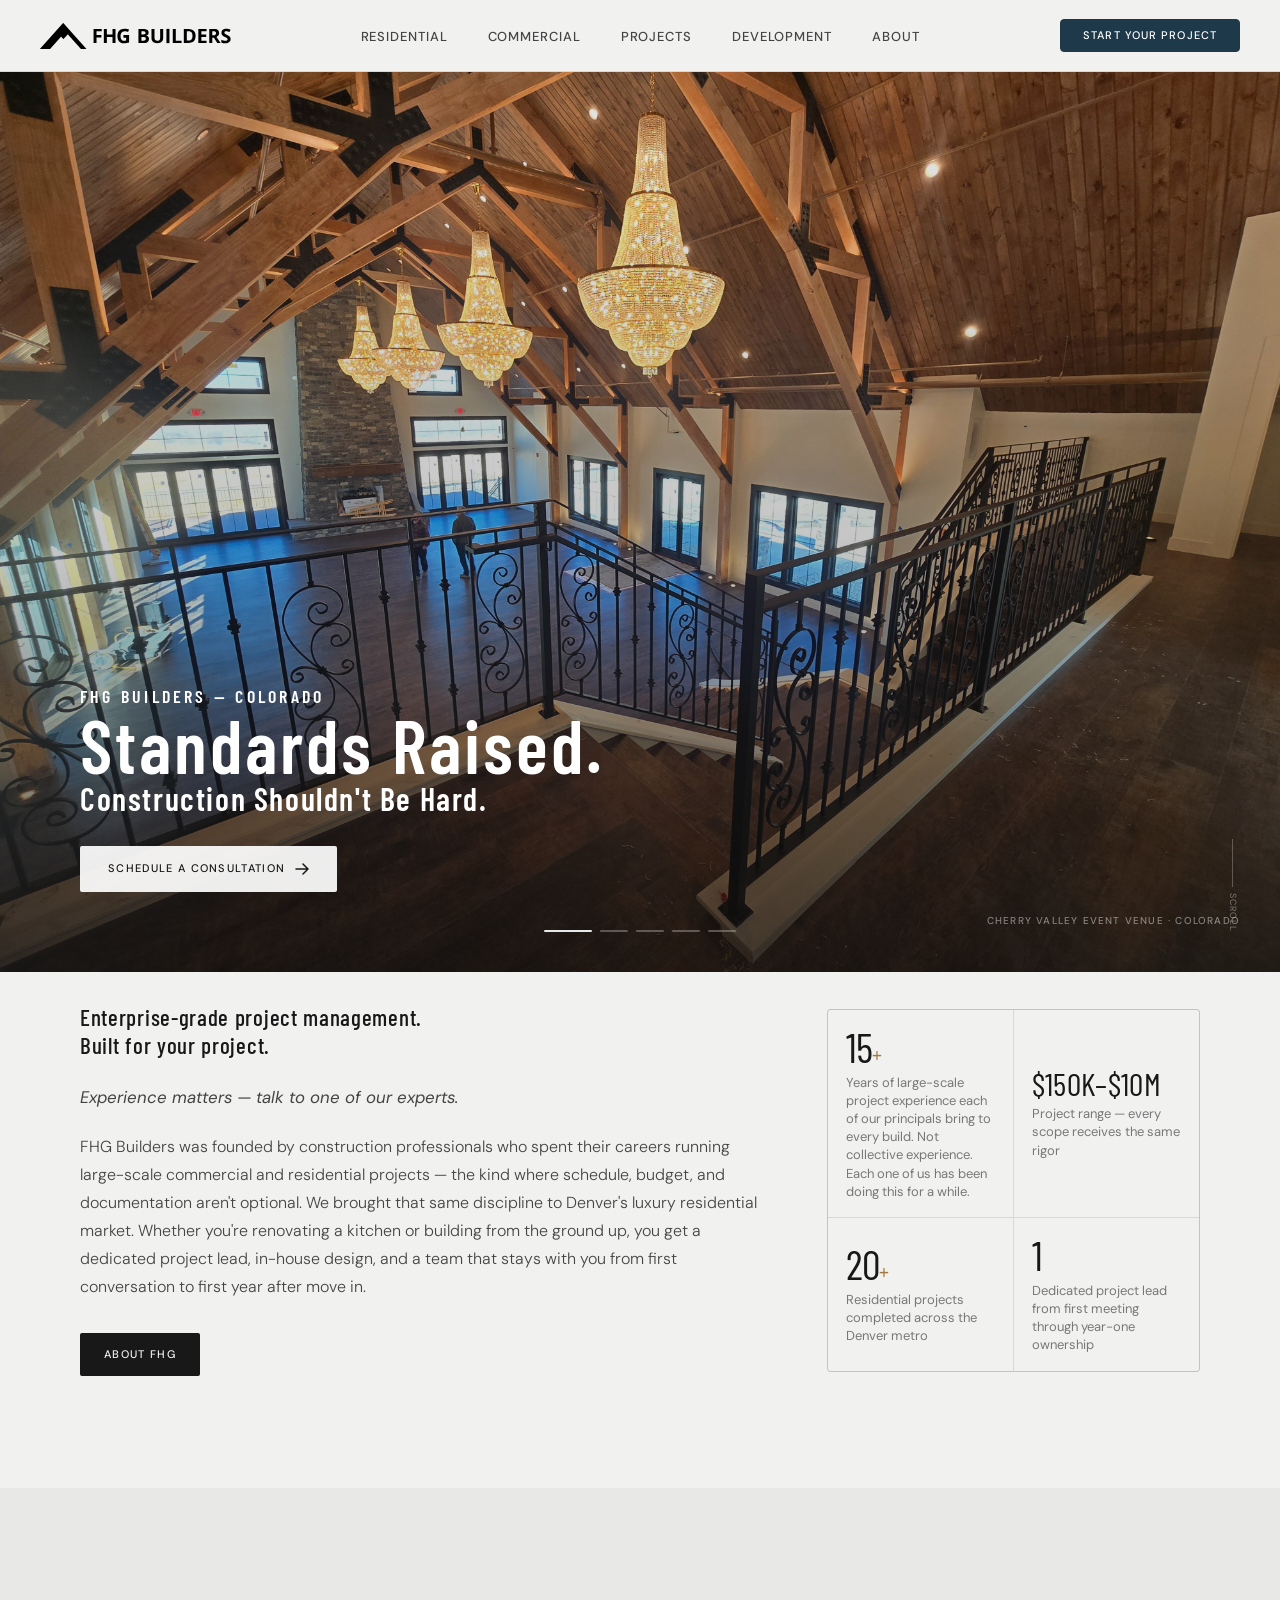
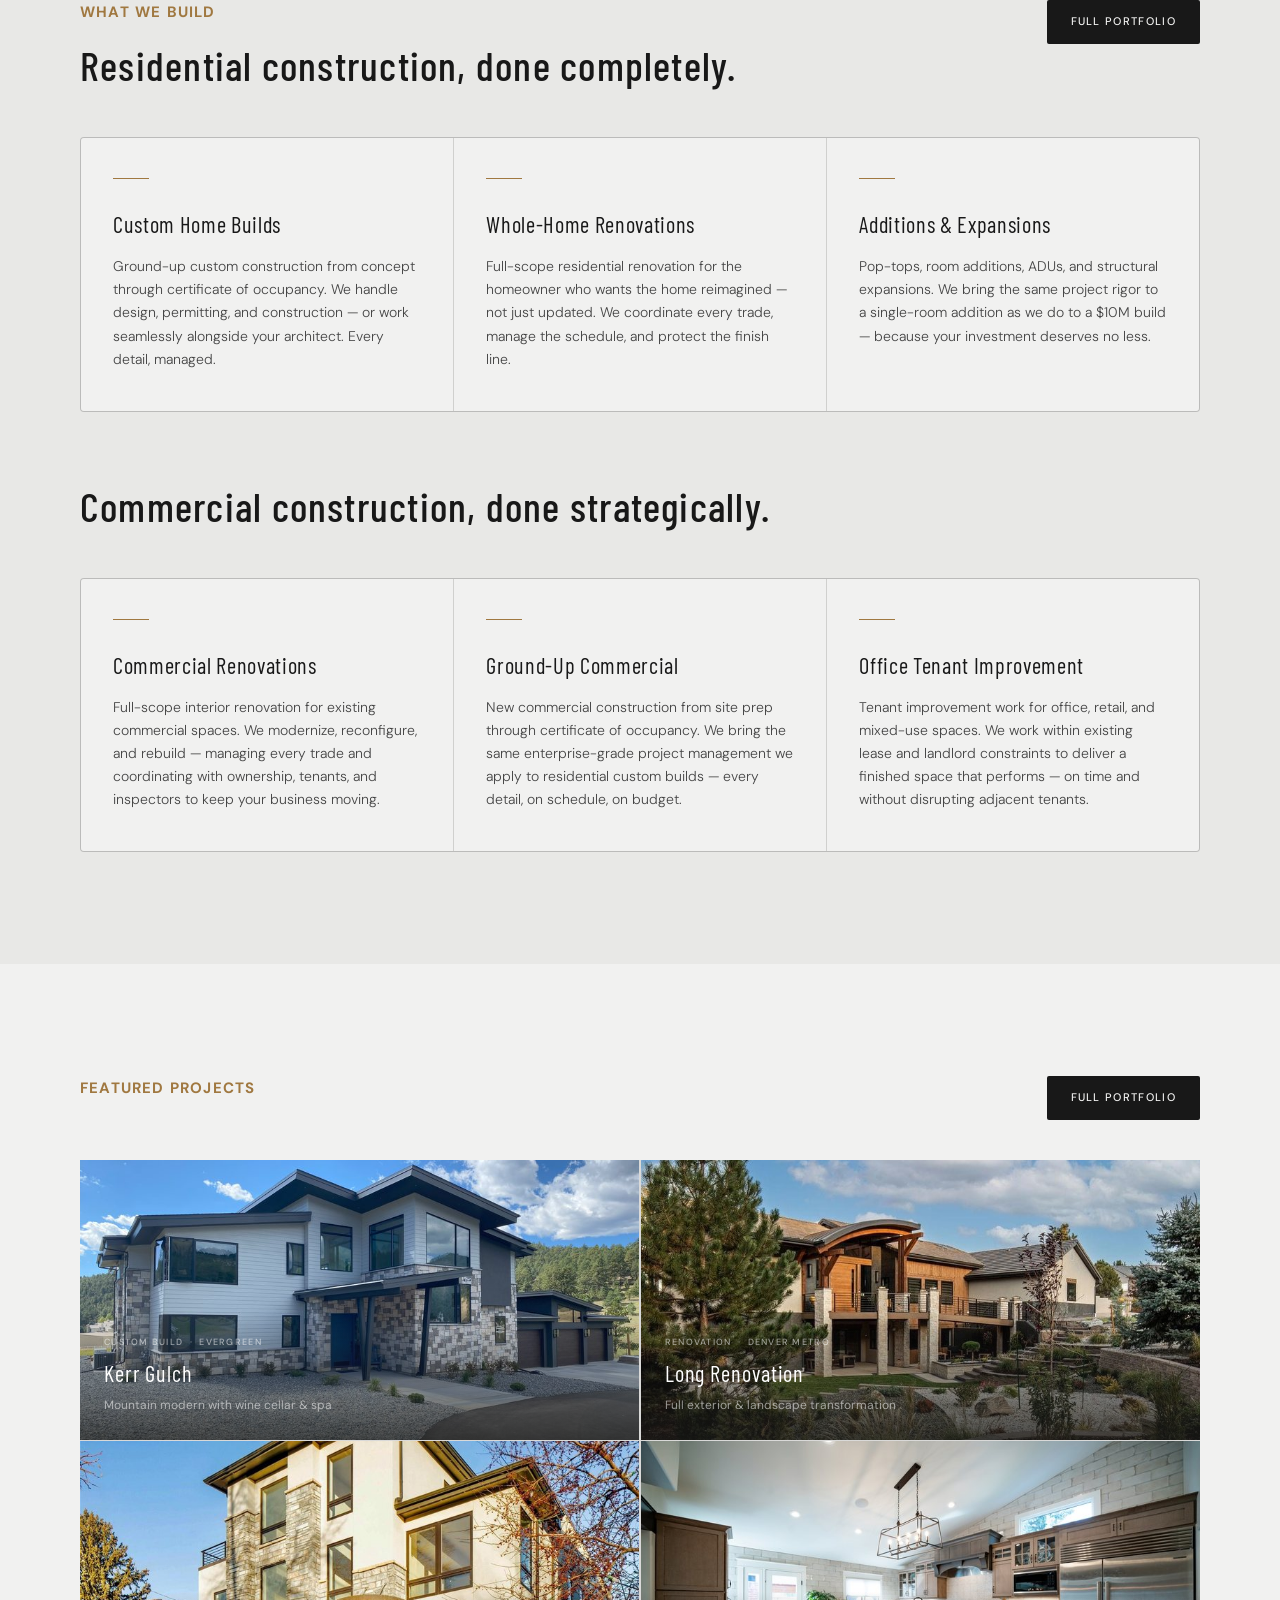
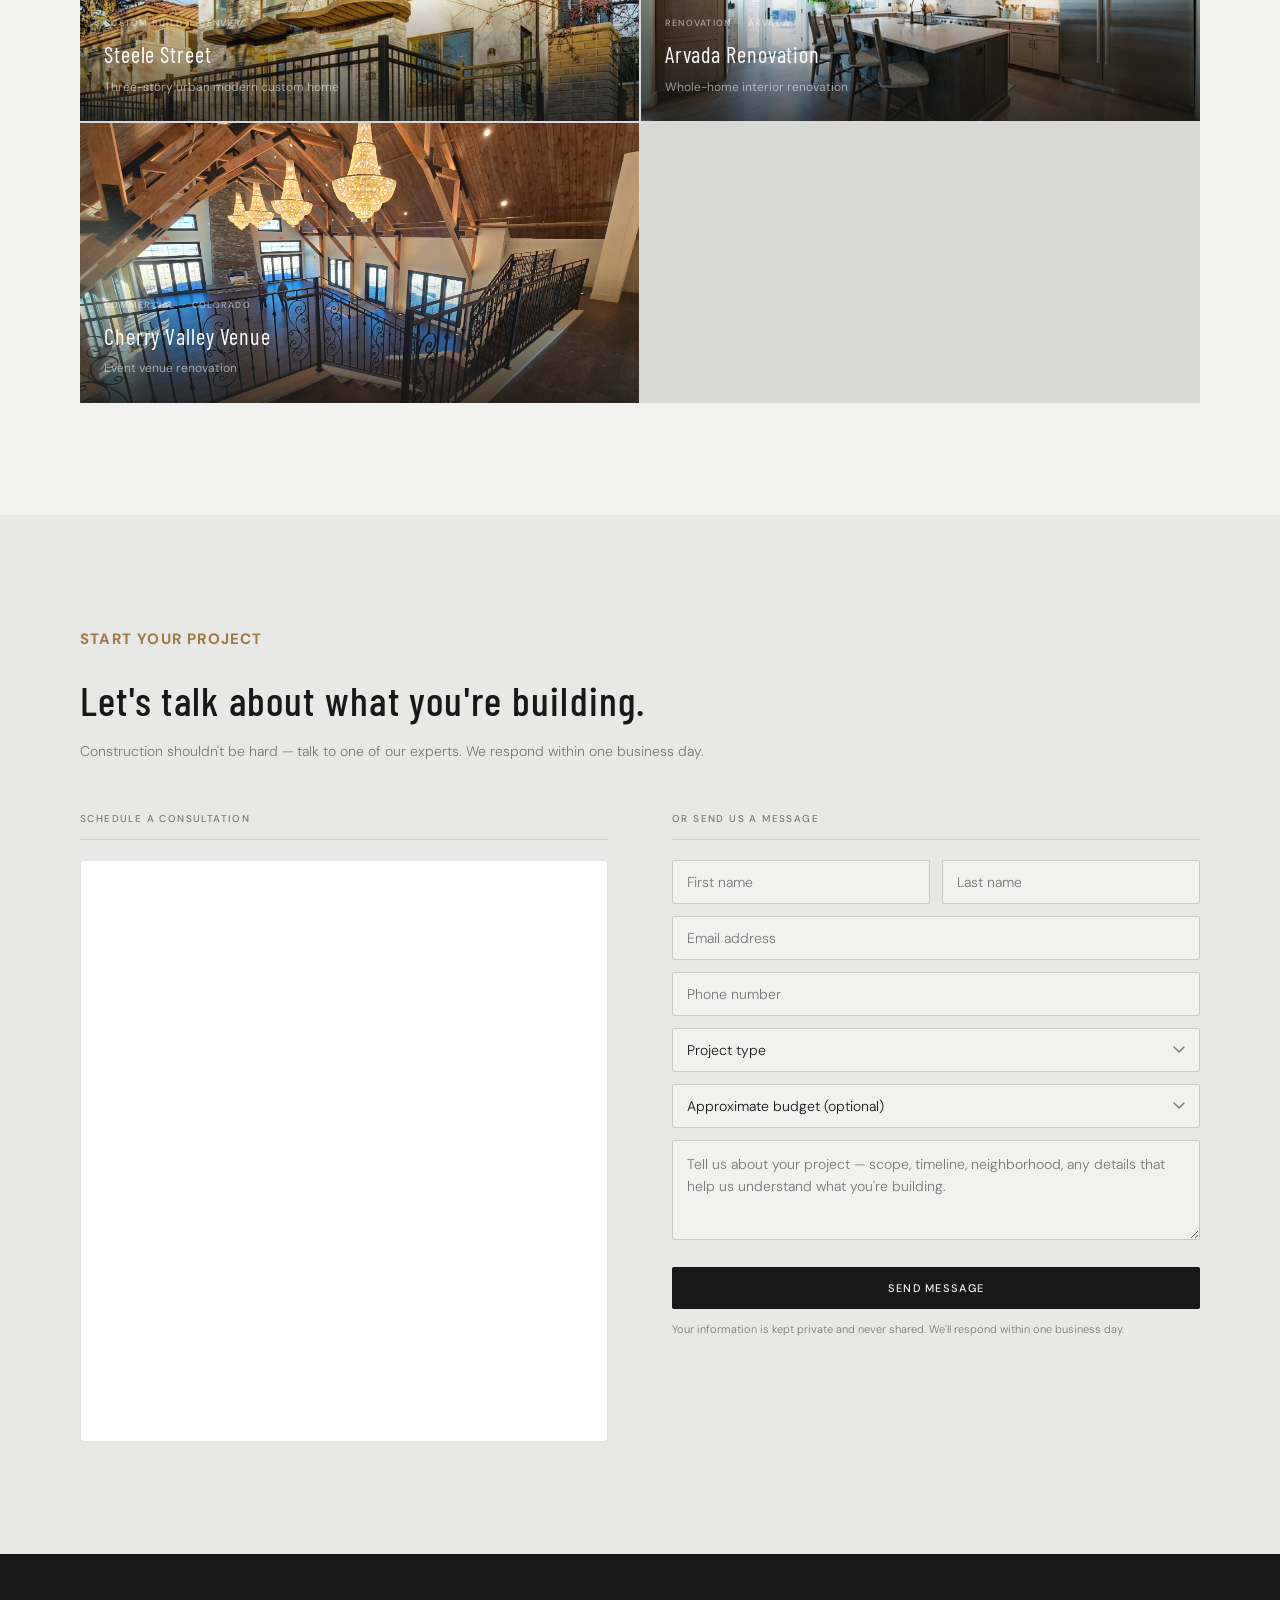
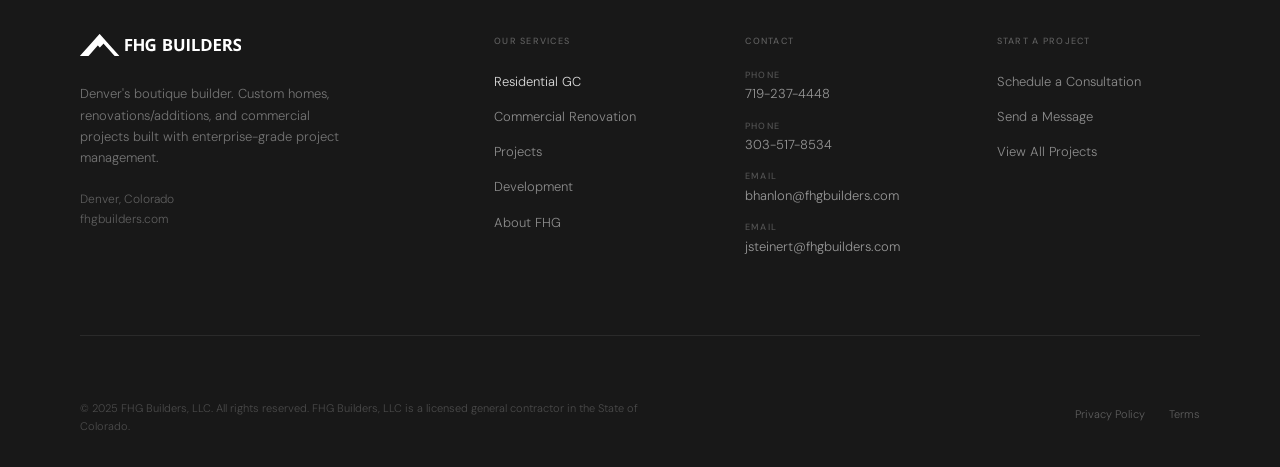
<file: index.html>
<!DOCTYPE html>
<html lang="en">
<head>
<meta charset="UTF-8">
<meta name="viewport" content="width=device-width, initial-scale=1.0">
<title>FHG Builders | Denver Construction — Residential, Commercial & Development</title>
<meta name="description" content="FHG Builders is Denver's boutique construction firm — residential custom homes, renovations, commercial build-outs, and development projects built with enterprise-grade project management.">
<link rel="preconnect" href="https://fonts.googleapis.com">
<link rel="preconnect" href="https://fonts.gstatic.com" crossorigin>
<link href="https://fonts.googleapis.com/css2?family=Barlow+Condensed:wght@300;400;500;600&family=DM+Sans:ital,wght@0,300;0,400;0,500;1,300&display=swap" rel="stylesheet">

<link rel="stylesheet" href="css/main.css">
</head>
<body>

<!-- ============================================================
     NAV
     ============================================================ -->
<nav class="nav" id="main-nav">
  <div class="nav-inner">
    <a href="/" class="nav-logo" aria-label="FHG Builders — Home">
      <svg xmlns="http://www.w3.org/2000/svg" viewBox="0 0 701.27 95.66" aria-hidden="true">
        <g>
          <path d="M207.99,74.02h-10.93V21.64h30.02v9.1h-19.1v13.51h17.77v9.06h-17.77v20.71Z"/>
          <path d="M277.85,74.02h-11.07v-22.61h-20.74v22.61h-11.11V21.64h11.11v20.53h20.74v-20.53h11.07v52.38Z"/>
          <path d="M307.02,44.6h20.78v27.16c-2.75.91-5.6,1.63-8.56,2.17s-6.32.81-10.07.81c-5.21,0-9.63-1.03-13.26-3.08s-6.39-5.09-8.28-9.1-2.83-8.95-2.83-14.8c0-5.49,1.06-10.25,3.17-14.26s5.21-7.12,9.28-9.32,9.05-3.3,14.92-3.3c2.77,0,5.51.3,8.2.9s5.15,1.37,7.34,2.33l-3.69,8.89c-1.6-.81-3.43-1.49-5.48-2.04s-4.2-.82-6.45-.82c-3.22,0-6.03.74-8.4,2.22s-4.22,3.55-5.52,6.22-1.95,5.8-1.95,9.4c0,3.42.47,6.44,1.4,9.08s2.4,4.71,4.41,6.2,4.62,2.24,7.85,2.24c1.58,0,2.91-.08,3.99-.23s2.11-.32,3.06-.48v-10.93h-9.92v-9.24Z"/>
          <path d="M362.15,21.64h16.3c6.97,0,12.25.98,15.84,2.94s5.37,5.4,5.37,10.32c0,1.98-.32,3.77-.95,5.37s-1.55,2.91-2.74,3.94-2.65,1.7-4.37,2.01v.36c1.74.36,3.32.97,4.73,1.85s2.54,2.14,3.39,3.8,1.27,3.86,1.27,6.61c0,3.18-.78,5.9-2.33,8.17s-3.77,4.01-6.65,5.21-6.3,1.81-10.26,1.81h-19.6V21.64ZM373.26,42.38h6.45c3.22,0,5.46-.51,6.7-1.52s1.86-2.51,1.86-4.5-.73-3.45-2.2-4.32-3.79-1.31-6.97-1.31h-5.84v11.64ZM373.26,51.2v13.65h7.24c3.34,0,5.67-.64,6.99-1.93s1.97-3.02,1.97-5.2c0-1.29-.29-2.42-.86-3.4s-1.53-1.74-2.88-2.29-3.21-.82-5.57-.82h-6.88Z"/>
          <path d="M453.21,21.64v33.89c0,3.61-.79,6.86-2.38,9.76s-3.99,5.2-7.2,6.9-7.26,2.54-12.13,2.54c-6.93,0-12.21-1.77-15.84-5.3-3.63-3.54-5.45-8.22-5.45-14.04V21.64h11.07v32.07c0,4.32.88,7.36,2.65,9.1s4.38,2.62,7.85,2.62c2.44,0,4.41-.42,5.93-1.25s2.63-2.13,3.35-3.87,1.07-3.97,1.07-6.66v-31.99h11.07Z"/>
          <path d="M465.15,74.02V21.64h11.11v52.38h-11.11Z"/>
          <path d="M488.57,74.02V21.64h11.11v43.21h21.25v9.17h-32.35Z"/>
          <path d="M572.6,47.33c0,5.9-1.13,10.83-3.39,14.78-2.26,3.95-5.52,6.93-9.8,8.92s-9.42,2.99-15.44,2.99h-14.83V21.64h16.45c5.49,0,10.26.97,14.3,2.92s7.17,4.82,9.39,8.63,3.33,8.52,3.33,14.13ZM561.06,47.61c0-3.87-.57-7.05-1.7-9.55s-2.81-4.34-5.02-5.54-4.94-1.79-8.19-1.79h-5.91v34.11h4.77c5.42,0,9.45-1.45,12.09-4.34s3.96-7.19,3.96-12.9Z"/>
          <path d="M612.74,74.02h-30.17V21.64h30.17v9.1h-19.06v11.5h17.74v9.1h-17.74v13.51h19.06v9.17Z"/>
          <path d="M638.05,21.64c4.75,0,8.68.57,11.77,1.72s5.39,2.88,6.9,5.2,2.26,5.24,2.26,8.78c0,2.39-.45,4.48-1.36,6.27s-2.1,3.31-3.58,4.55-3.08,2.26-4.8,3.05l15.41,22.82h-12.33l-12.5-20.1h-5.91v20.1h-11.11V21.64h15.26ZM637.26,30.74h-3.37v14.15h3.58c3.68,0,6.31-.62,7.9-1.85s2.38-3.04,2.38-5.43-.85-4.25-2.56-5.3-4.35-1.58-7.94-1.58Z"/>
          <path d="M701.27,59.47c0,3.11-.75,5.8-2.26,8.1s-3.7,4.06-6.57,5.3-6.37,1.86-10.48,1.86c-1.82,0-3.59-.12-5.32-.36s-3.39-.59-4.98-1.06-3.1-1.04-4.53-1.74v-10.32c2.48,1.1,5.06,2.09,7.74,2.97s5.33,1.33,7.95,1.33c1.82,0,3.28-.24,4.39-.72s1.92-1.13,2.42-1.97.75-1.79.75-2.87c0-1.31-.44-2.44-1.33-3.37s-2.1-1.8-3.64-2.62-3.28-1.68-5.21-2.62c-1.22-.57-2.54-1.27-3.98-2.1s-2.79-1.83-4.08-3.03-2.35-2.65-3.17-4.35-1.24-3.76-1.24-6.14c0-3.13.72-5.8,2.15-8.03s3.48-3.92,6.14-5.11,5.81-1.77,9.44-1.77c2.72,0,5.32.32,7.79.95s5.06,1.55,7.76,2.74l-3.58,8.63c-2.41-.98-4.57-1.74-6.48-2.28s-3.86-.81-5.84-.81c-1.39,0-2.57.22-3.55.66s-1.72,1.06-2.22,1.86-.75,1.73-.75,2.78c0,1.24.36,2.29,1.09,3.13s1.83,1.67,3.3,2.45,3.3,1.71,5.5,2.76c2.68,1.27,4.96,2.59,6.86,3.96s3.36,2.99,4.39,4.84,1.54,4.15,1.54,6.9Z"/>
        </g>
        <path d="M42.28,47.68L84.84.2c.24-.27.67-.27.91,0l42.57,47.47,42.1,46.95c.36.4.07,1.03-.46,1.03h-18.36c-.36,0-.71-.15-.95-.43l-47.84-53.35c-.24-.27-.67-.27-.92,0l-15.37,17.14c-.21.24-.59.24-.8,0l-7.62-8.5c-.24-.27-.67-.27-.92,0l-40.09,44.71c-.24.27-.59.43-.95.43H.61c-.52,0-.8-.62-.45-1.01l42.12-46.97Z"/>
      </svg>
    </a>

    <ul class="nav-links" id="nav-links">
      <li><a href="residential.html">Residential</a></li>
      <li><a href="commercial.html">Commercial</a></li>
      <li><a href="portfolio.html">Projects</a></li>
      <li><a href="development.html">Development</a></li>
      <li><a href="about.html">About</a></li>
    </ul>

    <a href="#inquiry" class="nav-cta">Start Your Project</a>

    <button class="nav-toggle" id="nav-toggle" aria-label="Open menu" aria-expanded="false">
      <span></span>
      <span></span>
      <span></span>
    </button>
  </div>
</nav>


<section class="hero" aria-label="FHG Builders — Featured Projects">
  <div class="hero-slides">
      <div class="hero-slide active" data-index="0">
        <img src="images/Commercial/cover-cherryvalley.jpg" alt="Cherry Valley Event Venue" loading="eager">
        <div class="hero-gradient"></div>
      </div>
      <div class="hero-slide" data-index="1">
        <img src="images/hero/hero-long.jpg" alt="Long Renovation · Denver Metro" loading="lazy">
        <div class="hero-gradient"></div>
      </div>
      <div class="hero-slide" data-index="2">
        <img src="images/hero/hero-steele.jpg" alt="Steele Street · Denver" loading="lazy">
        <div class="hero-gradient"></div>
      </div>
      <div class="hero-slide" data-index="3">
        <img src="images/hero/hero-kerr.jpg" alt="Kerr Gulch · Evergreen" loading="lazy">
        <div class="hero-gradient"></div>
      </div>
      <div class="hero-slide" data-index="4">
        <img src="images/hero/hero-cherry.jpg" alt="Cherry Hills Village · South Denver" loading="lazy">
        <div class="hero-gradient"></div>
      </div>
  </div>

  <!-- Slide content — stays fixed over changing slides -->
  <div class="hero-content">
    <div class="hero-content-inner">
      <h1 style="line-height:1.0;">
        <span style="display:block; font-size:clamp(0.95rem, 1.4vw, 1.2rem); font-weight:600; letter-spacing:0.18em; color:#ffffff; margin-bottom:0.15em;">FHG BUILDERS — COLORADO</span>
        <span style="display:block;">Standards Raised.</span>
        <span style="display:block; font-weight:600; font-size:clamp(1.5rem, 2.5vw, 2.3rem); letter-spacing:0.05em; color:#ffffff;">Construction Shouldn't Be Hard.</span>
      </h1>
      <a href="#inquiry" class="hero-cta">
        Schedule a Consultation
        <svg viewBox="0 0 14 14" fill="none" xmlns="http://www.w3.org/2000/svg" aria-hidden="true">
          <path d="M1 7h12M8 2l5 5-5 5" stroke="currentColor" stroke-width="1.5" stroke-linecap="round" stroke-linejoin="round"/>
        </svg>
      </a>
    </div>
  </div>

  <!-- Slide indicators -->
  <div class="hero-indicators" aria-label="Slide navigation">
    <button class="hero-ind active" data-slide="0" aria-label="Cherry Valley"></button>
    <button class="hero-ind" data-slide="1" aria-label="Long Renovation"></button>
    <button class="hero-ind" data-slide="2" aria-label="Steele Street"></button>
    <button class="hero-ind" data-slide="3" aria-label="Kerr Gulch"></button>
    <button class="hero-ind" data-slide="4" aria-label="Cherry Hills Village"></button>
  </div>

  <!-- Project label -->
  <div class="hero-proj-label" id="hero-proj-label">Cherry Valley Event Venue · Colorado</div>

  <div class="hero-scroll" aria-hidden="true">
    <div class="hero-scroll-line"></div>
    <span>Scroll</span>
  </div>
</section>

<!-- Mobile-only tagline block — hidden on desktop via CSS -->
<div class="hero-mobile-tagline">
  <h2>
    <span>FHG Builders — Colorado</span>
    Standards Raised.
  </h2>
  <h2 class="hero-mobile-tagline-sub">Construction shouldn't be hard.</h2>
  <a href="#inquiry" class="btn-primary" style="margin-top:0.5rem; display:inline-block;">Schedule a Consultation</a>
</div>


<!-- ============================================================
     §2 BRAND STATEMENT
     ============================================================ -->
<section class="brand-statement">
  <div class="container">
    <div class="brand-statement-grid">
      <div>
        <h2 class="fade-up" style="margin-top:0;">Enterprise-grade project management.<br>Built for your project.</h2>
        <p class="fade-up fade-up-delay-1" style="font-size:1.05rem; font-weight:400; color:var(--c-text-mid); margin-bottom:1.25rem; font-style:italic;">Experience matters — talk to one of our experts.</p>
        <p class="fade-up fade-up-delay-2">FHG Builders was founded by construction professionals who spent their careers running large-scale commercial and residential projects — the kind where schedule, budget, and documentation aren't optional. We brought that same discipline to Denver's luxury residential market. Whether you're renovating a kitchen or building from the ground up, you get a dedicated project lead, in-house design, and a team that stays with you from first conversation to first year after move in.</p>
        <div class="brand-btns fade-up fade-up-delay-3">
          <a href="about.html" class="btn-primary">About FHG</a>
        </div>
      </div>
      <div class="fade-up fade-up-delay-2">
        <div class="stats-grid">
          <div class="stat-tile">
            <div class="stat-number">15<span>+</span></div>
            <div class="stat-label">Years of large-scale project experience each of our principals bring to every build. Not collective experience. Each one of us has been doing this for a while.</div>
          </div>
          <div class="stat-tile">
            <div class="stat-number" style="font-size:2rem; letter-spacing:0.01em;">$150K–$10M</div>
            <div class="stat-label">Project range — every scope receives the same rigor</div>
          </div>
          <div class="stat-tile">
            <div class="stat-number">20<span>+</span></div>
            <div class="stat-label">Residential projects completed across the Denver metro</div>
          </div>
          <div class="stat-tile">
            <div class="stat-number">1</div>
            <div class="stat-label">Dedicated project lead from first meeting through year-one ownership</div>
          </div>
        </div>
      </div>
    </div>
  </div>
</section>


<!-- ============================================================
     §3 SERVICES
     ============================================================ -->
<section class="services">
  <div class="container">
    <div class="services-header services-header--top-align">
      <div>
        <span class="label-tag fade-up">What we build</span>
        <h2 class="services-subhead fade-up fade-up-delay-1">Residential construction, done completely.</h2>
      </div>
      <a href="portfolio.html" class="btn-primary fade-up">Full Portfolio</a>
    </div>
    <div class="services-grid">
      <div class="service-card fade-up">
        <div class="service-icon"></div>
        <h3>Custom Home Builds</h3>
        <p>Ground-up custom construction from concept through certificate of occupancy. We handle design, permitting, and construction — or work seamlessly alongside your architect. Every detail, managed.</p>
      </div>
      <div class="service-card fade-up fade-up-delay-1">
        <div class="service-icon"></div>
        <h3>Whole-Home Renovations</h3>
        <p>Full-scope residential renovation for the homeowner who wants the home reimagined — not just updated. We coordinate every trade, manage the schedule, and protect the finish line.</p>
      </div>
      <div class="service-card fade-up fade-up-delay-2">
        <div class="service-icon"></div>
        <h3>Additions &amp; Expansions</h3>
        <p>Pop-tops, room additions, ADUs, and structural expansions. We bring the same project rigor to a single-room addition as we do to a $10M build — because your investment deserves no less.</p>
      </div>
    </div>

    <!-- Commercial Services -->
    <div class="services-header" style="margin-top: 4rem;">
      <div>
        <h2 class="services-subhead fade-up fade-up-delay-1">Commercial construction, done strategically.</h2>
      </div>
    </div>
    <div class="services-grid">
      <div class="service-card fade-up">
        <div class="service-icon"></div>
        <h3>Commercial Renovations</h3>
        <p>Full-scope interior renovation for existing commercial spaces. We modernize, reconfigure, and rebuild — managing every trade and coordinating with ownership, tenants, and inspectors to keep your business moving.</p>
      </div>
      <div class="service-card fade-up fade-up-delay-1">
        <div class="service-icon"></div>
        <h3>Ground-Up Commercial</h3>
        <p>New commercial construction from site prep through certificate of occupancy. We bring the same enterprise-grade project management we apply to residential custom builds — every detail, on schedule, on budget.</p>
      </div>
      <div class="service-card fade-up fade-up-delay-2">
        <div class="service-icon"></div>
        <h3>Office Tenant Improvement</h3>
        <p>Tenant improvement work for office, retail, and mixed-use spaces. We work within existing lease and landlord constraints to deliver a finished space that performs — on time and without disrupting adjacent tenants.</p>
      </div>
    </div>
  </div>
</section>


<!-- ============================================================
     §4 PORTFOLIO
     ============================================================ -->
<section class="portfolio" id="portfolio">
  <div class="container">
    <div class="portfolio-header portfolio-header--top-align">
      <div>
        <span class="label-tag portfolio-label fade-up">Featured Projects</span>
      </div>
      <a href="portfolio.html" class="btn-primary fade-up">Full Portfolio</a>
    </div>

    <!-- 4-up grid -->
    <div class="portfolio-grid">
      <div class="portfolio-grid-item fade-up" role="img" aria-label="Kerr Gulch — Custom Build">
        <div class="proj-img-bg">
          <img src="images/residential/cover-kerr.jpg" alt="Kerr Gulch — mountain modern">
        </div>
        <div class="proj-overlay"></div>
        <div class="proj-info">
          <div class="proj-label">Custom Build &nbsp;·&nbsp; Evergreen</div>
          <div class="proj-name">Kerr Gulch</div>
          <div class="proj-sub">Mountain modern with wine cellar &amp; spa</div>
        </div>
      </div>

      <div class="portfolio-grid-item fade-up fade-up-delay-1" role="img" aria-label="Long Renovation">
        <div class="proj-img-bg">
          <img src="images/residential/cover-long.jpg" alt="Long Renovation — timber and stone exterior">
        </div>
        <div class="proj-overlay"></div>
        <div class="proj-info">
          <div class="proj-label">Renovation &nbsp;·&nbsp; Denver Metro</div>
          <div class="proj-name">Long Renovation</div>
          <div class="proj-sub">Full exterior &amp; landscape transformation</div>
        </div>
      </div>

      <div class="portfolio-grid-item fade-up fade-up-delay-2" role="img" aria-label="Steele Street — Custom Build">
        <div class="proj-img-bg">
          <img src="images/residential/cover-steele.jpg" alt="Steele Street — three-story urban modern">
        </div>
        <div class="proj-overlay"></div>
        <div class="proj-info">
          <div class="proj-label">Custom Build &nbsp;·&nbsp; Denver</div>
          <div class="proj-name">Steele Street</div>
          <div class="proj-sub">Three-story urban modern custom home</div>
        </div>
      </div>

      <div class="portfolio-grid-item fade-up fade-up-delay-3" role="img" aria-label="Arvada Renovation">
        <div class="proj-img-bg">
          <img src="images/residential/cover-arvada.jpg" alt="Arvada Renovation — full home interior">
        </div>
        <div class="proj-overlay"></div>
        <div class="proj-info">
          <div class="proj-label">Renovation &nbsp;·&nbsp; Arvada</div>
          <div class="proj-name">Arvada Renovation</div>
          <div class="proj-sub">Whole-home interior renovation</div>
        </div>
      </div>

      <div class="portfolio-grid-item fade-up" role="img" aria-label="Cherry Valley Event Venue">
        <div class="proj-img-bg">
          <img src="images/Commercial/cover-cherryvalley.jpg" alt="Cherry Valley Event Venue">
        </div>
        <div class="proj-overlay"></div>
        <div class="proj-info">
          <div class="proj-label">Commercial &nbsp;·&nbsp; Colorado</div>
          <div class="proj-name">Cherry Valley Venue</div>
          <div class="proj-sub">Event venue renovation</div>
        </div>
      </div>
    </div>


  </div>
</section>


<!-- Process section removed — reserved for Residential page -->


<!-- ============================================================
     §6 TESTIMONIAL
     ============================================================ -->
<!-- Testimonial removed — to be re-added when real quotes available -->


<!-- ============================================================
     §7 INQUIRY
     ============================================================ -->
<section class="inquiry" id="inquiry">
  <div class="container">
    <span class="label-tag inquiry-label fade-up">Start your project</span>
    <h2 class="fade-up fade-up-delay-1">Let's talk about what you're building.</h2>
    <p class="inquiry-sub fade-up fade-up-delay-2">Construction shouldn't be hard — talk to one of our experts. We respond within one business day.</p>

    <div class="inquiry-grid">
      <!-- Calendly -->
      <div class="fade-up">
        <span class="inquiry-col-label">Schedule a consultation</span>
        <div class="calendly-wrap">
          <!-- Calendly inline widget -->
          <div class="calendly-inline-widget"
               data-url="https://calendly.com/bhanlon-fhgbuilders/consultation?hide_gdpr_banner=1&primary_color=1a1a18"
               style="min-width:100%;height:580px;">
          </div>
          <script type="text/javascript" src="https://assets.calendly.com/assets/external/widget.js" async></script>
        </div>
      </div>

      <!-- Contact form -->
      <div class="fade-up fade-up-delay-1">
        <span class="inquiry-col-label">Or send us a message</span>
        <form id="inquiry-form" novalidate>
          <div class="form-row">
            <input type="text" name="first_name" placeholder="First name" required autocomplete="given-name">
            <input type="text" name="last_name" placeholder="Last name" required autocomplete="family-name">
          </div>
          <div class="form-group">
            <input type="email" name="email" placeholder="Email address" required autocomplete="email">
          </div>
          <div class="form-group">
            <input type="tel" name="phone" placeholder="Phone number" autocomplete="tel">
          </div>
          <div class="form-group">
            <select name="project_type" required>
              <option value="" disabled selected>Project type</option>
              <option value="custom_build">Custom Home Build</option>
              <option value="whole_home_reno">Whole-Home Renovation</option>
              <option value="addition">Addition or Expansion</option>
              <option value="kitchen_bath">Kitchen or Bath Renovation</option>
              <option value="not_sure">Not Sure Yet</option>
            </select>
          </div>
          <div class="form-group">
            <select name="budget_range">
              <option value="" disabled selected>Approximate budget (optional)</option>
              <option value="150_500">$150K – $500K</option>
              <option value="500_1m">$500K – $1M</option>
              <option value="1m_3m">$1M – $3M</option>
              <option value="3m_plus">$3M+</option>
            </select>
          </div>
          <div class="form-group">
            <textarea name="message" placeholder="Tell us about your project — scope, timeline, neighborhood, any details that help us understand what you're building."></textarea>
          </div>
          <button type="submit" class="btn-submit">Send Message</button>
          <p class="form-privacy">Your information is kept private and never shared. We'll respond within one business day.</p>
        </form>
      </div>
    </div>
  </div>
</section>


<!-- ============================================================
     FOOTER
     ============================================================ -->
<footer class="footer">
  <div class="container">
    <div class="footer-grid">

      <!-- Brand col -->
      <div class="footer-brand">
        <svg xmlns="http://www.w3.org/2000/svg" viewBox="0 0 701.27 95.66" aria-label="FHG Builders">
          <defs><style>.cls-1{fill:#fff;}</style></defs>
          <g>
            <path class="cls-1" d="M207.99,74.02h-10.93V21.64h30.02v9.1h-19.1v13.51h17.77v9.06h-17.77v20.71Z"/>
            <path class="cls-1" d="M277.85,74.02h-11.07v-22.61h-20.74v22.61h-11.11V21.64h11.11v20.53h20.74v-20.53h11.07v52.38Z"/>
            <path class="cls-1" d="M307.02,44.6h20.78v27.16c-2.75.91-5.6,1.63-8.56,2.17s-6.32.81-10.07.81c-5.21,0-9.63-1.03-13.26-3.08s-6.39-5.09-8.28-9.1-2.83-8.95-2.83-14.8c0-5.49,1.06-10.25,3.17-14.26s5.21-7.12,9.28-9.32,9.05-3.3,14.92-3.3c2.77,0,5.51.3,8.2.9s5.15,1.37,7.34,2.33l-3.69,8.89c-1.6-.81-3.43-1.49-5.48-2.04s-4.2-.82-6.45-.82c-3.22,0-6.03.74-8.4,2.22s-4.22,3.55-5.52,6.22-1.95,5.8-1.95,9.4c0,3.42.47,6.44,1.4,9.08s2.4,4.71,4.41,6.2,4.62,2.24,7.85,2.24c1.58,0,2.91-.08,3.99-.23s2.11-.32,3.06-.48v-10.93h-9.92v-9.24Z"/>
            <path class="cls-1" d="M362.15,21.64h16.3c6.97,0,12.25.98,15.84,2.94s5.37,5.4,5.37,10.32c0,1.98-.32,3.77-.95,5.37s-1.55,2.91-2.74,3.94-2.65,1.7-4.37,2.01v.36c1.74.36,3.32.97,4.73,1.85s2.54,2.14,3.39,3.8,1.27,3.86,1.27,6.61c0,3.18-.78,5.9-2.33,8.17s-3.77,4.01-6.65,5.21-6.3,1.81-10.26,1.81h-19.6V21.64ZM373.26,42.38h6.45c3.22,0,5.46-.51,6.7-1.52s1.86-2.51,1.86-4.5-.73-3.45-2.2-4.32-3.79-1.31-6.97-1.31h-5.84v11.64ZM373.26,51.2v13.65h7.24c3.34,0,5.67-.64,6.99-1.93s1.97-3.02,1.97-5.2c0-1.29-.29-2.42-.86-3.4s-1.53-1.74-2.88-2.29-3.21-.82-5.57-.82h-6.88Z"/>
            <path class="cls-1" d="M453.21,21.64v33.89c0,3.61-.79,6.86-2.38,9.76s-3.99,5.2-7.2,6.9-7.26,2.54-12.13,2.54c-6.93,0-12.21-1.77-15.84-5.3s-5.45-8.22-5.45-14.04V21.64h11.07v32.07c0,4.32.88,7.36,2.65,9.1s4.38,2.62,7.85,2.62c2.44,0,4.41-.42,5.93-1.25s2.63-2.13,3.35-3.87,1.07-3.97,1.07-6.66v-31.99h11.07Z"/>
            <path class="cls-1" d="M465.15,74.02V21.64h11.11v52.38h-11.11Z"/>
            <path class="cls-1" d="M488.57,74.02V21.64h11.11v43.21h21.25v9.17h-32.35Z"/>
            <path class="cls-1" d="M572.6,47.33c0,5.9-1.13,10.83-3.39,14.78s-5.52,6.93-9.8,8.92-9.42,2.99-15.44,2.99h-14.83V21.64h16.45c5.49,0,10.26.97,14.3,2.92s7.17,4.82,9.39,8.63,3.33,8.52,3.33,14.13ZM561.06,47.61c0-3.87-.57-7.05-1.7-9.55s-2.81-4.34-5.02-5.54-4.94-1.79-8.19-1.79h-5.91v34.11h4.77c5.42,0,9.45-1.45,12.09-4.34,2.64-2.89,3.96-7.19,3.96-12.9Z"/>
            <path class="cls-1" d="M612.74,74.02h-30.17V21.64h30.17v9.1h-19.06v11.5h17.74v9.1h-17.74v13.51h19.06v9.17Z"/>
            <path class="cls-1" d="M638.05,21.64c4.75,0,8.68.57,11.77,1.72s5.39,2.88,6.9,5.2,2.26,5.24,2.26,8.78c0,2.39-.45,4.48-1.36,6.27s-2.1,3.31-3.58,4.55-3.08,2.26-4.8,3.05l15.41,22.82h-12.33l-12.5-20.1h-5.91v20.1h-11.11V21.64h15.26ZM637.26,30.74h-3.37v14.15h3.58c3.68,0,6.31-.62,7.9-1.85s2.38-3.04,2.38-5.43-.85-4.25-2.56-5.3-4.35-1.58-7.94-1.58Z"/>
            <path class="cls-1" d="M701.27,59.47c0,3.11-.75,5.8-2.26,8.1s-3.7,4.06-6.57,5.3-6.37,1.86-10.48,1.86c-1.82,0-3.59-.12-5.32-.36s-3.39-.59-4.98-1.06-3.1-1.04-4.53-1.74v-10.32c2.48,1.1,5.06,2.09,7.74,2.97s5.33,1.33,7.95,1.33c1.82,0,3.28-.24,4.39-.72s1.92-1.13,2.42-1.97.75-1.79.75-2.87c0-1.31-.44-2.44-1.33-3.37s-2.1-1.8-3.64-2.62-3.28-1.68-5.21-2.62c-1.22-.57-2.54-1.27-3.98-2.1s-2.79-1.83-4.08-3.03-2.35-2.65-3.17-4.35-1.24-3.76-1.24-6.14c0-3.13.72-5.8,2.15-8.03s3.48-3.92,6.14-5.11,5.81-1.77,9.44-1.77c2.72,0,5.32.32,7.79.95s5.06,1.55,7.76,2.74l-3.58,8.63c-2.41-.98-4.57-1.74-6.48-2.28s-3.86-.81-5.84-.81c-1.39,0-2.57.22-3.55.66s-1.72,1.06-2.22,1.86-.75,1.73-.75,2.78c0,1.24.36,2.29,1.09,3.13s1.83,1.67,3.3,2.45,3.3,1.71,5.5,2.76c2.68,1.27,4.96,2.59,6.86,3.96s3.36,2.99,4.39,4.84,1.54,4.15,1.54,6.9Z"/>
          </g>
          <path class="cls-1" d="M42.28,47.68L84.84.2c.24-.27.67-.27.91,0l42.57,47.47,42.1,46.95c.36.4.07,1.03-.46,1.03h-18.36c-.36,0-.71-.15-.95-.43l-47.84-53.35c-.24-.27-.67-.27-.92,0l-15.37,17.14c-.21.24-.59.24-.8,0l-7.62-8.5c-.24-.27-.67-.27-.92,0l-40.09,44.71c-.24.27-.59.43-.95.43H.61c-.52,0-.8-.62-.45-1.01l42.12-46.97Z"/>
        </svg>
        <p>Denver's boutique builder. Custom homes, renovations/additions, and commercial projects built with enterprise-grade project management.</p>
        <address class="footer-address">
          Denver, Colorado<br>
          fhgbuilders.com
        </address>
      </div>

      <!-- Business lines -->
      <div class="footer-col">
        <h4>Our Services</h4>
        <ul>
          <li><a href="residential.html" class="active-link">Residential GC</a></li>
          <li><a href="commercial.html">Commercial Renovation</a></li>
          <li><a href="portfolio.html">Projects</a></li>
          <li><a href="development.html">Development</a></li>
          <li><a href="about.html">About FHG</a></li>
        </ul>
      </div>

      <!-- Contact -->
      <div class="footer-col">
        <h4>Contact</h4>
        <div class="footer-contact-item">
          <span class="contact-type">Phone</span>
          <a href="tel:7192374448">719-237-4448</a>
        </div>
        <div class="footer-contact-item">
          <span class="contact-type">Phone</span>
          <a href="tel:3035178534">303-517-8534</a>
        </div>
        <div class="footer-contact-item">
          <span class="contact-type">Email</span>
          <a href="mailto:bhanlon@fhgbuilders.com">bhanlon@fhgbuilders.com</a>
        </div>
        <div class="footer-contact-item">
          <span class="contact-type">Email</span>
          <a href="mailto:jsteinert@fhgbuilders.com">jsteinert@fhgbuilders.com</a>
        </div>
      </div>

      <!-- Start a project -->
      <div class="footer-col">
        <h4>Start a Project</h4>
        <ul>
          <li><a href="https://calendly.com/bhanlon-fhgbuilders/consultation" target="_blank" rel="noopener">Schedule a Consultation</a></li>
          <li><a href="#inquiry">Send a Message</a></li>
          <li><a href="portfolio.html">View All Projects</a></li>
        </ul>
      </div>

    </div>

    <!-- Footer base -->
    <div class="footer-base">
      <p class="footer-legal">
        © 2025 FHG Builders, LLC. All rights reserved. FHG Builders, LLC is a licensed general contractor in the State of Colorado.
      </p>
      <ul class="footer-links">
        <li><a href="/privacy">Privacy Policy</a></li>
        <li><a href="/terms">Terms</a></li>
      </ul>
    </div>
  </div>
</footer>


<!-- ============================================================
     JAVASCRIPT
     ============================================================ -->
<script src="js/main.js"></script>

</body>
</html>
</file>
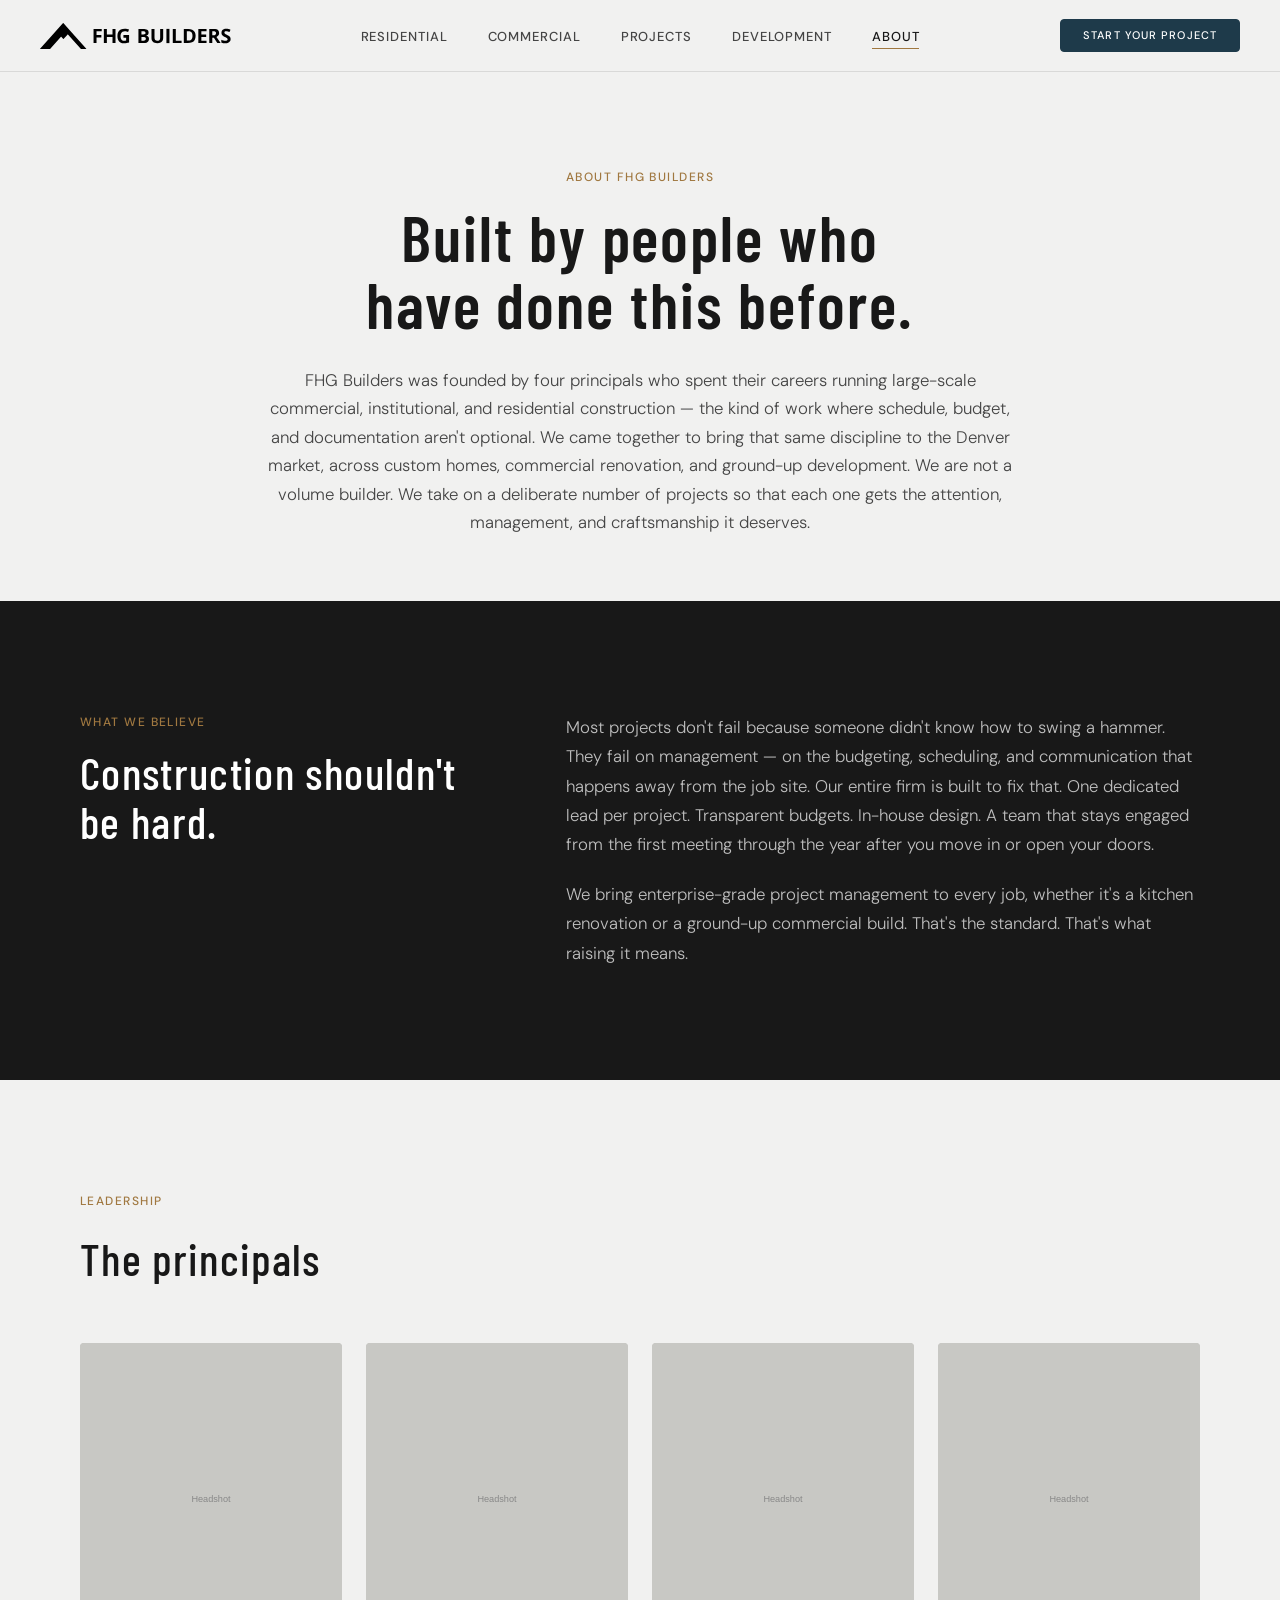
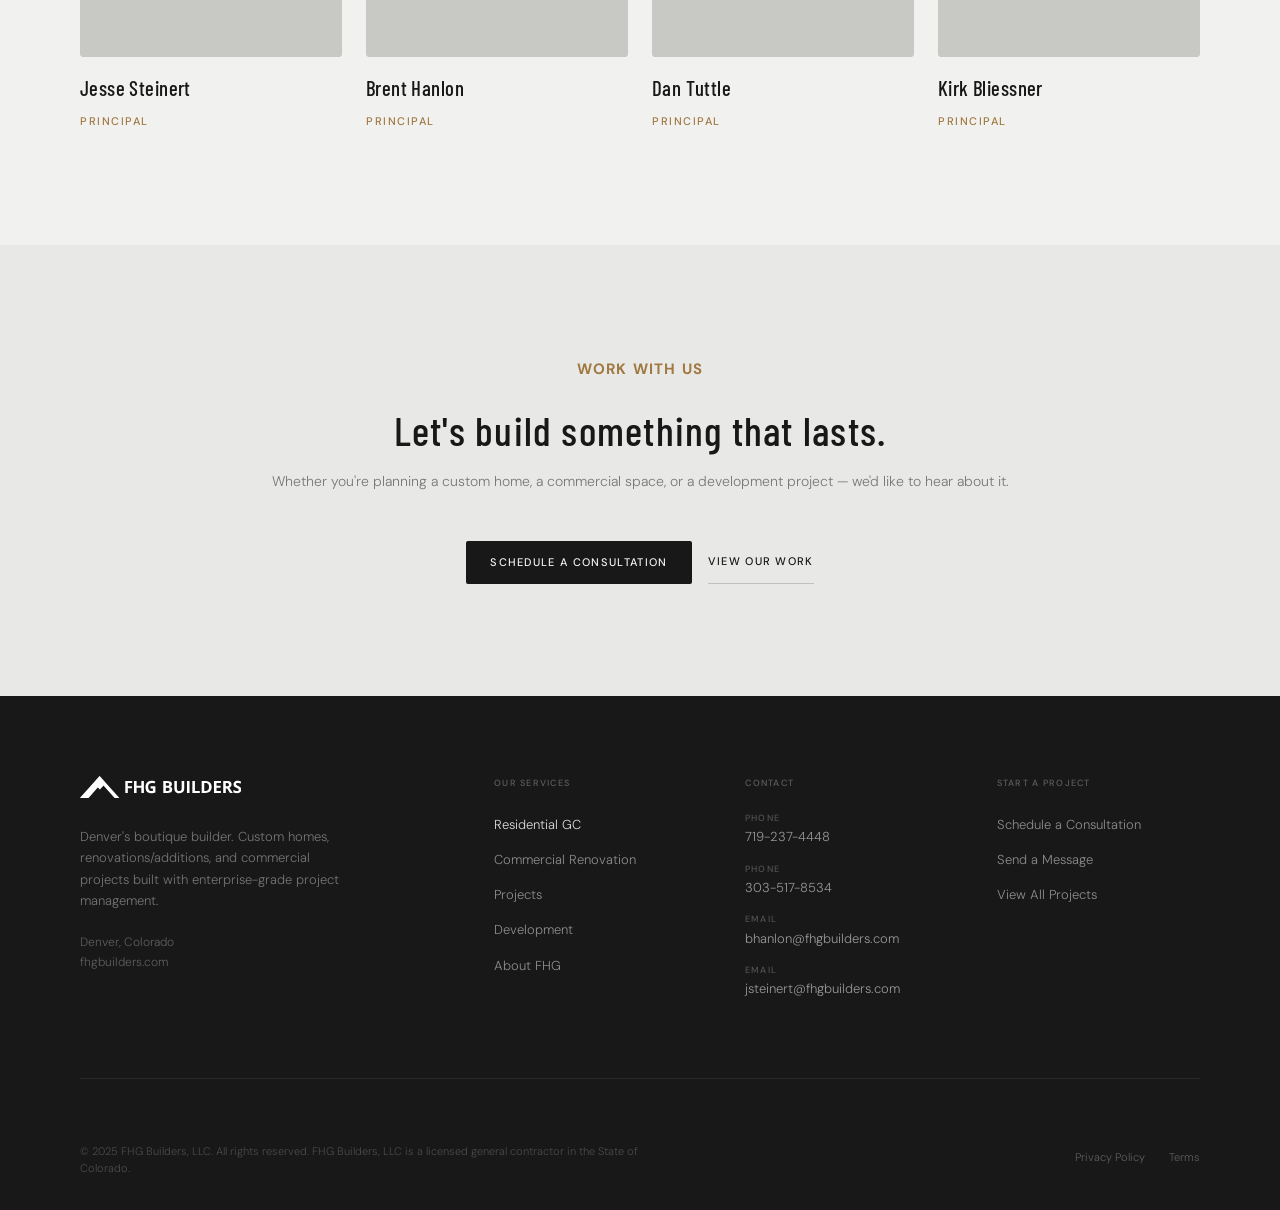
<file: about.html>
<!DOCTYPE html>
<html lang="en">
<head>
<meta charset="UTF-8">
<meta name="viewport" content="width=device-width, initial-scale=1.0">
<title>About — FHG Builders | Denver Construction & Development</title>
<meta name="description" content="Meet the team behind FHG Builders. Four principals with decades of combined large-scale construction, estimating, and development experience serving the Denver metro.">
<link rel="preconnect" href="https://fonts.googleapis.com">
<link rel="preconnect" href="https://fonts.gstatic.com" crossorigin>
<link href="https://fonts.googleapis.com/css2?family=Barlow+Condensed:wght@300;400;500;600&family=DM+Sans:ital,wght@0,300;0,400;0,500;1,300&display=swap" rel="stylesheet">
<link rel="stylesheet" href="css/main.css">
<link rel="stylesheet" href="css/about.css">
</head>
<body>

<!-- NAV -->
<nav class="nav" id="main-nav">
  <div class="nav-inner">
    <a href="index.html" class="nav-logo" aria-label="FHG Builders — Home">
      <svg xmlns="http://www.w3.org/2000/svg" viewBox="0 0 701.27 95.66" aria-hidden="true">
        <g>
          <path d="M207.99,74.02h-10.93V21.64h30.02v9.1h-19.1v13.51h17.77v9.06h-17.77v20.71Z"/>
          <path d="M277.85,74.02h-11.07v-22.61h-20.74v22.61h-11.11V21.64h11.11v20.53h20.74v-20.53h11.07v52.38Z"/>
          <path d="M307.02,44.6h20.78v27.16c-2.75.91-5.6,1.63-8.56,2.17s-6.32.81-10.07.81c-5.21,0-9.63-1.03-13.26-3.08s-6.39-5.09-8.28-9.1-2.83-8.95-2.83-14.8c0-5.49,1.06-10.25,3.17-14.26s5.21-7.12,9.28-9.32,9.05-3.3,14.92-3.3c2.77,0,5.51.3,8.2.9s5.15,1.37,7.34,2.33l-3.69,8.89c-1.6-.81-3.43-1.49-5.48-2.04s-4.2-.82-6.45-.82c-3.22,0-6.03.74-8.4,2.22s-4.22,3.55-5.52,6.22-1.95,5.8-1.95,9.4c0,3.42.47,6.44,1.4,9.08s2.4,4.71,4.41,6.2,4.62,2.24,7.85,2.24c1.58,0,2.91-.08,3.99-.23s2.11-.32,3.06-.48v-10.93h-9.92v-9.24Z"/>
          <path d="M362.15,21.64h16.3c6.97,0,12.25.98,15.84,2.94s5.37,5.4,5.37,10.32c0,1.98-.32,3.77-.95,5.37s-1.55,2.91-2.74,3.94-2.65,1.7-4.37,2.01v.36c1.74.36,3.32.97,4.73,1.85s2.54,2.14,3.39,3.8,1.27,3.86,1.27,6.61c0,3.18-.78,5.9-2.33,8.17s-3.77,4.01-6.65,5.21-6.3,1.81-10.26,1.81h-19.6V21.64ZM373.26,42.38h6.45c3.22,0,5.46-.51,6.7-1.52s1.86-2.51,1.86-4.5-.73-3.45-2.2-4.32-3.79-1.31-6.97-1.31h-5.84v11.64ZM373.26,51.2v13.65h7.24c3.34,0,5.67-.64,6.99-1.93s1.97-3.02,1.97-5.2c0-1.29-.29-2.42-.86-3.4s-1.53-1.74-2.88-2.29-3.21-.82-5.57-.82h-6.88Z"/>
          <path d="M453.21,21.64v33.89c0,3.61-.79,6.86-2.38,9.76s-3.99,5.2-7.2,6.9-7.26,2.54-12.13,2.54c-6.93,0-12.21-1.77-15.84-5.3-3.63-3.54-5.45-8.22-5.45-14.04V21.64h11.07v32.07c0,4.32.88,7.36,2.65,9.1s4.38,2.62,7.85,2.62c2.44,0,4.41-.42,5.93-1.25s2.63-2.13,3.35-3.87,1.07-3.97,1.07-6.66v-31.99h11.07Z"/>
          <path d="M465.15,74.02V21.64h11.11v52.38h-11.11Z"/>
          <path d="M488.57,74.02V21.64h11.11v43.21h21.25v9.17h-32.35Z"/>
          <path d="M572.6,47.33c0,5.9-1.13,10.83-3.39,14.78-2.26,3.95-5.52,6.93-9.8,8.92s-9.42,2.99-15.44,2.99h-14.83V21.64h16.45c5.49,0,10.26.97,14.3,2.92s7.17,4.82,9.39,8.63,3.33,8.52,3.33,14.13ZM561.06,47.61c0-3.87-.57-7.05-1.7-9.55s-2.81-4.34-5.02-5.54-4.94-1.79-8.19-1.79h-5.91v34.11h4.77c5.42,0,9.45-1.45,12.09-4.34s3.96-7.19,3.96-12.9Z"/>
          <path d="M612.74,74.02h-30.17V21.64h30.17v9.1h-19.06v11.5h17.74v9.1h-17.74v13.51h19.06v9.17Z"/>
          <path d="M638.05,21.64c4.75,0,8.68.57,11.77,1.72s5.39,2.88,6.9,5.2,2.26,5.24,2.26,8.78c0,2.39-.45,4.48-1.36,6.27s-2.1,3.31-3.58,4.55-3.08,2.26-4.8,3.05l15.41,22.82h-12.33l-12.5-20.1h-5.91v20.1h-11.11V21.64h15.26ZM637.26,30.74h-3.37v14.15h3.58c3.68,0,6.31-.62,7.9-1.85s2.38-3.04,2.38-5.43-.85-4.25-2.56-5.3-4.35-1.58-7.94-1.58Z"/>
          <path d="M701.27,59.47c0,3.11-.75,5.8-2.26,8.1s-3.7,4.06-6.57,5.3-6.37,1.86-10.48,1.86c-1.82,0-3.59-.12-5.32-.36s-3.39-.59-4.98-1.06-3.1-1.04-4.53-1.74v-10.32c2.48,1.1,5.06,2.09,7.74,2.97s5.33,1.33,7.95,1.33c1.82,0,3.28-.24,4.39-.72s1.92-1.13,2.42-1.97.75-1.79.75-2.87c0-1.31-.44-2.44-1.33-3.37s-2.1-1.8-3.64-2.62-3.28-1.68-5.21-2.62c-1.22-.57-2.54-1.27-3.98-2.1s-2.79-1.83-4.08-3.03-2.35-2.65-3.17-4.35-1.24-3.76-1.24-6.14c0-3.13.72-5.8,2.15-8.03s3.48-3.92,6.14-5.11,5.81-1.77,9.44-1.77c2.72,0,5.32.32,7.79.95s5.06,1.55,7.76,2.74l-3.58,8.63c-2.41-.98-4.57-1.74-6.48-2.28s-3.86-.81-5.84-.81c-1.39,0-2.57.22-3.55.66s-1.72,1.06-2.22,1.86-.75,1.73-.75,2.78c0,1.24.36,2.29,1.09,3.13s1.83,1.67,3.3,2.45,3.3,1.71,5.5,2.76c2.68,1.27,4.96,2.59,6.86,3.96s3.36,2.99,4.39,4.84,1.54,4.15,1.54,6.9Z"/>
        </g>
        <path d="M42.28,47.68L84.84.2c.24-.27.67-.27.91,0l42.57,47.47,42.1,46.95c.36.4.07,1.03-.46,1.03h-18.36c-.36,0-.71-.15-.95-.43l-47.84-53.35c-.24-.27-.67-.27-.92,0l-15.37,17.14c-.21.24-.59.24-.8,0l-7.62-8.5c-.24-.27-.67-.27-.92,0l-40.09,44.71c-.24.27-.59.43-.95.43H.61c-.52,0-.8-.62-.45-1.01l42.12-46.97Z"/>
      </svg>
    </a>

    <ul class="nav-links" id="nav-links">
      <li><a href="residential.html">Residential</a></li>
      <li><a href="commercial.html">Commercial</a></li>
      <li><a href="portfolio.html">Projects</a></li>
      <li><a href="development.html">Development</a></li>
      <li><a href="about.html" class="active">About</a></li>
    </ul>

    <a href="#inquiry" class="nav-cta">Start Your Project</a>

    <button class="nav-toggle" id="nav-toggle" aria-label="Open menu" aria-expanded="false">
      <span></span>
      <span></span>
      <span></span>
    </button>
  </div>
</nav>

<!-- ============================================================
     ABOUT HEADER
     ============================================================ -->
<section class="about-header">
  <div class="container">
    <span class="label-tag fade-up">About FHG Builders</span>
    <h1 class="fade-up fade-up-delay-1">Built by people who<br>have done this before.</h1>
    <p class="about-intro fade-up fade-up-delay-2">FHG Builders was founded by four principals who spent their careers running large-scale commercial, institutional, and residential construction — the kind of work where schedule, budget, and documentation aren't optional. We came together to bring that same discipline to the Denver market, across custom homes, commercial renovation, and ground-up development. We are not a volume builder. We take on a deliberate number of projects so that each one gets the attention, management, and craftsmanship it deserves.</p>
  </div>
</section>


<!-- ============================================================
     PHILOSOPHY
     ============================================================ -->
<section class="about-philosophy">
  <div class="container">
    <div class="about-philosophy-grid">
      <div class="fade-up">
        <span class="label-tag" style="color: var(--c-gold);">What we believe</span>
        <h2>Construction shouldn't be hard.</h2>
      </div>
      <div class="fade-up fade-up-delay-1">
        <p>Most projects don't fail because someone didn't know how to swing a hammer. They fail on management — on the budgeting, scheduling, and communication that happens away from the job site. Our entire firm is built to fix that. One dedicated lead per project. Transparent budgets. In-house design. A team that stays engaged from the first meeting through the year after you move in or open your doors.</p>
        <p>We bring enterprise-grade project management to every job, whether it's a kitchen renovation or a ground-up commercial build. That's the standard. That's what raising it means.</p>
      </div>
    </div>
  </div>
</section>


<!-- ============================================================
     LEADERSHIP
     ============================================================ -->
<section class="about-team">
  <div class="container">
    <div class="about-team-header">
      <span class="label-tag fade-up">Leadership</span>
      <h2 class="fade-up fade-up-delay-1">The principals</h2>
    </div>

    <!-- Photo row — click to expand bio -->
    <div class="team-row fade-up">

      <div class="team-member" onclick="toggleBio('jesse')">
        <div class="team-photo">
          <img src="data:image/svg+xml,%3Csvg xmlns='http://www.w3.org/2000/svg' width='400' height='480'%3E%3Crect width='400' height='480' fill='%23C8C8C4'/%3E%3Ctext x='50%25' y='50%25' font-family='sans-serif' font-size='14' fill='%23888' text-anchor='middle' dominant-baseline='middle'%3EHeadshot%3C/text%3E%3C/svg%3E" alt="Jesse Steinert">
          <div class="team-photo-overlay">
            <span>Read Bio</span>
          </div>
        </div>
        <h3 class="team-name">Jesse Steinert</h3>
        <span class="team-role">Principal</span>
      </div>

      <div class="team-member" onclick="toggleBio('brent')">
        <div class="team-photo">
          <img src="data:image/svg+xml,%3Csvg xmlns='http://www.w3.org/2000/svg' width='400' height='480'%3E%3Crect width='400' height='480' fill='%23C8C8C4'/%3E%3Ctext x='50%25' y='50%25' font-family='sans-serif' font-size='14' fill='%23888' text-anchor='middle' dominant-baseline='middle'%3EHeadshot%3C/text%3E%3C/svg%3E" alt="Brent Hanlon">
          <div class="team-photo-overlay">
            <span>Read Bio</span>
          </div>
        </div>
        <h3 class="team-name">Brent Hanlon</h3>
        <span class="team-role">Principal</span>
      </div>

      <div class="team-member" onclick="toggleBio('dan')">
        <div class="team-photo">
          <img src="data:image/svg+xml,%3Csvg xmlns='http://www.w3.org/2000/svg' width='400' height='480'%3E%3Crect width='400' height='480' fill='%23C8C8C4'/%3E%3Ctext x='50%25' y='50%25' font-family='sans-serif' font-size='14' fill='%23888' text-anchor='middle' dominant-baseline='middle'%3EHeadshot%3C/text%3E%3C/svg%3E" alt="Dan Tuttle">
          <div class="team-photo-overlay">
            <span>Read Bio</span>
          </div>
        </div>
        <h3 class="team-name">Dan Tuttle</h3>
        <span class="team-role">Principal</span>
      </div>

      <div class="team-member" onclick="toggleBio('kirk')">
        <div class="team-photo">
          <img src="data:image/svg+xml,%3Csvg xmlns='http://www.w3.org/2000/svg' width='400' height='480'%3E%3Crect width='400' height='480' fill='%23C8C8C4'/%3E%3Ctext x='50%25' y='50%25' font-family='sans-serif' font-size='14' fill='%23888' text-anchor='middle' dominant-baseline='middle'%3EHeadshot%3C/text%3E%3C/svg%3E" alt="Kirk Bliessner">
          <div class="team-photo-overlay">
            <span>Read Bio</span>
          </div>
        </div>
        <h3 class="team-name">Kirk Bliessner</h3>
        <span class="team-role">Principal</span>
      </div>

    </div><!-- end team-row -->

    <!-- Expandable bio panels -->
    <div class="bio-panel" id="bio-jesse">
      <button class="bio-panel-close" onclick="toggleBio('jesse')" aria-label="Close bio">✕</button>
      <h3 class="bio-panel-name">Jesse Steinert</h3>
      <span class="bio-panel-role">Principal</span>
      <p>Jesse oversees field operations and construction delivery across FHG's projects. With years spent managing complex builds where the schedule was contractual and the margin for error was thin, he brings a discipline to the job site that shows up in the finished product. Jesse's role is to make sure what gets drawn gets built — coordinating trades, holding the schedule, and protecting quality from groundbreak to final walkthrough. Clients know him as the person who always has an answer about what's happening and what's next.</p>
    </div>

    <div class="bio-panel" id="bio-brent">
      <button class="bio-panel-close" onclick="toggleBio('brent')" aria-label="Close bio">✕</button>
      <h3 class="bio-panel-name">Brent Hanlon</h3>
      <span class="bio-panel-role">Principal</span>
      <p>Brent leads FHG's residential and client-facing work, bringing a background in large-scale project management to the luxury home market. His focus is on the part of construction most homeowners never see — the scheduling, budgeting, and coordination that determine whether a project finishes on time and on budget. Brent built FHG around a simple conviction: the rigor that runs a commercial job site should run a custom home just as well. He is the first point of contact for most residential clients and stays involved from the first conversation through the first year of ownership.</p>
    </div>

    <div class="bio-panel" id="bio-dan">
      <button class="bio-panel-close" onclick="toggleBio('dan')" aria-label="Close bio">✕</button>
      <h3 class="bio-panel-name">Dan Tuttle</h3>
      <span class="bio-panel-role">Principal</span>
      <p>Dan brings deep construction and estimating experience to FHG, with a focus on the preconstruction work that sets a project up to succeed. Accurate budgets, realistic schedules, and clear scope are where most projects are won or lost, and Dan's work happens before the first shovel hits the ground. His estimating background means FHG's proposals reflect what a project will actually cost — not an optimistic number that balloons later. Dan also lends his expertise to the firm's development and commercial work, where the numbers have to hold up to investor and institutional scrutiny.</p>
    </div>

    <div class="bio-panel" id="bio-kirk">
      <button class="bio-panel-close" onclick="toggleBio('kirk')" aria-label="Close bio">✕</button>
      <h3 class="bio-panel-name">Kirk Bliessner</h3>
      <span class="bio-panel-role">Principal</span>
      <p>Kirk contributes a strong foundation in construction management and the financial side of building, supporting FHG's development and commercial lines in particular. His perspective on capital, feasibility, and long-term value informs how FHG approaches ground-up projects and investment opportunities. Kirk's experience spans the full arc of a project — from evaluating whether a deal pencils to making sure the finished asset performs. He helps ensure that every FHG project is sound not just in how it's built, but in how it's conceived and financed.</p>
    </div>

  </div>
</section>

<script>
function toggleBio(name) {
  var panel = document.getElementById('bio-' + name);
  var isOpen = panel.classList.contains('open');
  // Close all panels first
  document.querySelectorAll('.bio-panel').forEach(function(p) {
    p.classList.remove('open');
  });
  document.querySelectorAll('.team-member').forEach(function(m) {
    m.classList.remove('active');
  });
  // Open clicked one if it was closed
  if (!isOpen) {
    panel.classList.add('open');
    // Find and activate the member card
    var members = document.querySelectorAll('.team-member');
    var names = ['jesse','brent','dan','kirk'];
    var idx = names.indexOf(name);
    if (idx >= 0) members[idx].classList.add('active');
    // Smooth scroll to panel
    setTimeout(function() {
      panel.scrollIntoView({ behavior: 'smooth', block: 'nearest' });
    }, 50);
  }
}
</script>


<!-- ============================================================
     CTA
     ============================================================ -->
<section class="inquiry" id="inquiry">
  <div class="container" style="text-align:center;">
    <span class="label-tag inquiry-label fade-up">Work with us</span>
    <h2 class="fade-up fade-up-delay-1">Let's build something that lasts.</h2>
    <p class="inquiry-sub fade-up fade-up-delay-2" style="margin-left:auto; margin-right:auto;">Whether you're planning a custom home, a commercial space, or a development project — we'd like to hear about it.</p>
    <div class="fade-up fade-up-delay-3" style="display:flex; gap:1rem; justify-content:center; flex-wrap:wrap; margin-top:0.5rem;">
      <a href="https://calendly.com/bhanlon-fhgbuilders/consultation" target="_blank" rel="noopener" class="btn-primary">Schedule a Consultation</a>
      <a href="portfolio.html" class="btn-ghost">View Our Work</a>
    </div>
  </div>
</section>


<!-- FOOTER -->
<footer class="footer">
  <div class="container">
    <div class="footer-grid">

      <!-- Brand col -->
      <div class="footer-brand">
        <svg xmlns="http://www.w3.org/2000/svg" viewBox="0 0 701.27 95.66" aria-label="FHG Builders">
          <defs><style>.cls-1{fill:#fff;}</style></defs>
          <g>
            <path class="cls-1" d="M207.99,74.02h-10.93V21.64h30.02v9.1h-19.1v13.51h17.77v9.06h-17.77v20.71Z"/>
            <path class="cls-1" d="M277.85,74.02h-11.07v-22.61h-20.74v22.61h-11.11V21.64h11.11v20.53h20.74v-20.53h11.07v52.38Z"/>
            <path class="cls-1" d="M307.02,44.6h20.78v27.16c-2.75.91-5.6,1.63-8.56,2.17s-6.32.81-10.07.81c-5.21,0-9.63-1.03-13.26-3.08s-6.39-5.09-8.28-9.1-2.83-8.95-2.83-14.8c0-5.49,1.06-10.25,3.17-14.26s5.21-7.12,9.28-9.32,9.05-3.3,14.92-3.3c2.77,0,5.51.3,8.2.9s5.15,1.37,7.34,2.33l-3.69,8.89c-1.6-.81-3.43-1.49-5.48-2.04s-4.2-.82-6.45-.82c-3.22,0-6.03.74-8.4,2.22s-4.22,3.55-5.52,6.22-1.95,5.8-1.95,9.4c0,3.42.47,6.44,1.4,9.08s2.4,4.71,4.41,6.2,4.62,2.24,7.85,2.24c1.58,0,2.91-.08,3.99-.23s2.11-.32,3.06-.48v-10.93h-9.92v-9.24Z"/>
            <path class="cls-1" d="M362.15,21.64h16.3c6.97,0,12.25.98,15.84,2.94s5.37,5.4,5.37,10.32c0,1.98-.32,3.77-.95,5.37s-1.55,2.91-2.74,3.94-2.65,1.7-4.37,2.01v.36c1.74.36,3.32.97,4.73,1.85s2.54,2.14,3.39,3.8,1.27,3.86,1.27,6.61c0,3.18-.78,5.9-2.33,8.17s-3.77,4.01-6.65,5.21-6.3,1.81-10.26,1.81h-19.6V21.64ZM373.26,42.38h6.45c3.22,0,5.46-.51,6.7-1.52s1.86-2.51,1.86-4.5-.73-3.45-2.2-4.32-3.79-1.31-6.97-1.31h-5.84v11.64ZM373.26,51.2v13.65h7.24c3.34,0,5.67-.64,6.99-1.93s1.97-3.02,1.97-5.2c0-1.29-.29-2.42-.86-3.4s-1.53-1.74-2.88-2.29-3.21-.82-5.57-.82h-6.88Z"/>
            <path class="cls-1" d="M453.21,21.64v33.89c0,3.61-.79,6.86-2.38,9.76s-3.99,5.2-7.2,6.9-7.26,2.54-12.13,2.54c-6.93,0-12.21-1.77-15.84-5.3s-5.45-8.22-5.45-14.04V21.64h11.07v32.07c0,4.32.88,7.36,2.65,9.1s4.38,2.62,7.85,2.62c2.44,0,4.41-.42,5.93-1.25s2.63-2.13,3.35-3.87,1.07-3.97,1.07-6.66v-31.99h11.07Z"/>
            <path class="cls-1" d="M465.15,74.02V21.64h11.11v52.38h-11.11Z"/>
            <path class="cls-1" d="M488.57,74.02V21.64h11.11v43.21h21.25v9.17h-32.35Z"/>
            <path class="cls-1" d="M572.6,47.33c0,5.9-1.13,10.83-3.39,14.78s-5.52,6.93-9.8,8.92-9.42,2.99-15.44,2.99h-14.83V21.64h16.45c5.49,0,10.26.97,14.3,2.92s7.17,4.82,9.39,8.63,3.33,8.52,3.33,14.13ZM561.06,47.61c0-3.87-.57-7.05-1.7-9.55s-2.81-4.34-5.02-5.54-4.94-1.79-8.19-1.79h-5.91v34.11h4.77c5.42,0,9.45-1.45,12.09-4.34,2.64-2.89,3.96-7.19,3.96-12.9Z"/>
            <path class="cls-1" d="M612.74,74.02h-30.17V21.64h30.17v9.1h-19.06v11.5h17.74v9.1h-17.74v13.51h19.06v9.17Z"/>
            <path class="cls-1" d="M638.05,21.64c4.75,0,8.68.57,11.77,1.72s5.39,2.88,6.9,5.2,2.26,5.24,2.26,8.78c0,2.39-.45,4.48-1.36,6.27s-2.1,3.31-3.58,4.55-3.08,2.26-4.8,3.05l15.41,22.82h-12.33l-12.5-20.1h-5.91v20.1h-11.11V21.64h15.26ZM637.26,30.74h-3.37v14.15h3.58c3.68,0,6.31-.62,7.9-1.85s2.38-3.04,2.38-5.43-.85-4.25-2.56-5.3-4.35-1.58-7.94-1.58Z"/>
            <path class="cls-1" d="M701.27,59.47c0,3.11-.75,5.8-2.26,8.1s-3.7,4.06-6.57,5.3-6.37,1.86-10.48,1.86c-1.82,0-3.59-.12-5.32-.36s-3.39-.59-4.98-1.06-3.1-1.04-4.53-1.74v-10.32c2.48,1.1,5.06,2.09,7.74,2.97s5.33,1.33,7.95,1.33c1.82,0,3.28-.24,4.39-.72s1.92-1.13,2.42-1.97.75-1.79.75-2.87c0-1.31-.44-2.44-1.33-3.37s-2.1-1.8-3.64-2.62-3.28-1.68-5.21-2.62c-1.22-.57-2.54-1.27-3.98-2.1s-2.79-1.83-4.08-3.03-2.35-2.65-3.17-4.35-1.24-3.76-1.24-6.14c0-3.13.72-5.8,2.15-8.03s3.48-3.92,6.14-5.11,5.81-1.77,9.44-1.77c2.72,0,5.32.32,7.79.95s5.06,1.55,7.76,2.74l-3.58,8.63c-2.41-.98-4.57-1.74-6.48-2.28s-3.86-.81-5.84-.81c-1.39,0-2.57.22-3.55.66s-1.72,1.06-2.22,1.86-.75,1.73-.75,2.78c0,1.24.36,2.29,1.09,3.13s1.83,1.67,3.3,2.45,3.3,1.71,5.5,2.76c2.68,1.27,4.96,2.59,6.86,3.96s3.36,2.99,4.39,4.84,1.54,4.15,1.54,6.9Z"/>
          </g>
          <path class="cls-1" d="M42.28,47.68L84.84.2c.24-.27.67-.27.91,0l42.57,47.47,42.1,46.95c.36.4.07,1.03-.46,1.03h-18.36c-.36,0-.71-.15-.95-.43l-47.84-53.35c-.24-.27-.67-.27-.92,0l-15.37,17.14c-.21.24-.59.24-.8,0l-7.62-8.5c-.24-.27-.67-.27-.92,0l-40.09,44.71c-.24.27-.59.43-.95.43H.61c-.52,0-.8-.62-.45-1.01l42.12-46.97Z"/>
        </svg>
        <p>Denver's boutique builder. Custom homes, renovations/additions, and commercial projects built with enterprise-grade project management.</p>
        <address class="footer-address">
          Denver, Colorado<br>
          fhgbuilders.com
        </address>
      </div>

      <!-- Business lines -->
      <div class="footer-col">
        <h4>Our Services</h4>
        <ul>
          <li><a href="residential.html" class="active-link">Residential GC</a></li>
          <li><a href="commercial.html">Commercial Renovation</a></li>
          <li><a href="portfolio.html">Projects</a></li>
          <li><a href="development.html">Development</a></li>
          <li><a href="about.html">About FHG</a></li>
        </ul>
      </div>

      <!-- Contact -->
      <div class="footer-col">
        <h4>Contact</h4>
        <div class="footer-contact-item">
          <span class="contact-type">Phone</span>
          <a href="tel:7192374448">719-237-4448</a>
        </div>
        <div class="footer-contact-item">
          <span class="contact-type">Phone</span>
          <a href="tel:3035178534">303-517-8534</a>
        </div>
        <div class="footer-contact-item">
          <span class="contact-type">Email</span>
          <a href="mailto:bhanlon@fhgbuilders.com">bhanlon@fhgbuilders.com</a>
        </div>
        <div class="footer-contact-item">
          <span class="contact-type">Email</span>
          <a href="mailto:jsteinert@fhgbuilders.com">jsteinert@fhgbuilders.com</a>
        </div>
      </div>

      <!-- Start a project -->
      <div class="footer-col">
        <h4>Start a Project</h4>
        <ul>
          <li><a href="https://calendly.com/bhanlon-fhgbuilders/consultation" target="_blank" rel="noopener">Schedule a Consultation</a></li>
          <li><a href="#inquiry">Send a Message</a></li>
          <li><a href="portfolio.html">View All Projects</a></li>
        </ul>
      </div>

    </div>

    <!-- Footer base -->
    <div class="footer-base">
      <p class="footer-legal">
        © 2025 FHG Builders, LLC. All rights reserved. FHG Builders, LLC is a licensed general contractor in the State of Colorado.
      </p>
      <ul class="footer-links">
        <li><a href="/privacy">Privacy Policy</a></li>
        <li><a href="/terms">Terms</a></li>
      </ul>
    </div>
  </div>
</footer>

<script src="js/main.js"></script>
</body>
</html>
</file>
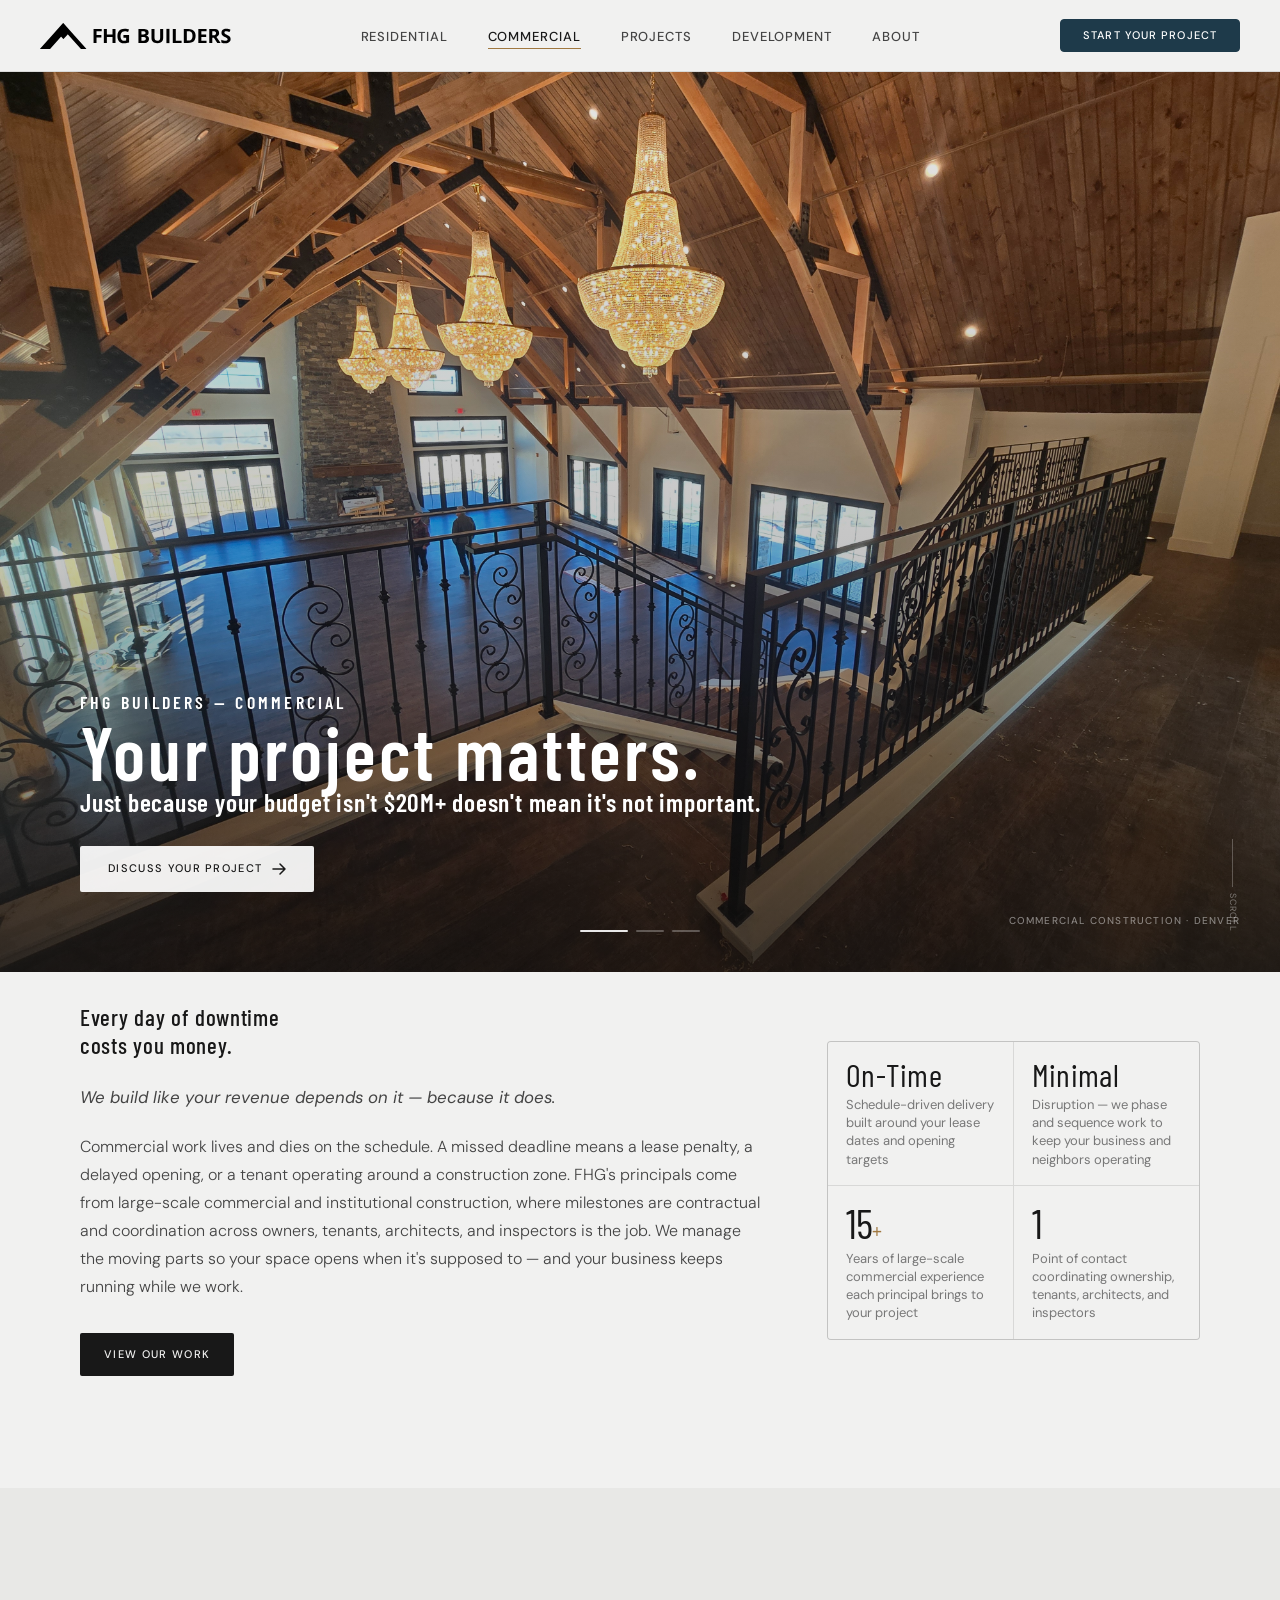
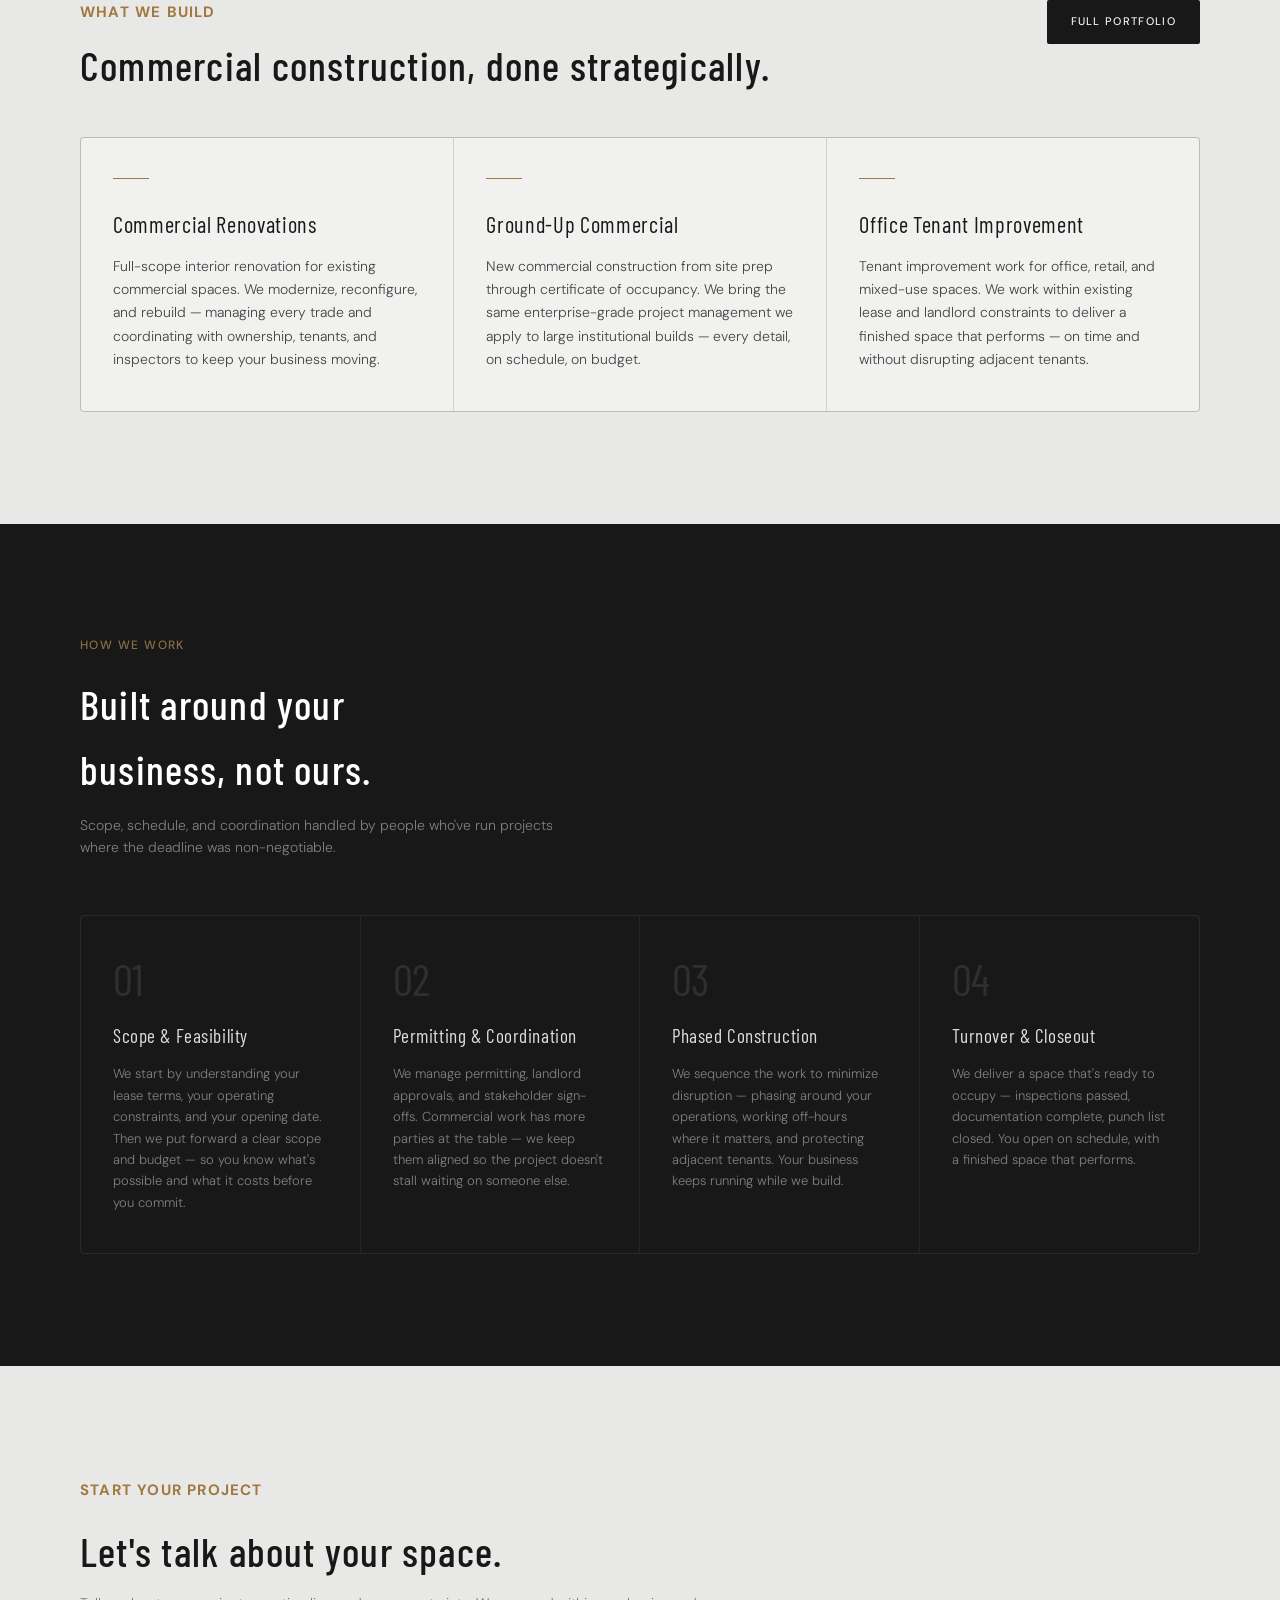
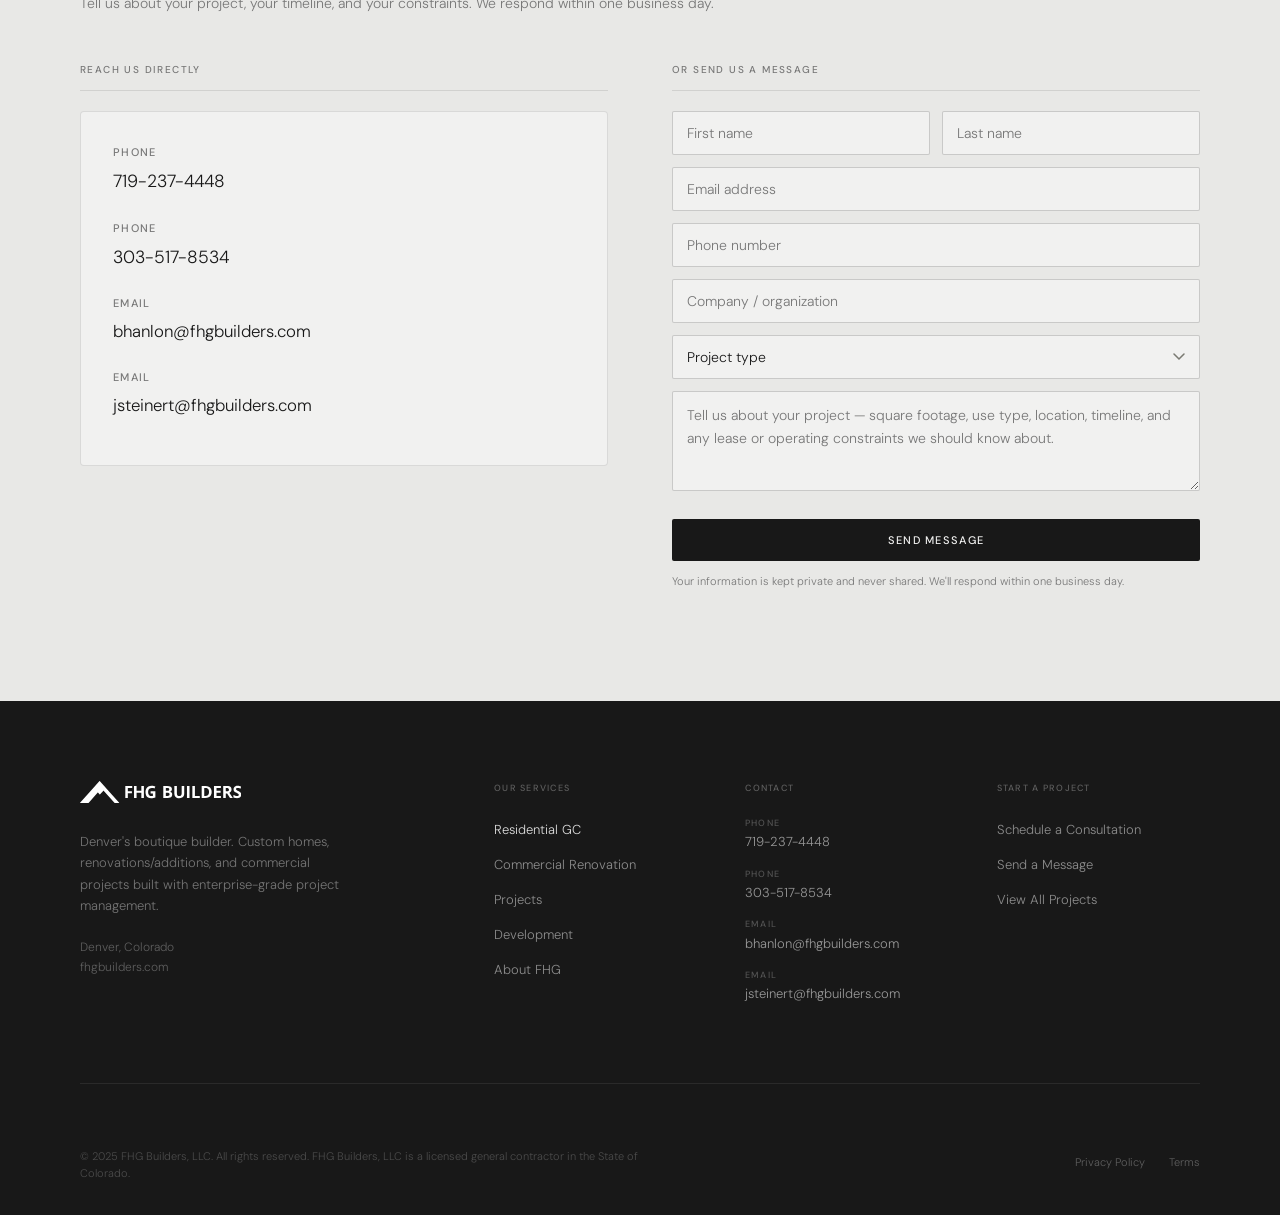
<file: commercial.html>
<!DOCTYPE html>
<html lang="en">
<head>
<meta charset="UTF-8">
<meta name="viewport" content="width=device-width, initial-scale=1.0">
<title>Commercial Construction — FHG Builders | Denver Renovation & Tenant Improvement</title>
<meta name="description" content="Denver commercial general contractor. Interior renovation, ground-up commercial construction, and tenant improvement delivered on schedule with minimal disruption to your business.">
<link rel="preconnect" href="https://fonts.googleapis.com">
<link rel="preconnect" href="https://fonts.gstatic.com" crossorigin>
<link href="https://fonts.googleapis.com/css2?family=Barlow+Condensed:wght@300;400;500;600&family=DM+Sans:ital,wght@0,300;0,400;0,500;1,300&display=swap" rel="stylesheet">
<link rel="stylesheet" href="css/main.css">
</head>
<body>

<!-- NAV -->
<nav class="nav" id="main-nav">
  <div class="nav-inner">
    <a href="index.html" class="nav-logo" aria-label="FHG Builders — Home">
      <svg xmlns="http://www.w3.org/2000/svg" viewBox="0 0 701.27 95.66" aria-hidden="true">
        <g>
          <path d="M207.99,74.02h-10.93V21.64h30.02v9.1h-19.1v13.51h17.77v9.06h-17.77v20.71Z"/>
          <path d="M277.85,74.02h-11.07v-22.61h-20.74v22.61h-11.11V21.64h11.11v20.53h20.74v-20.53h11.07v52.38Z"/>
          <path d="M307.02,44.6h20.78v27.16c-2.75.91-5.6,1.63-8.56,2.17s-6.32.81-10.07.81c-5.21,0-9.63-1.03-13.26-3.08s-6.39-5.09-8.28-9.1-2.83-8.95-2.83-14.8c0-5.49,1.06-10.25,3.17-14.26s5.21-7.12,9.28-9.32,9.05-3.3,14.92-3.3c2.77,0,5.51.3,8.2.9s5.15,1.37,7.34,2.33l-3.69,8.89c-1.6-.81-3.43-1.49-5.48-2.04s-4.2-.82-6.45-.82c-3.22,0-6.03.74-8.4,2.22s-4.22,3.55-5.52,6.22-1.95,5.8-1.95,9.4c0,3.42.47,6.44,1.4,9.08s2.4,4.71,4.41,6.2,4.62,2.24,7.85,2.24c1.58,0,2.91-.08,3.99-.23s2.11-.32,3.06-.48v-10.93h-9.92v-9.24Z"/>
          <path d="M362.15,21.64h16.3c6.97,0,12.25.98,15.84,2.94s5.37,5.4,5.37,10.32c0,1.98-.32,3.77-.95,5.37s-1.55,2.91-2.74,3.94-2.65,1.7-4.37,2.01v.36c1.74.36,3.32.97,4.73,1.85s2.54,2.14,3.39,3.8,1.27,3.86,1.27,6.61c0,3.18-.78,5.9-2.33,8.17s-3.77,4.01-6.65,5.21-6.3,1.81-10.26,1.81h-19.6V21.64ZM373.26,42.38h6.45c3.22,0,5.46-.51,6.7-1.52s1.86-2.51,1.86-4.5-.73-3.45-2.2-4.32-3.79-1.31-6.97-1.31h-5.84v11.64ZM373.26,51.2v13.65h7.24c3.34,0,5.67-.64,6.99-1.93s1.97-3.02,1.97-5.2c0-1.29-.29-2.42-.86-3.4s-1.53-1.74-2.88-2.29-3.21-.82-5.57-.82h-6.88Z"/>
          <path d="M453.21,21.64v33.89c0,3.61-.79,6.86-2.38,9.76s-3.99,5.2-7.2,6.9-7.26,2.54-12.13,2.54c-6.93,0-12.21-1.77-15.84-5.3-3.63-3.54-5.45-8.22-5.45-14.04V21.64h11.07v32.07c0,4.32.88,7.36,2.65,9.1s4.38,2.62,7.85,2.62c2.44,0,4.41-.42,5.93-1.25s2.63-2.13,3.35-3.87,1.07-3.97,1.07-6.66v-31.99h11.07Z"/>
          <path d="M465.15,74.02V21.64h11.11v52.38h-11.11Z"/>
          <path d="M488.57,74.02V21.64h11.11v43.21h21.25v9.17h-32.35Z"/>
          <path d="M572.6,47.33c0,5.9-1.13,10.83-3.39,14.78-2.26,3.95-5.52,6.93-9.8,8.92s-9.42,2.99-15.44,2.99h-14.83V21.64h16.45c5.49,0,10.26.97,14.3,2.92s7.17,4.82,9.39,8.63,3.33,8.52,3.33,14.13ZM561.06,47.61c0-3.87-.57-7.05-1.7-9.55s-2.81-4.34-5.02-5.54-4.94-1.79-8.19-1.79h-5.91v34.11h4.77c5.42,0,9.45-1.45,12.09-4.34s3.96-7.19,3.96-12.9Z"/>
          <path d="M612.74,74.02h-30.17V21.64h30.17v9.1h-19.06v11.5h17.74v9.1h-17.74v13.51h19.06v9.17Z"/>
          <path d="M638.05,21.64c4.75,0,8.68.57,11.77,1.72s5.39,2.88,6.9,5.2,2.26,5.24,2.26,8.78c0,2.39-.45,4.48-1.36,6.27s-2.1,3.31-3.58,4.55-3.08,2.26-4.8,3.05l15.41,22.82h-12.33l-12.5-20.1h-5.91v20.1h-11.11V21.64h15.26ZM637.26,30.74h-3.37v14.15h3.58c3.68,0,6.31-.62,7.9-1.85s2.38-3.04,2.38-5.43-.85-4.25-2.56-5.3-4.35-1.58-7.94-1.58Z"/>
          <path d="M701.27,59.47c0,3.11-.75,5.8-2.26,8.1s-3.7,4.06-6.57,5.3-6.37,1.86-10.48,1.86c-1.82,0-3.59-.12-5.32-.36s-3.39-.59-4.98-1.06-3.1-1.04-4.53-1.74v-10.32c2.48,1.1,5.06,2.09,7.74,2.97s5.33,1.33,7.95,1.33c1.82,0,3.28-.24,4.39-.72s1.92-1.13,2.42-1.97.75-1.79.75-2.87c0-1.31-.44-2.44-1.33-3.37s-2.1-1.8-3.64-2.62-3.28-1.68-5.21-2.62c-1.22-.57-2.54-1.27-3.98-2.1s-2.79-1.83-4.08-3.03-2.35-2.65-3.17-4.35-1.24-3.76-1.24-6.14c0-3.13.72-5.8,2.15-8.03s3.48-3.92,6.14-5.11,5.81-1.77,9.44-1.77c2.72,0,5.32.32,7.79.95s5.06,1.55,7.76,2.74l-3.58,8.63c-2.41-.98-4.57-1.74-6.48-2.28s-3.86-.81-5.84-.81c-1.39,0-2.57.22-3.55.66s-1.72,1.06-2.22,1.86-.75,1.73-.75,2.78c0,1.24.36,2.29,1.09,3.13s1.83,1.67,3.3,2.45,3.3,1.71,5.5,2.76c2.68,1.27,4.96,2.59,6.86,3.96s3.36,2.99,4.39,4.84,1.54,4.15,1.54,6.9Z"/>
        </g>
        <path d="M42.28,47.68L84.84.2c.24-.27.67-.27.91,0l42.57,47.47,42.1,46.95c.36.4.07,1.03-.46,1.03h-18.36c-.36,0-.71-.15-.95-.43l-47.84-53.35c-.24-.27-.67-.27-.92,0l-15.37,17.14c-.21.24-.59.24-.8,0l-7.62-8.5c-.24-.27-.67-.27-.92,0l-40.09,44.71c-.24.27-.59.43-.95.43H.61c-.52,0-.8-.62-.45-1.01l42.12-46.97Z"/>
      </svg>
    </a>

    <ul class="nav-links" id="nav-links">
      <li><a href="residential.html">Residential</a></li>
      <li><a href="commercial.html" class="active">Commercial</a></li>
      <li><a href="portfolio.html">Projects</a></li>
      <li><a href="development.html">Development</a></li>
      <li><a href="about.html">About</a></li>
    </ul>

    <a href="#inquiry" class="nav-cta">Start Your Project</a>

    <button class="nav-toggle" id="nav-toggle" aria-label="Open menu" aria-expanded="false">
      <span></span>
      <span></span>
      <span></span>
    </button>
  </div>
</nav>

<!-- ============================================================
     HERO
     ============================================================ -->
<section class="hero" aria-label="FHG Builders Commercial">
  <div class="hero-slides">
    <div class="hero-slide active" data-index="0">
      <img src="images/hero/hero-commercial%201.jpg" alt="Commercial construction · Denver" loading="eager">
      <div class="hero-gradient"></div>
    </div>
    <div class="hero-slide" data-index="1">
      <img src="images/hero/hero-commercial%202.jpg" alt="Commercial renovation · Denver Metro" loading="lazy">
      <div class="hero-gradient"></div>
    </div>
    <div class="hero-slide" data-index="2">
      <img src="images/Commercial/cover-cherryvalley.jpg" alt="Cherry Valley Event Venue" loading="lazy">
      <div class="hero-gradient"></div>
    </div>
  </div>

  <div class="hero-content">
    <div class="hero-content-inner">
      <h1 style="line-height:1.0;">
        <span style="display:block; font-size:clamp(0.95rem, 1.4vw, 1.2rem); font-weight:600; letter-spacing:0.18em; color:#ffffff; margin-bottom:0.15em;">FHG BUILDERS — COMMERCIAL</span>
        <span style="display:block;">Your project matters.</span>
        <span style="display:block; font-weight:600; font-size:clamp(1.2rem, 2vw, 1.9rem); letter-spacing:0.03em; color:#ffffff;">Just because your budget isn't $20M+ doesn't mean it's not important.</span>
      </h1>
      <a href="#inquiry" class="hero-cta">
        Discuss Your Project
        <svg viewBox="0 0 14 14" fill="none" xmlns="http://www.w3.org/2000/svg" aria-hidden="true">
          <path d="M1 7h12M8 2l5 5-5 5" stroke="currentColor" stroke-width="1.5" stroke-linecap="round" stroke-linejoin="round"/>
        </svg>
      </a>
    </div>
  </div>

  <div class="hero-indicators" aria-label="Slide navigation">
    <button class="hero-ind active" data-slide="0" aria-label="Commercial construction"></button>
    <button class="hero-ind" data-slide="1" aria-label="Commercial renovation"></button>
    <button class="hero-ind" data-slide="2" aria-label="Cherry Valley"></button>
  </div>

  <div class="hero-proj-label" id="hero-proj-label">Commercial Construction · Denver</div>

  <div class="hero-scroll" aria-hidden="true">
    <div class="hero-scroll-line"></div>
    <span>Scroll</span>
  </div>
</section>

<!-- Mobile tagline -->
<div class="hero-mobile-tagline">
  <h2>
    <span>FHG Builders — Commercial</span>
    Your project matters.
  </h2>
  <h2 class="hero-mobile-tagline-sub">Just because your budget isn't $20M+ doesn't mean it's not important.</h2>
  <a href="#inquiry" class="btn-primary" style="margin-top:0.5rem; display:inline-block;">Discuss Your Project</a>
</div>


<!-- ============================================================
     BRAND STATEMENT
     ============================================================ -->
<section class="brand-statement">
  <div class="container">
    <div class="brand-statement-grid">
      <div>
        <h2 class="fade-up" style="margin-top:0;">Every day of downtime<br>costs you money.</h2>
        <p class="fade-up fade-up-delay-1" style="font-size:1.05rem; font-weight:400; color:var(--c-text-mid); margin-bottom:1.25rem; font-style:italic;">We build like your revenue depends on it — because it does.</p>
        <p class="fade-up fade-up-delay-2">Commercial work lives and dies on the schedule. A missed deadline means a lease penalty, a delayed opening, or a tenant operating around a construction zone. FHG's principals come from large-scale commercial and institutional construction, where milestones are contractual and coordination across owners, tenants, architects, and inspectors is the job. We manage the moving parts so your space opens when it's supposed to — and your business keeps running while we work.</p>
        <div class="brand-btns fade-up fade-up-delay-3">
          <a href="portfolio.html" class="btn-primary">View Our Work</a>
        </div>
      </div>
      <div class="fade-up fade-up-delay-2">
        <div class="stats-grid">
          <div class="stat-tile">
            <div class="stat-number" style="font-size:2rem; letter-spacing:0.01em;">On-Time</div>
            <div class="stat-label">Schedule-driven delivery built around your lease dates and opening targets</div>
          </div>
          <div class="stat-tile">
            <div class="stat-number" style="font-size:2rem; letter-spacing:0.01em;">Minimal</div>
            <div class="stat-label">Disruption — we phase and sequence work to keep your business and neighbors operating</div>
          </div>
          <div class="stat-tile">
            <div class="stat-number">15<span>+</span></div>
            <div class="stat-label">Years of large-scale commercial experience each principal brings to your project</div>
          </div>
          <div class="stat-tile">
            <div class="stat-number">1</div>
            <div class="stat-label">Point of contact coordinating ownership, tenants, architects, and inspectors</div>
          </div>
        </div>
      </div>
    </div>
  </div>
</section>


<!-- ============================================================
     SERVICES
     ============================================================ -->
<section class="services">
  <div class="container">
    <div class="services-header services-header--top-align">
      <div>
        <span class="label-tag fade-up">What we build</span>
        <h2 class="services-subhead fade-up fade-up-delay-1">Commercial construction, done strategically.</h2>
      </div>
      <a href="portfolio.html" class="btn-primary fade-up">Full Portfolio</a>
    </div>
    <div class="services-grid">
      <div class="service-card fade-up">
        <div class="service-icon"></div>
        <h3>Commercial Renovations</h3>
        <p>Full-scope interior renovation for existing commercial spaces. We modernize, reconfigure, and rebuild — managing every trade and coordinating with ownership, tenants, and inspectors to keep your business moving.</p>
      </div>
      <div class="service-card fade-up fade-up-delay-1">
        <div class="service-icon"></div>
        <h3>Ground-Up Commercial</h3>
        <p>New commercial construction from site prep through certificate of occupancy. We bring the same enterprise-grade project management we apply to large institutional builds — every detail, on schedule, on budget.</p>
      </div>
      <div class="service-card fade-up fade-up-delay-2">
        <div class="service-icon"></div>
        <h3>Office Tenant Improvement</h3>
        <p>Tenant improvement work for office, retail, and mixed-use spaces. We work within existing lease and landlord constraints to deliver a finished space that performs — on time and without disrupting adjacent tenants.</p>
      </div>
    </div>
  </div>
</section>


<!-- ============================================================
     PROCESS
     ============================================================ -->
<section class="process">
  <div class="container">
    <span class="label-tag fade-up" style="color: rgba(184,151,90,0.7);">How we work</span>
    <h2 class="fade-up fade-up-delay-1">Built around your<br>business, not ours.</h2>
    <p class="process-sub fade-up fade-up-delay-2">Scope, schedule, and coordination handled by people who've run projects where the deadline was non-negotiable.</p>

    <div class="process-grid">
      <div class="process-step fade-up">
        <div class="step-number">01</div>
        <h3>Scope &amp; Feasibility</h3>
        <p>We start by understanding your lease terms, your operating constraints, and your opening date. Then we put forward a clear scope and budget — so you know what's possible and what it costs before you commit.</p>
      </div>
      <div class="process-step fade-up fade-up-delay-1">
        <div class="step-number">02</div>
        <h3>Permitting &amp; Coordination</h3>
        <p>We manage permitting, landlord approvals, and stakeholder sign-offs. Commercial work has more parties at the table — we keep them aligned so the project doesn't stall waiting on someone else.</p>
      </div>
      <div class="process-step fade-up fade-up-delay-2">
        <div class="step-number">03</div>
        <h3>Phased Construction</h3>
        <p>We sequence the work to minimize disruption — phasing around your operations, working off-hours where it matters, and protecting adjacent tenants. Your business keeps running while we build.</p>
      </div>
      <div class="process-step fade-up fade-up-delay-3">
        <div class="step-number">04</div>
        <h3>Turnover &amp; Closeout</h3>
        <p>We deliver a space that's ready to occupy — inspections passed, documentation complete, punch list closed. You open on schedule, with a finished space that performs.</p>
      </div>
    </div>
  </div>
</section>


<!-- ============================================================
     INQUIRY
     ============================================================ -->
<section class="inquiry" id="inquiry">
  <div class="container">
    <span class="label-tag inquiry-label fade-up">Start your project</span>
    <h2 class="fade-up fade-up-delay-1">Let's talk about your space.</h2>
    <p class="inquiry-sub fade-up fade-up-delay-2">Tell us about your project, your timeline, and your constraints. We respond within one business day.</p>

    <div class="inquiry-grid">
      <div class="fade-up">
        <span class="inquiry-col-label">Reach us directly</span>
        <div style="padding:2rem; background:var(--c-bg); border:1px solid var(--c-border); border-radius:4px;">
          <div class="footer-contact-item" style="margin-bottom:1.5rem;">
            <span class="contact-type" style="display:block; font-size:11px; letter-spacing:0.12em; text-transform:uppercase; color:var(--c-text-muted); margin-bottom:0.35rem;">Phone</span>
            <a href="tel:7192374448" style="font-size:1.1rem; color:var(--c-text);">719-237-4448</a>
          </div>
          <div class="footer-contact-item" style="margin-bottom:1.5rem;">
            <span class="contact-type" style="display:block; font-size:11px; letter-spacing:0.12em; text-transform:uppercase; color:var(--c-text-muted); margin-bottom:0.35rem;">Phone</span>
            <a href="tel:3035178534" style="font-size:1.1rem; color:var(--c-text);">303-517-8534</a>
          </div>
          <div class="footer-contact-item" style="margin-bottom:1.5rem;">
            <span class="contact-type" style="display:block; font-size:11px; letter-spacing:0.12em; text-transform:uppercase; color:var(--c-text-muted); margin-bottom:0.35rem;">Email</span>
            <a href="mailto:bhanlon@fhgbuilders.com" style="font-size:1.05rem; color:var(--c-text);">bhanlon@fhgbuilders.com</a>
          </div>
          <div class="footer-contact-item">
            <span class="contact-type" style="display:block; font-size:11px; letter-spacing:0.12em; text-transform:uppercase; color:var(--c-text-muted); margin-bottom:0.35rem;">Email</span>
            <a href="mailto:jsteinert@fhgbuilders.com" style="font-size:1.05rem; color:var(--c-text);">jsteinert@fhgbuilders.com</a>
          </div>
        </div>
      </div>

      <div class="fade-up fade-up-delay-1">
        <span class="inquiry-col-label">Or send us a message</span>
        <form id="inquiry-form" novalidate>
          <div class="form-row">
            <input type="text" name="first_name" placeholder="First name" required autocomplete="given-name">
            <input type="text" name="last_name" placeholder="Last name" required autocomplete="family-name">
          </div>
          <div class="form-group">
            <input type="email" name="email" placeholder="Email address" required autocomplete="email">
          </div>
          <div class="form-group">
            <input type="tel" name="phone" placeholder="Phone number" autocomplete="tel">
          </div>
          <div class="form-group">
            <input type="text" name="company" placeholder="Company / organization" autocomplete="organization">
          </div>
          <div class="form-group">
            <select name="project_type" required>
              <option value="" disabled selected>Project type</option>
              <option value="commercial_reno">Commercial Renovation</option>
              <option value="ground_up">Ground-Up Commercial</option>
              <option value="tenant_improvement">Office / Tenant Improvement</option>
              <option value="not_sure">Not Sure Yet</option>
            </select>
          </div>
          <div class="form-group">
            <textarea name="message" placeholder="Tell us about your project — square footage, use type, location, timeline, and any lease or operating constraints we should know about."></textarea>
          </div>
          <button type="submit" class="btn-submit">Send Message</button>
          <p class="form-privacy">Your information is kept private and never shared. We'll respond within one business day.</p>
        </form>
      </div>
    </div>
  </div>
</section>


<!-- FOOTER -->
<footer class="footer">
  <div class="container">
    <div class="footer-grid">

      <!-- Brand col -->
      <div class="footer-brand">
        <svg xmlns="http://www.w3.org/2000/svg" viewBox="0 0 701.27 95.66" aria-label="FHG Builders">
          <defs><style>.cls-1{fill:#fff;}</style></defs>
          <g>
            <path class="cls-1" d="M207.99,74.02h-10.93V21.64h30.02v9.1h-19.1v13.51h17.77v9.06h-17.77v20.71Z"/>
            <path class="cls-1" d="M277.85,74.02h-11.07v-22.61h-20.74v22.61h-11.11V21.64h11.11v20.53h20.74v-20.53h11.07v52.38Z"/>
            <path class="cls-1" d="M307.02,44.6h20.78v27.16c-2.75.91-5.6,1.63-8.56,2.17s-6.32.81-10.07.81c-5.21,0-9.63-1.03-13.26-3.08s-6.39-5.09-8.28-9.1-2.83-8.95-2.83-14.8c0-5.49,1.06-10.25,3.17-14.26s5.21-7.12,9.28-9.32,9.05-3.3,14.92-3.3c2.77,0,5.51.3,8.2.9s5.15,1.37,7.34,2.33l-3.69,8.89c-1.6-.81-3.43-1.49-5.48-2.04s-4.2-.82-6.45-.82c-3.22,0-6.03.74-8.4,2.22s-4.22,3.55-5.52,6.22-1.95,5.8-1.95,9.4c0,3.42.47,6.44,1.4,9.08s2.4,4.71,4.41,6.2,4.62,2.24,7.85,2.24c1.58,0,2.91-.08,3.99-.23s2.11-.32,3.06-.48v-10.93h-9.92v-9.24Z"/>
            <path class="cls-1" d="M362.15,21.64h16.3c6.97,0,12.25.98,15.84,2.94s5.37,5.4,5.37,10.32c0,1.98-.32,3.77-.95,5.37s-1.55,2.91-2.74,3.94-2.65,1.7-4.37,2.01v.36c1.74.36,3.32.97,4.73,1.85s2.54,2.14,3.39,3.8,1.27,3.86,1.27,6.61c0,3.18-.78,5.9-2.33,8.17s-3.77,4.01-6.65,5.21-6.3,1.81-10.26,1.81h-19.6V21.64ZM373.26,42.38h6.45c3.22,0,5.46-.51,6.7-1.52s1.86-2.51,1.86-4.5-.73-3.45-2.2-4.32-3.79-1.31-6.97-1.31h-5.84v11.64ZM373.26,51.2v13.65h7.24c3.34,0,5.67-.64,6.99-1.93s1.97-3.02,1.97-5.2c0-1.29-.29-2.42-.86-3.4s-1.53-1.74-2.88-2.29-3.21-.82-5.57-.82h-6.88Z"/>
            <path class="cls-1" d="M453.21,21.64v33.89c0,3.61-.79,6.86-2.38,9.76s-3.99,5.2-7.2,6.9-7.26,2.54-12.13,2.54c-6.93,0-12.21-1.77-15.84-5.3s-5.45-8.22-5.45-14.04V21.64h11.07v32.07c0,4.32.88,7.36,2.65,9.1s4.38,2.62,7.85,2.62c2.44,0,4.41-.42,5.93-1.25s2.63-2.13,3.35-3.87,1.07-3.97,1.07-6.66v-31.99h11.07Z"/>
            <path class="cls-1" d="M465.15,74.02V21.64h11.11v52.38h-11.11Z"/>
            <path class="cls-1" d="M488.57,74.02V21.64h11.11v43.21h21.25v9.17h-32.35Z"/>
            <path class="cls-1" d="M572.6,47.33c0,5.9-1.13,10.83-3.39,14.78s-5.52,6.93-9.8,8.92-9.42,2.99-15.44,2.99h-14.83V21.64h16.45c5.49,0,10.26.97,14.3,2.92s7.17,4.82,9.39,8.63,3.33,8.52,3.33,14.13ZM561.06,47.61c0-3.87-.57-7.05-1.7-9.55s-2.81-4.34-5.02-5.54-4.94-1.79-8.19-1.79h-5.91v34.11h4.77c5.42,0,9.45-1.45,12.09-4.34,2.64-2.89,3.96-7.19,3.96-12.9Z"/>
            <path class="cls-1" d="M612.74,74.02h-30.17V21.64h30.17v9.1h-19.06v11.5h17.74v9.1h-17.74v13.51h19.06v9.17Z"/>
            <path class="cls-1" d="M638.05,21.64c4.75,0,8.68.57,11.77,1.72s5.39,2.88,6.9,5.2,2.26,5.24,2.26,8.78c0,2.39-.45,4.48-1.36,6.27s-2.1,3.31-3.58,4.55-3.08,2.26-4.8,3.05l15.41,22.82h-12.33l-12.5-20.1h-5.91v20.1h-11.11V21.64h15.26ZM637.26,30.74h-3.37v14.15h3.58c3.68,0,6.31-.62,7.9-1.85s2.38-3.04,2.38-5.43-.85-4.25-2.56-5.3-4.35-1.58-7.94-1.58Z"/>
            <path class="cls-1" d="M701.27,59.47c0,3.11-.75,5.8-2.26,8.1s-3.7,4.06-6.57,5.3-6.37,1.86-10.48,1.86c-1.82,0-3.59-.12-5.32-.36s-3.39-.59-4.98-1.06-3.1-1.04-4.53-1.74v-10.32c2.48,1.1,5.06,2.09,7.74,2.97s5.33,1.33,7.95,1.33c1.82,0,3.28-.24,4.39-.72s1.92-1.13,2.42-1.97.75-1.79.75-2.87c0-1.31-.44-2.44-1.33-3.37s-2.1-1.8-3.64-2.62-3.28-1.68-5.21-2.62c-1.22-.57-2.54-1.27-3.98-2.1s-2.79-1.83-4.08-3.03-2.35-2.65-3.17-4.35-1.24-3.76-1.24-6.14c0-3.13.72-5.8,2.15-8.03s3.48-3.92,6.14-5.11,5.81-1.77,9.44-1.77c2.72,0,5.32.32,7.79.95s5.06,1.55,7.76,2.74l-3.58,8.63c-2.41-.98-4.57-1.74-6.48-2.28s-3.86-.81-5.84-.81c-1.39,0-2.57.22-3.55.66s-1.72,1.06-2.22,1.86-.75,1.73-.75,2.78c0,1.24.36,2.29,1.09,3.13s1.83,1.67,3.3,2.45,3.3,1.71,5.5,2.76c2.68,1.27,4.96,2.59,6.86,3.96s3.36,2.99,4.39,4.84,1.54,4.15,1.54,6.9Z"/>
          </g>
          <path class="cls-1" d="M42.28,47.68L84.84.2c.24-.27.67-.27.91,0l42.57,47.47,42.1,46.95c.36.4.07,1.03-.46,1.03h-18.36c-.36,0-.71-.15-.95-.43l-47.84-53.35c-.24-.27-.67-.27-.92,0l-15.37,17.14c-.21.24-.59.24-.8,0l-7.62-8.5c-.24-.27-.67-.27-.92,0l-40.09,44.71c-.24.27-.59.43-.95.43H.61c-.52,0-.8-.62-.45-1.01l42.12-46.97Z"/>
        </svg>
        <p>Denver's boutique builder. Custom homes, renovations/additions, and commercial projects built with enterprise-grade project management.</p>
        <address class="footer-address">
          Denver, Colorado<br>
          fhgbuilders.com
        </address>
      </div>

      <!-- Business lines -->
      <div class="footer-col">
        <h4>Our Services</h4>
        <ul>
          <li><a href="residential.html" class="active-link">Residential GC</a></li>
          <li><a href="commercial.html">Commercial Renovation</a></li>
          <li><a href="portfolio.html">Projects</a></li>
          <li><a href="development.html">Development</a></li>
          <li><a href="about.html">About FHG</a></li>
        </ul>
      </div>

      <!-- Contact -->
      <div class="footer-col">
        <h4>Contact</h4>
        <div class="footer-contact-item">
          <span class="contact-type">Phone</span>
          <a href="tel:7192374448">719-237-4448</a>
        </div>
        <div class="footer-contact-item">
          <span class="contact-type">Phone</span>
          <a href="tel:3035178534">303-517-8534</a>
        </div>
        <div class="footer-contact-item">
          <span class="contact-type">Email</span>
          <a href="mailto:bhanlon@fhgbuilders.com">bhanlon@fhgbuilders.com</a>
        </div>
        <div class="footer-contact-item">
          <span class="contact-type">Email</span>
          <a href="mailto:jsteinert@fhgbuilders.com">jsteinert@fhgbuilders.com</a>
        </div>
      </div>

      <!-- Start a project -->
      <div class="footer-col">
        <h4>Start a Project</h4>
        <ul>
          <li><a href="https://calendly.com/bhanlon-fhgbuilders/consultation" target="_blank" rel="noopener">Schedule a Consultation</a></li>
          <li><a href="#inquiry">Send a Message</a></li>
          <li><a href="portfolio.html">View All Projects</a></li>
        </ul>
      </div>

    </div>

    <!-- Footer base -->
    <div class="footer-base">
      <p class="footer-legal">
        © 2025 FHG Builders, LLC. All rights reserved. FHG Builders, LLC is a licensed general contractor in the State of Colorado.
      </p>
      <ul class="footer-links">
        <li><a href="/privacy">Privacy Policy</a></li>
        <li><a href="/terms">Terms</a></li>
      </ul>
    </div>
  </div>
</footer>

<script src="js/main.js"></script>
</body>
</html>
</file>
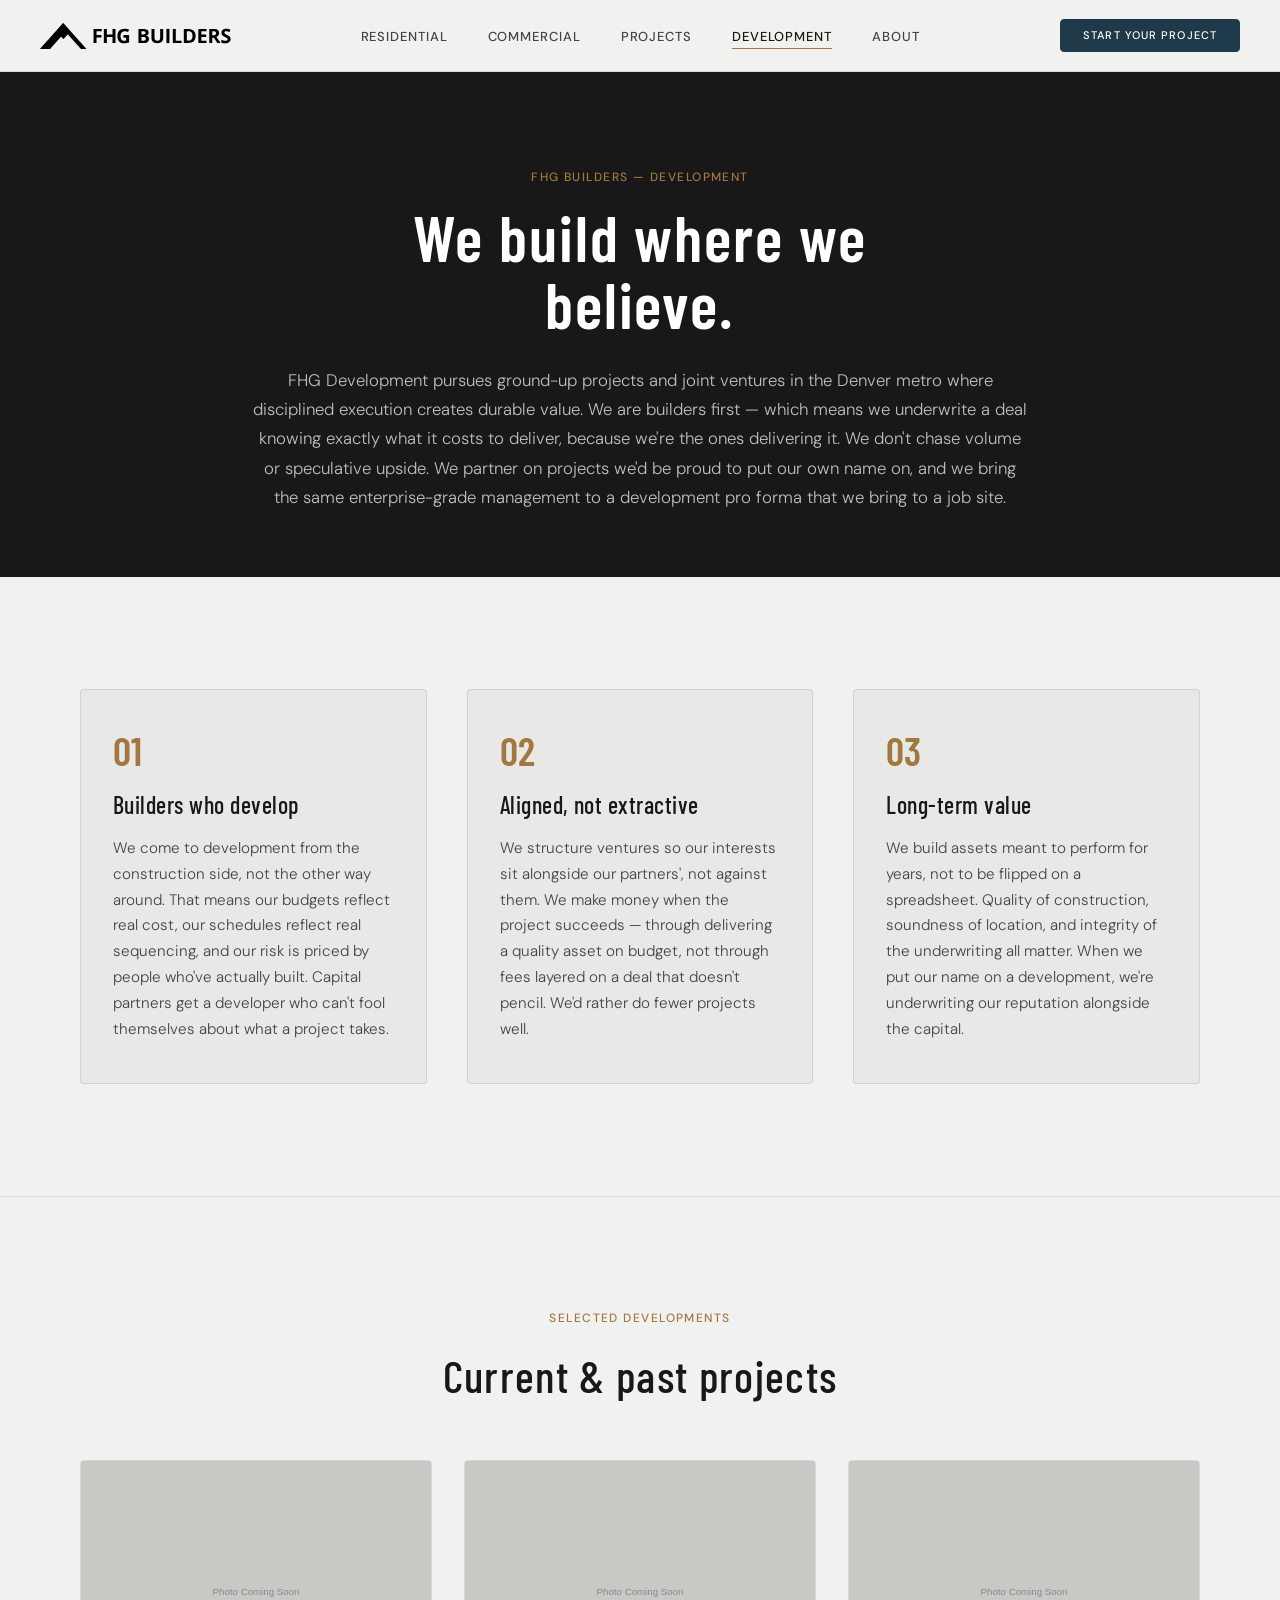
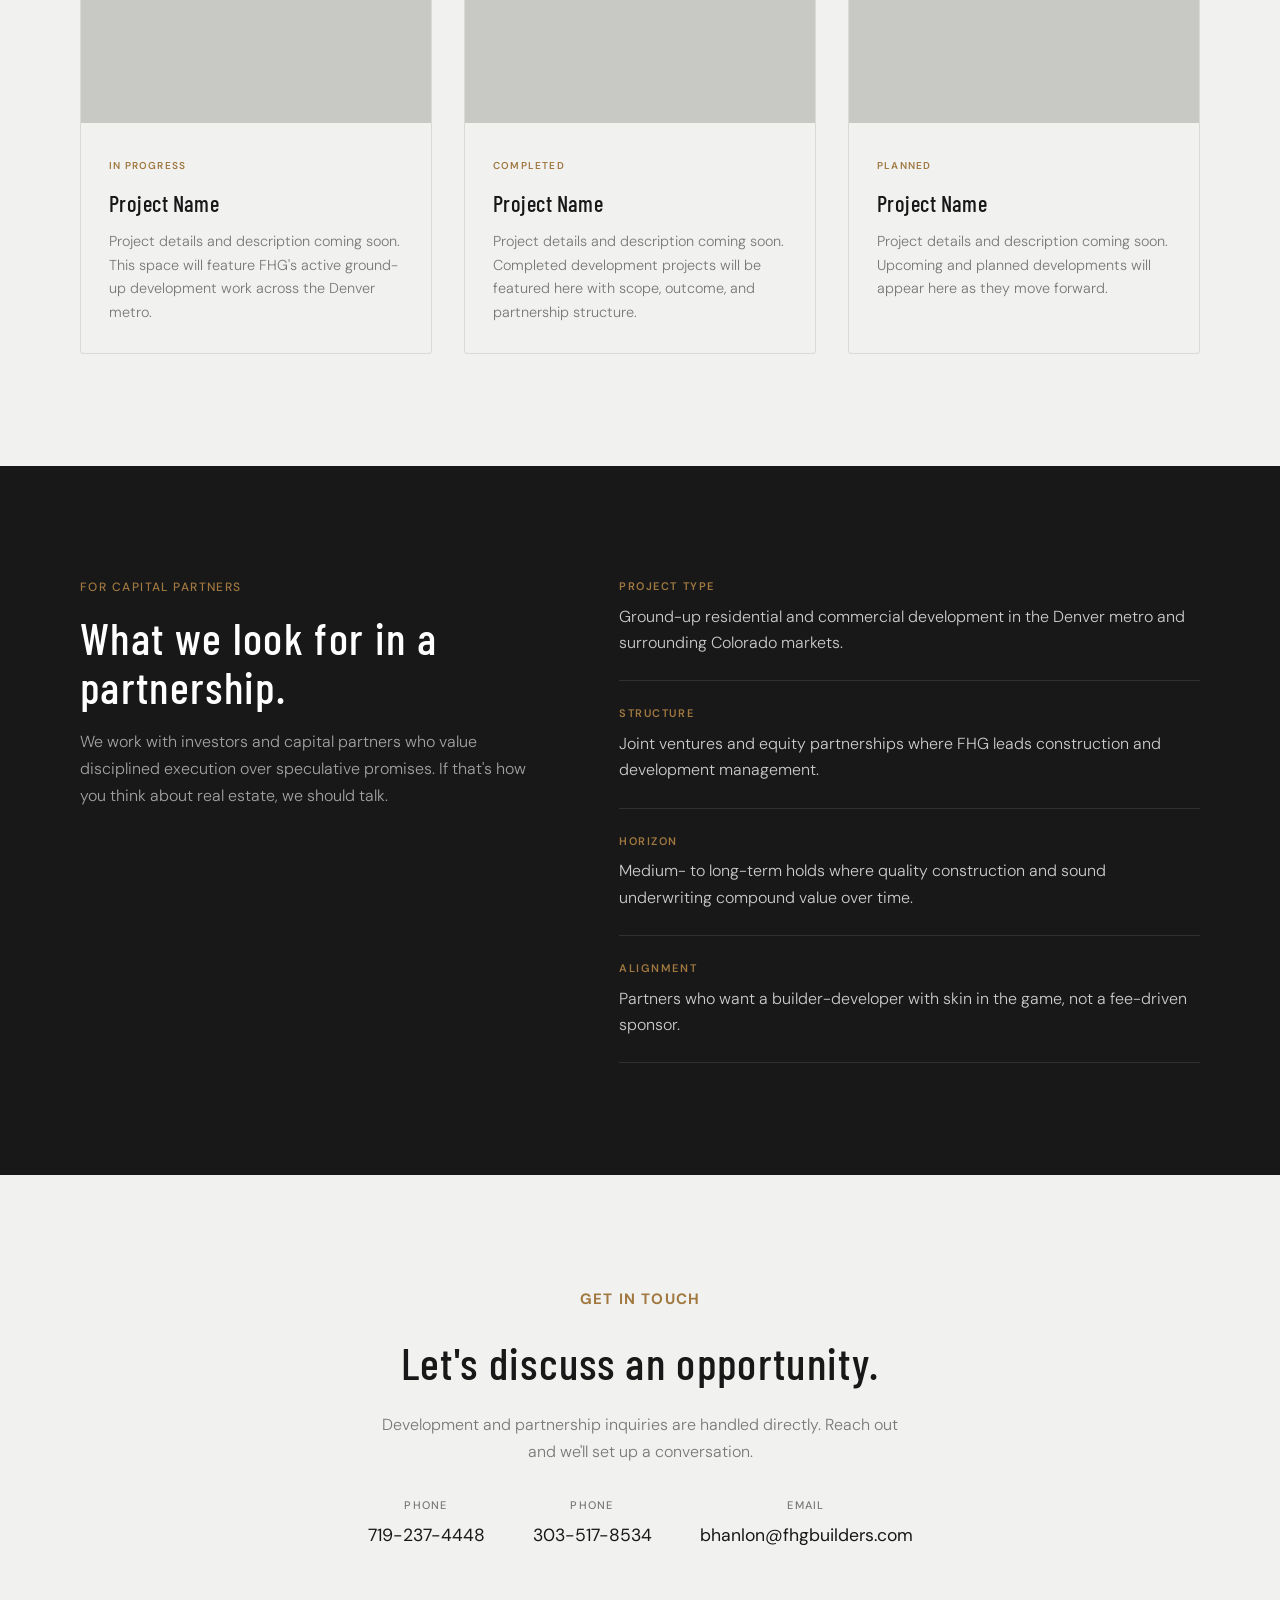
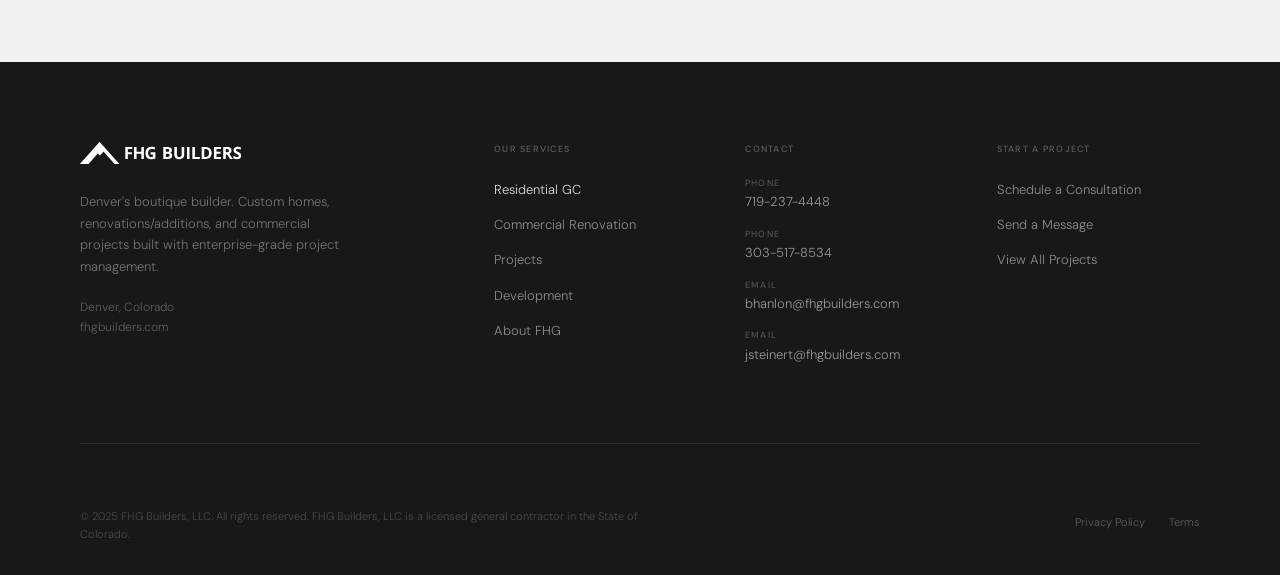
<file: development.html>
<!DOCTYPE html>
<html lang="en">
<head>
<meta charset="UTF-8">
<meta name="viewport" content="width=device-width, initial-scale=1.0">
<title>Development — FHG Builders | Denver Ground-Up Development & Investment</title>
<meta name="description" content="FHG Builders Development — ground-up projects and joint-venture opportunities in the Denver metro. We build and partner on developments where disciplined execution creates lasting value.">
<link rel="preconnect" href="https://fonts.googleapis.com">
<link rel="preconnect" href="https://fonts.gstatic.com" crossorigin>
<link href="https://fonts.googleapis.com/css2?family=Barlow+Condensed:wght@300;400;500;600&family=DM+Sans:ital,wght@0,300;0,400;0,500;1,300&display=swap" rel="stylesheet">
<link rel="stylesheet" href="css/main.css">
<link rel="stylesheet" href="css/development.css">
</head>
<body>

<!-- NAV -->
<nav class="nav" id="main-nav">
  <div class="nav-inner">
    <a href="index.html" class="nav-logo" aria-label="FHG Builders — Home">
      <svg xmlns="http://www.w3.org/2000/svg" viewBox="0 0 701.27 95.66" aria-hidden="true">
        <g>
          <path d="M207.99,74.02h-10.93V21.64h30.02v9.1h-19.1v13.51h17.77v9.06h-17.77v20.71Z"/>
          <path d="M277.85,74.02h-11.07v-22.61h-20.74v22.61h-11.11V21.64h11.11v20.53h20.74v-20.53h11.07v52.38Z"/>
          <path d="M307.02,44.6h20.78v27.16c-2.75.91-5.6,1.63-8.56,2.17s-6.32.81-10.07.81c-5.21,0-9.63-1.03-13.26-3.08s-6.39-5.09-8.28-9.1-2.83-8.95-2.83-14.8c0-5.49,1.06-10.25,3.17-14.26s5.21-7.12,9.28-9.32,9.05-3.3,14.92-3.3c2.77,0,5.51.3,8.2.9s5.15,1.37,7.34,2.33l-3.69,8.89c-1.6-.81-3.43-1.49-5.48-2.04s-4.2-.82-6.45-.82c-3.22,0-6.03.74-8.4,2.22s-4.22,3.55-5.52,6.22-1.95,5.8-1.95,9.4c0,3.42.47,6.44,1.4,9.08s2.4,4.71,4.41,6.2,4.62,2.24,7.85,2.24c1.58,0,2.91-.08,3.99-.23s2.11-.32,3.06-.48v-10.93h-9.92v-9.24Z"/>
          <path d="M362.15,21.64h16.3c6.97,0,12.25.98,15.84,2.94s5.37,5.4,5.37,10.32c0,1.98-.32,3.77-.95,5.37s-1.55,2.91-2.74,3.94-2.65,1.7-4.37,2.01v.36c1.74.36,3.32.97,4.73,1.85s2.54,2.14,3.39,3.8,1.27,3.86,1.27,6.61c0,3.18-.78,5.9-2.33,8.17s-3.77,4.01-6.65,5.21-6.3,1.81-10.26,1.81h-19.6V21.64ZM373.26,42.38h6.45c3.22,0,5.46-.51,6.7-1.52s1.86-2.51,1.86-4.5-.73-3.45-2.2-4.32-3.79-1.31-6.97-1.31h-5.84v11.64ZM373.26,51.2v13.65h7.24c3.34,0,5.67-.64,6.99-1.93s1.97-3.02,1.97-5.2c0-1.29-.29-2.42-.86-3.4s-1.53-1.74-2.88-2.29-3.21-.82-5.57-.82h-6.88Z"/>
          <path d="M453.21,21.64v33.89c0,3.61-.79,6.86-2.38,9.76s-3.99,5.2-7.2,6.9-7.26,2.54-12.13,2.54c-6.93,0-12.21-1.77-15.84-5.3-3.63-3.54-5.45-8.22-5.45-14.04V21.64h11.07v32.07c0,4.32.88,7.36,2.65,9.1s4.38,2.62,7.85,2.62c2.44,0,4.41-.42,5.93-1.25s2.63-2.13,3.35-3.87,1.07-3.97,1.07-6.66v-31.99h11.07Z"/>
          <path d="M465.15,74.02V21.64h11.11v52.38h-11.11Z"/>
          <path d="M488.57,74.02V21.64h11.11v43.21h21.25v9.17h-32.35Z"/>
          <path d="M572.6,47.33c0,5.9-1.13,10.83-3.39,14.78-2.26,3.95-5.52,6.93-9.8,8.92s-9.42,2.99-15.44,2.99h-14.83V21.64h16.45c5.49,0,10.26.97,14.3,2.92s7.17,4.82,9.39,8.63,3.33,8.52,3.33,14.13ZM561.06,47.61c0-3.87-.57-7.05-1.7-9.55s-2.81-4.34-5.02-5.54-4.94-1.79-8.19-1.79h-5.91v34.11h4.77c5.42,0,9.45-1.45,12.09-4.34s3.96-7.19,3.96-12.9Z"/>
          <path d="M612.74,74.02h-30.17V21.64h30.17v9.1h-19.06v11.5h17.74v9.1h-17.74v13.51h19.06v9.17Z"/>
          <path d="M638.05,21.64c4.75,0,8.68.57,11.77,1.72s5.39,2.88,6.9,5.2,2.26,5.24,2.26,8.78c0,2.39-.45,4.48-1.36,6.27s-2.1,3.31-3.58,4.55-3.08,2.26-4.8,3.05l15.41,22.82h-12.33l-12.5-20.1h-5.91v20.1h-11.11V21.64h15.26ZM637.26,30.74h-3.37v14.15h3.58c3.68,0,6.31-.62,7.9-1.85s2.38-3.04,2.38-5.43-.85-4.25-2.56-5.3-4.35-1.58-7.94-1.58Z"/>
          <path d="M701.27,59.47c0,3.11-.75,5.8-2.26,8.1s-3.7,4.06-6.57,5.3-6.37,1.86-10.48,1.86c-1.82,0-3.59-.12-5.32-.36s-3.39-.59-4.98-1.06-3.1-1.04-4.53-1.74v-10.32c2.48,1.1,5.06,2.09,7.74,2.97s5.33,1.33,7.95,1.33c1.82,0,3.28-.24,4.39-.72s1.92-1.13,2.42-1.97.75-1.79.75-2.87c0-1.31-.44-2.44-1.33-3.37s-2.1-1.8-3.64-2.62-3.28-1.68-5.21-2.62c-1.22-.57-2.54-1.27-3.98-2.1s-2.79-1.83-4.08-3.03-2.35-2.65-3.17-4.35-1.24-3.76-1.24-6.14c0-3.13.72-5.8,2.15-8.03s3.48-3.92,6.14-5.11,5.81-1.77,9.44-1.77c2.72,0,5.32.32,7.79.95s5.06,1.55,7.76,2.74l-3.58,8.63c-2.41-.98-4.57-1.74-6.48-2.28s-3.86-.81-5.84-.81c-1.39,0-2.57.22-3.55.66s-1.72,1.06-2.22,1.86-.75,1.73-.75,2.78c0,1.24.36,2.29,1.09,3.13s1.83,1.67,3.3,2.45,3.3,1.71,5.5,2.76c2.68,1.27,4.96,2.59,6.86,3.96s3.36,2.99,4.39,4.84,1.54,4.15,1.54,6.9Z"/>
        </g>
        <path d="M42.28,47.68L84.84.2c.24-.27.67-.27.91,0l42.57,47.47,42.1,46.95c.36.4.07,1.03-.46,1.03h-18.36c-.36,0-.71-.15-.95-.43l-47.84-53.35c-.24-.27-.67-.27-.92,0l-15.37,17.14c-.21.24-.59.24-.8,0l-7.62-8.5c-.24-.27-.67-.27-.92,0l-40.09,44.71c-.24.27-.59.43-.95.43H.61c-.52,0-.8-.62-.45-1.01l42.12-46.97Z"/>
      </svg>
    </a>

    <ul class="nav-links" id="nav-links">
      <li><a href="residential.html">Residential</a></li>
      <li><a href="commercial.html">Commercial</a></li>
      <li><a href="portfolio.html">Projects</a></li>
      <li><a href="development.html" class="active">Development</a></li>
      <li><a href="about.html">About</a></li>
    </ul>

    <a href="#inquiry" class="nav-cta">Start Your Project</a>

    <button class="nav-toggle" id="nav-toggle" aria-label="Open menu" aria-expanded="false">
      <span></span>
      <span></span>
      <span></span>
    </button>
  </div>
</nav>

<!-- ============================================================
     DEVELOPMENT HEADER
     ============================================================ -->
<section class="dev-header">
  <div class="container">
    <span class="label-tag fade-up">FHG Builders — Development</span>
    <h1 class="fade-up fade-up-delay-1">We build where we<br>believe.</h1>
    <p class="dev-intro fade-up fade-up-delay-2">FHG Development pursues ground-up projects and joint ventures in the Denver metro where disciplined execution creates durable value. We are builders first — which means we underwrite a deal knowing exactly what it costs to deliver, because we're the ones delivering it. We don't chase volume or speculative upside. We partner on projects we'd be proud to put our own name on, and we bring the same enterprise-grade management to a development pro forma that we bring to a job site.</p>
  </div>
</section>


<!-- ============================================================
     APPROACH / BELIEF
     ============================================================ -->
<section class="dev-approach">
  <div class="container">
    <div class="dev-approach-grid">
      <div class="dev-belief fade-up">
        <span class="dev-belief-num">01</span>
        <h3>Builders who develop</h3>
        <p>We come to development from the construction side, not the other way around. That means our budgets reflect real cost, our schedules reflect real sequencing, and our risk is priced by people who've actually built. Capital partners get a developer who can't fool themselves about what a project takes.</p>
      </div>
      <div class="dev-belief fade-up fade-up-delay-1">
        <span class="dev-belief-num">02</span>
        <h3>Aligned, not extractive</h3>
        <p>We structure ventures so our interests sit alongside our partners', not against them. We make money when the project succeeds — through delivering a quality asset on budget, not through fees layered on a deal that doesn't pencil. We'd rather do fewer projects well.</p>
      </div>
      <div class="dev-belief fade-up fade-up-delay-2">
        <span class="dev-belief-num">03</span>
        <h3>Long-term value</h3>
        <p>We build assets meant to perform for years, not to be flipped on a spreadsheet. Quality of construction, soundness of location, and integrity of the underwriting all matter. When we put our name on a development, we're underwriting our reputation alongside the capital.</p>
      </div>
    </div>
  </div>
</section>


<!-- ============================================================
     PROJECTS
     ============================================================ -->
<section class="dev-projects">
  <div class="container">
    <div class="dev-projects-header">
      <span class="label-tag fade-up">Selected developments</span>
      <h2 class="fade-up fade-up-delay-1">Current &amp; past projects</h2>
    </div>
    <div class="dev-grid">
      <div class="dev-card fade-up">
        <div class="dev-card-img">
          <img src="data:image/svg+xml,%3Csvg xmlns='http://www.w3.org/2000/svg' width='800' height='540'%3E%3Crect width='800' height='540' fill='%23C8C8C4'/%3E%3Ctext x='50%25' y='50%25' font-family='sans-serif' font-size='20' fill='%23888' text-anchor='middle' dominant-baseline='middle'%3EPhoto Coming Soon%3C/text%3E%3C/svg%3E" alt="Development project" loading="lazy">
        </div>
        <div class="dev-card-info">
          <span class="dev-card-status">In Progress</span>
          <h3>Project Name</h3>
          <p>Project details and description coming soon. This space will feature FHG's active ground-up development work across the Denver metro.</p>
        </div>
      </div>
      <div class="dev-card fade-up fade-up-delay-1">
        <div class="dev-card-img">
          <img src="data:image/svg+xml,%3Csvg xmlns='http://www.w3.org/2000/svg' width='800' height='540'%3E%3Crect width='800' height='540' fill='%23C8C8C4'/%3E%3Ctext x='50%25' y='50%25' font-family='sans-serif' font-size='20' fill='%23888' text-anchor='middle' dominant-baseline='middle'%3EPhoto Coming Soon%3C/text%3E%3C/svg%3E" alt="Development project" loading="lazy">
        </div>
        <div class="dev-card-info">
          <span class="dev-card-status">Completed</span>
          <h3>Project Name</h3>
          <p>Project details and description coming soon. Completed development projects will be featured here with scope, outcome, and partnership structure.</p>
        </div>
      </div>
      <div class="dev-card fade-up fade-up-delay-2">
        <div class="dev-card-img">
          <img src="data:image/svg+xml,%3Csvg xmlns='http://www.w3.org/2000/svg' width='800' height='540'%3E%3Crect width='800' height='540' fill='%23C8C8C4'/%3E%3Ctext x='50%25' y='50%25' font-family='sans-serif' font-size='20' fill='%23888' text-anchor='middle' dominant-baseline='middle'%3EPhoto Coming Soon%3C/text%3E%3C/svg%3E" alt="Development project" loading="lazy">
        </div>
        <div class="dev-card-info">
          <span class="dev-card-status">Planned</span>
          <h3>Project Name</h3>
          <p>Project details and description coming soon. Upcoming and planned developments will appear here as they move forward.</p>
        </div>
      </div>
    </div>
  </div>
</section>


<!-- ============================================================
     PARTNER CRITERIA
     ============================================================ -->
<section class="dev-criteria">
  <div class="container">
    <div class="dev-criteria-inner">
      <div class="dev-criteria-head fade-up">
        <span class="label-tag" style="color: var(--c-gold);">For capital partners</span>
        <h2>What we look for in a partnership.</h2>
        <p>We work with investors and capital partners who value disciplined execution over speculative promises. If that's how you think about real estate, we should talk.</p>
      </div>
      <ul class="dev-criteria-list fade-up fade-up-delay-1">
        <li>
          <span class="crit-label">Project type</span>
          <span class="crit-detail">Ground-up residential and commercial development in the Denver metro and surrounding Colorado markets.</span>
        </li>
        <li>
          <span class="crit-label">Structure</span>
          <span class="crit-detail">Joint ventures and equity partnerships where FHG leads construction and development management.</span>
        </li>
        <li>
          <span class="crit-label">Horizon</span>
          <span class="crit-detail">Medium- to long-term holds where quality construction and sound underwriting compound value over time.</span>
        </li>
        <li>
          <span class="crit-label">Alignment</span>
          <span class="crit-detail">Partners who want a builder-developer with skin in the game, not a fee-driven sponsor.</span>
        </li>
      </ul>
    </div>
  </div>
</section>


<!-- ============================================================
     CONTACT
     ============================================================ -->
<section class="dev-contact" id="contact">
  <div class="container" style="text-align:center;">
    <span class="label-tag inquiry-label fade-up">Get in touch</span>
    <h2 class="fade-up fade-up-delay-1">Let's discuss an opportunity.</h2>
    <p class="fade-up fade-up-delay-2" style="max-width:520px; margin:0 auto 2rem; font-weight:300; color:var(--c-text-muted); line-height:1.7;">Development and partnership inquiries are handled directly. Reach out and we'll set up a conversation.</p>
    <div class="dev-contact-methods fade-up fade-up-delay-3">
      <div class="dev-contact-item">
        <span class="contact-type">Phone</span>
        <a href="tel:7192374448">719-237-4448</a>
      </div>
      <div class="dev-contact-item">
        <span class="contact-type">Phone</span>
        <a href="tel:3035178534">303-517-8534</a>
      </div>
      <div class="dev-contact-item">
        <span class="contact-type">Email</span>
        <a href="mailto:bhanlon@fhgbuilders.com">bhanlon@fhgbuilders.com</a>
      </div>
    </div>
  </div>
</section>


<!-- FOOTER -->
<footer class="footer">
  <div class="container">
    <div class="footer-grid">

      <!-- Brand col -->
      <div class="footer-brand">
        <svg xmlns="http://www.w3.org/2000/svg" viewBox="0 0 701.27 95.66" aria-label="FHG Builders">
          <defs><style>.cls-1{fill:#fff;}</style></defs>
          <g>
            <path class="cls-1" d="M207.99,74.02h-10.93V21.64h30.02v9.1h-19.1v13.51h17.77v9.06h-17.77v20.71Z"/>
            <path class="cls-1" d="M277.85,74.02h-11.07v-22.61h-20.74v22.61h-11.11V21.64h11.11v20.53h20.74v-20.53h11.07v52.38Z"/>
            <path class="cls-1" d="M307.02,44.6h20.78v27.16c-2.75.91-5.6,1.63-8.56,2.17s-6.32.81-10.07.81c-5.21,0-9.63-1.03-13.26-3.08s-6.39-5.09-8.28-9.1-2.83-8.95-2.83-14.8c0-5.49,1.06-10.25,3.17-14.26s5.21-7.12,9.28-9.32,9.05-3.3,14.92-3.3c2.77,0,5.51.3,8.2.9s5.15,1.37,7.34,2.33l-3.69,8.89c-1.6-.81-3.43-1.49-5.48-2.04s-4.2-.82-6.45-.82c-3.22,0-6.03.74-8.4,2.22s-4.22,3.55-5.52,6.22-1.95,5.8-1.95,9.4c0,3.42.47,6.44,1.4,9.08s2.4,4.71,4.41,6.2,4.62,2.24,7.85,2.24c1.58,0,2.91-.08,3.99-.23s2.11-.32,3.06-.48v-10.93h-9.92v-9.24Z"/>
            <path class="cls-1" d="M362.15,21.64h16.3c6.97,0,12.25.98,15.84,2.94s5.37,5.4,5.37,10.32c0,1.98-.32,3.77-.95,5.37s-1.55,2.91-2.74,3.94-2.65,1.7-4.37,2.01v.36c1.74.36,3.32.97,4.73,1.85s2.54,2.14,3.39,3.8,1.27,3.86,1.27,6.61c0,3.18-.78,5.9-2.33,8.17s-3.77,4.01-6.65,5.21-6.3,1.81-10.26,1.81h-19.6V21.64ZM373.26,42.38h6.45c3.22,0,5.46-.51,6.7-1.52s1.86-2.51,1.86-4.5-.73-3.45-2.2-4.32-3.79-1.31-6.97-1.31h-5.84v11.64ZM373.26,51.2v13.65h7.24c3.34,0,5.67-.64,6.99-1.93s1.97-3.02,1.97-5.2c0-1.29-.29-2.42-.86-3.4s-1.53-1.74-2.88-2.29-3.21-.82-5.57-.82h-6.88Z"/>
            <path class="cls-1" d="M453.21,21.64v33.89c0,3.61-.79,6.86-2.38,9.76s-3.99,5.2-7.2,6.9-7.26,2.54-12.13,2.54c-6.93,0-12.21-1.77-15.84-5.3s-5.45-8.22-5.45-14.04V21.64h11.07v32.07c0,4.32.88,7.36,2.65,9.1s4.38,2.62,7.85,2.62c2.44,0,4.41-.42,5.93-1.25s2.63-2.13,3.35-3.87,1.07-3.97,1.07-6.66v-31.99h11.07Z"/>
            <path class="cls-1" d="M465.15,74.02V21.64h11.11v52.38h-11.11Z"/>
            <path class="cls-1" d="M488.57,74.02V21.64h11.11v43.21h21.25v9.17h-32.35Z"/>
            <path class="cls-1" d="M572.6,47.33c0,5.9-1.13,10.83-3.39,14.78s-5.52,6.93-9.8,8.92-9.42,2.99-15.44,2.99h-14.83V21.64h16.45c5.49,0,10.26.97,14.3,2.92s7.17,4.82,9.39,8.63,3.33,8.52,3.33,14.13ZM561.06,47.61c0-3.87-.57-7.05-1.7-9.55s-2.81-4.34-5.02-5.54-4.94-1.79-8.19-1.79h-5.91v34.11h4.77c5.42,0,9.45-1.45,12.09-4.34,2.64-2.89,3.96-7.19,3.96-12.9Z"/>
            <path class="cls-1" d="M612.74,74.02h-30.17V21.64h30.17v9.1h-19.06v11.5h17.74v9.1h-17.74v13.51h19.06v9.17Z"/>
            <path class="cls-1" d="M638.05,21.64c4.75,0,8.68.57,11.77,1.72s5.39,2.88,6.9,5.2,2.26,5.24,2.26,8.78c0,2.39-.45,4.48-1.36,6.27s-2.1,3.31-3.58,4.55-3.08,2.26-4.8,3.05l15.41,22.82h-12.33l-12.5-20.1h-5.91v20.1h-11.11V21.64h15.26ZM637.26,30.74h-3.37v14.15h3.58c3.68,0,6.31-.62,7.9-1.85s2.38-3.04,2.38-5.43-.85-4.25-2.56-5.3-4.35-1.58-7.94-1.58Z"/>
            <path class="cls-1" d="M701.27,59.47c0,3.11-.75,5.8-2.26,8.1s-3.7,4.06-6.57,5.3-6.37,1.86-10.48,1.86c-1.82,0-3.59-.12-5.32-.36s-3.39-.59-4.98-1.06-3.1-1.04-4.53-1.74v-10.32c2.48,1.1,5.06,2.09,7.74,2.97s5.33,1.33,7.95,1.33c1.82,0,3.28-.24,4.39-.72s1.92-1.13,2.42-1.97.75-1.79.75-2.87c0-1.31-.44-2.44-1.33-3.37s-2.1-1.8-3.64-2.62-3.28-1.68-5.21-2.62c-1.22-.57-2.54-1.27-3.98-2.1s-2.79-1.83-4.08-3.03-2.35-2.65-3.17-4.35-1.24-3.76-1.24-6.14c0-3.13.72-5.8,2.15-8.03s3.48-3.92,6.14-5.11,5.81-1.77,9.44-1.77c2.72,0,5.32.32,7.79.95s5.06,1.55,7.76,2.74l-3.58,8.63c-2.41-.98-4.57-1.74-6.48-2.28s-3.86-.81-5.84-.81c-1.39,0-2.57.22-3.55.66s-1.72,1.06-2.22,1.86-.75,1.73-.75,2.78c0,1.24.36,2.29,1.09,3.13s1.83,1.67,3.3,2.45,3.3,1.71,5.5,2.76c2.68,1.27,4.96,2.59,6.86,3.96s3.36,2.99,4.39,4.84,1.54,4.15,1.54,6.9Z"/>
          </g>
          <path class="cls-1" d="M42.28,47.68L84.84.2c.24-.27.67-.27.91,0l42.57,47.47,42.1,46.95c.36.4.07,1.03-.46,1.03h-18.36c-.36,0-.71-.15-.95-.43l-47.84-53.35c-.24-.27-.67-.27-.92,0l-15.37,17.14c-.21.24-.59.24-.8,0l-7.62-8.5c-.24-.27-.67-.27-.92,0l-40.09,44.71c-.24.27-.59.43-.95.43H.61c-.52,0-.8-.62-.45-1.01l42.12-46.97Z"/>
        </svg>
        <p>Denver's boutique builder. Custom homes, renovations/additions, and commercial projects built with enterprise-grade project management.</p>
        <address class="footer-address">
          Denver, Colorado<br>
          fhgbuilders.com
        </address>
      </div>

      <!-- Business lines -->
      <div class="footer-col">
        <h4>Our Services</h4>
        <ul>
          <li><a href="residential.html" class="active-link">Residential GC</a></li>
          <li><a href="commercial.html">Commercial Renovation</a></li>
          <li><a href="portfolio.html">Projects</a></li>
          <li><a href="development.html">Development</a></li>
          <li><a href="about.html">About FHG</a></li>
        </ul>
      </div>

      <!-- Contact -->
      <div class="footer-col">
        <h4>Contact</h4>
        <div class="footer-contact-item">
          <span class="contact-type">Phone</span>
          <a href="tel:7192374448">719-237-4448</a>
        </div>
        <div class="footer-contact-item">
          <span class="contact-type">Phone</span>
          <a href="tel:3035178534">303-517-8534</a>
        </div>
        <div class="footer-contact-item">
          <span class="contact-type">Email</span>
          <a href="mailto:bhanlon@fhgbuilders.com">bhanlon@fhgbuilders.com</a>
        </div>
        <div class="footer-contact-item">
          <span class="contact-type">Email</span>
          <a href="mailto:jsteinert@fhgbuilders.com">jsteinert@fhgbuilders.com</a>
        </div>
      </div>

      <!-- Start a project -->
      <div class="footer-col">
        <h4>Start a Project</h4>
        <ul>
          <li><a href="https://calendly.com/bhanlon-fhgbuilders/consultation" target="_blank" rel="noopener">Schedule a Consultation</a></li>
          <li><a href="#inquiry">Send a Message</a></li>
          <li><a href="portfolio.html">View All Projects</a></li>
        </ul>
      </div>

    </div>

    <!-- Footer base -->
    <div class="footer-base">
      <p class="footer-legal">
        © 2025 FHG Builders, LLC. All rights reserved. FHG Builders, LLC is a licensed general contractor in the State of Colorado.
      </p>
      <ul class="footer-links">
        <li><a href="/privacy">Privacy Policy</a></li>
        <li><a href="/terms">Terms</a></li>
      </ul>
    </div>
  </div>
</footer>

<script src="js/main.js"></script>
</body>
</html>
</file>
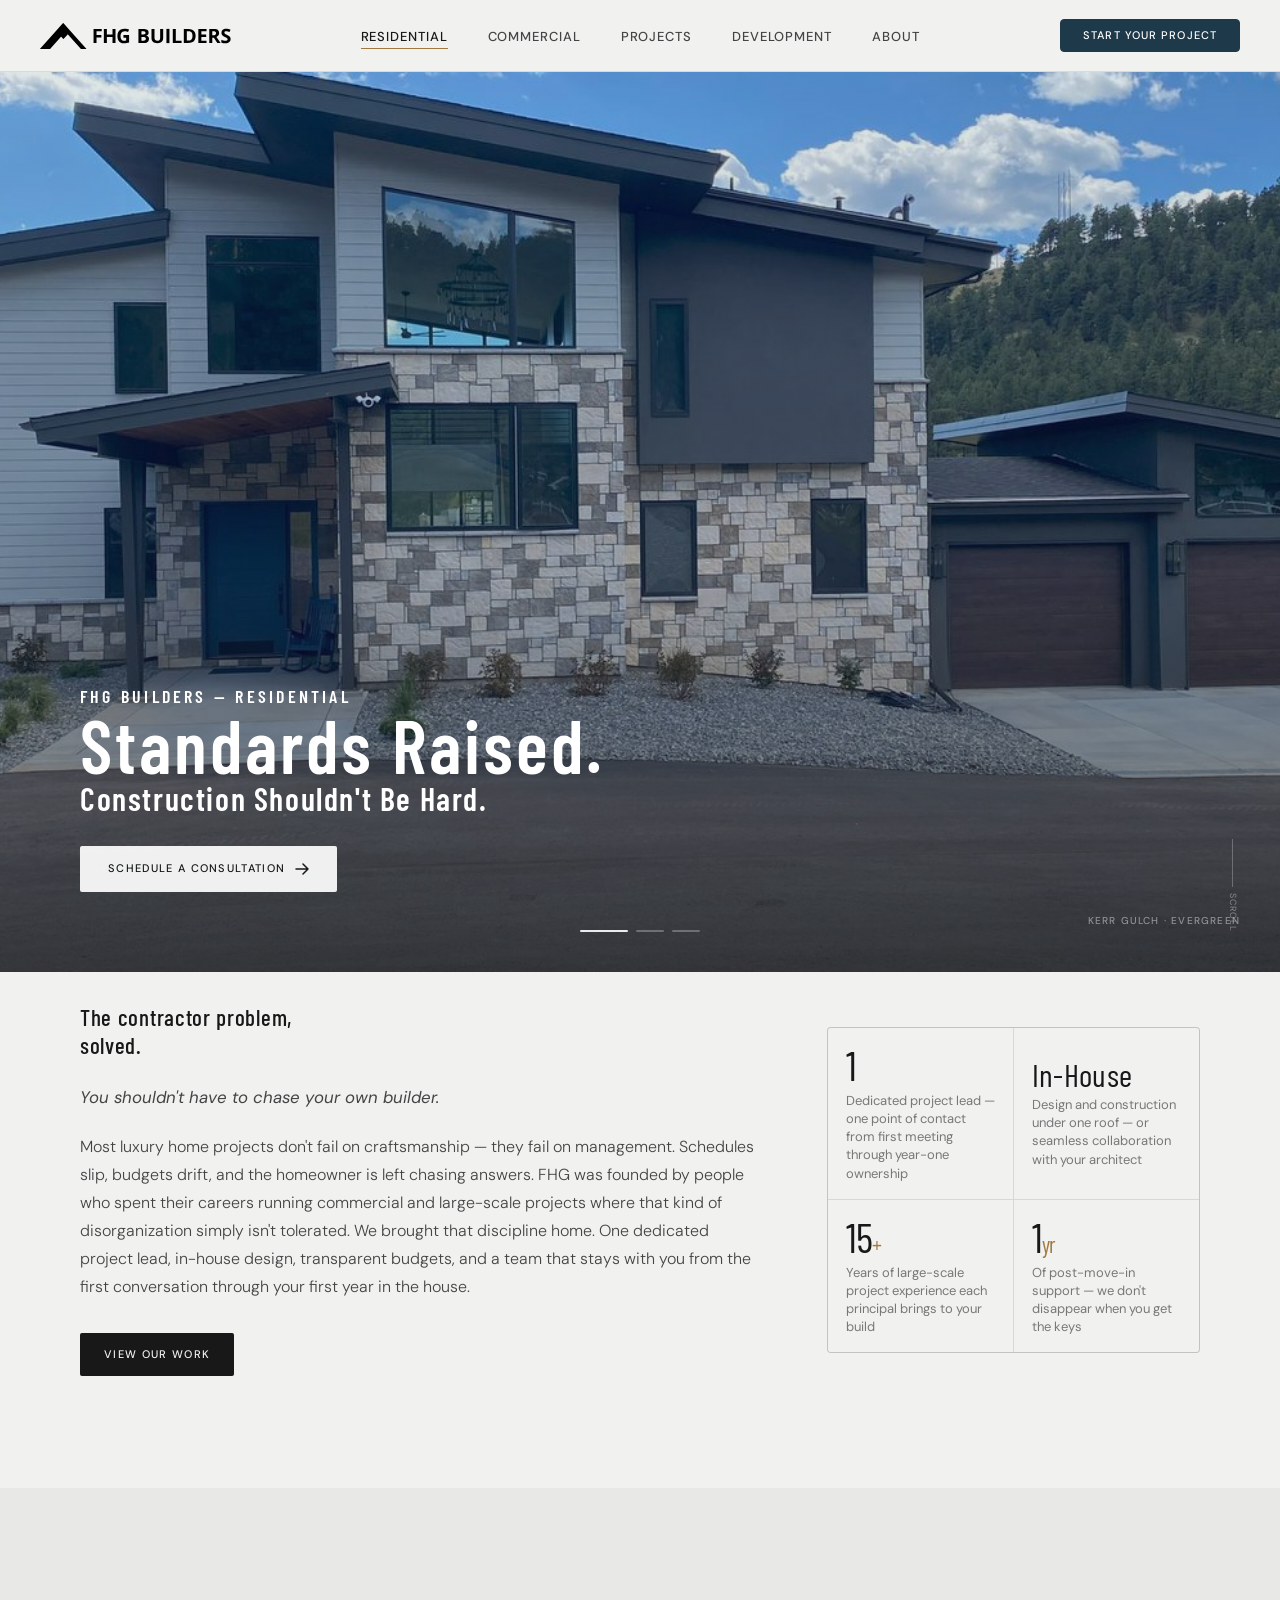
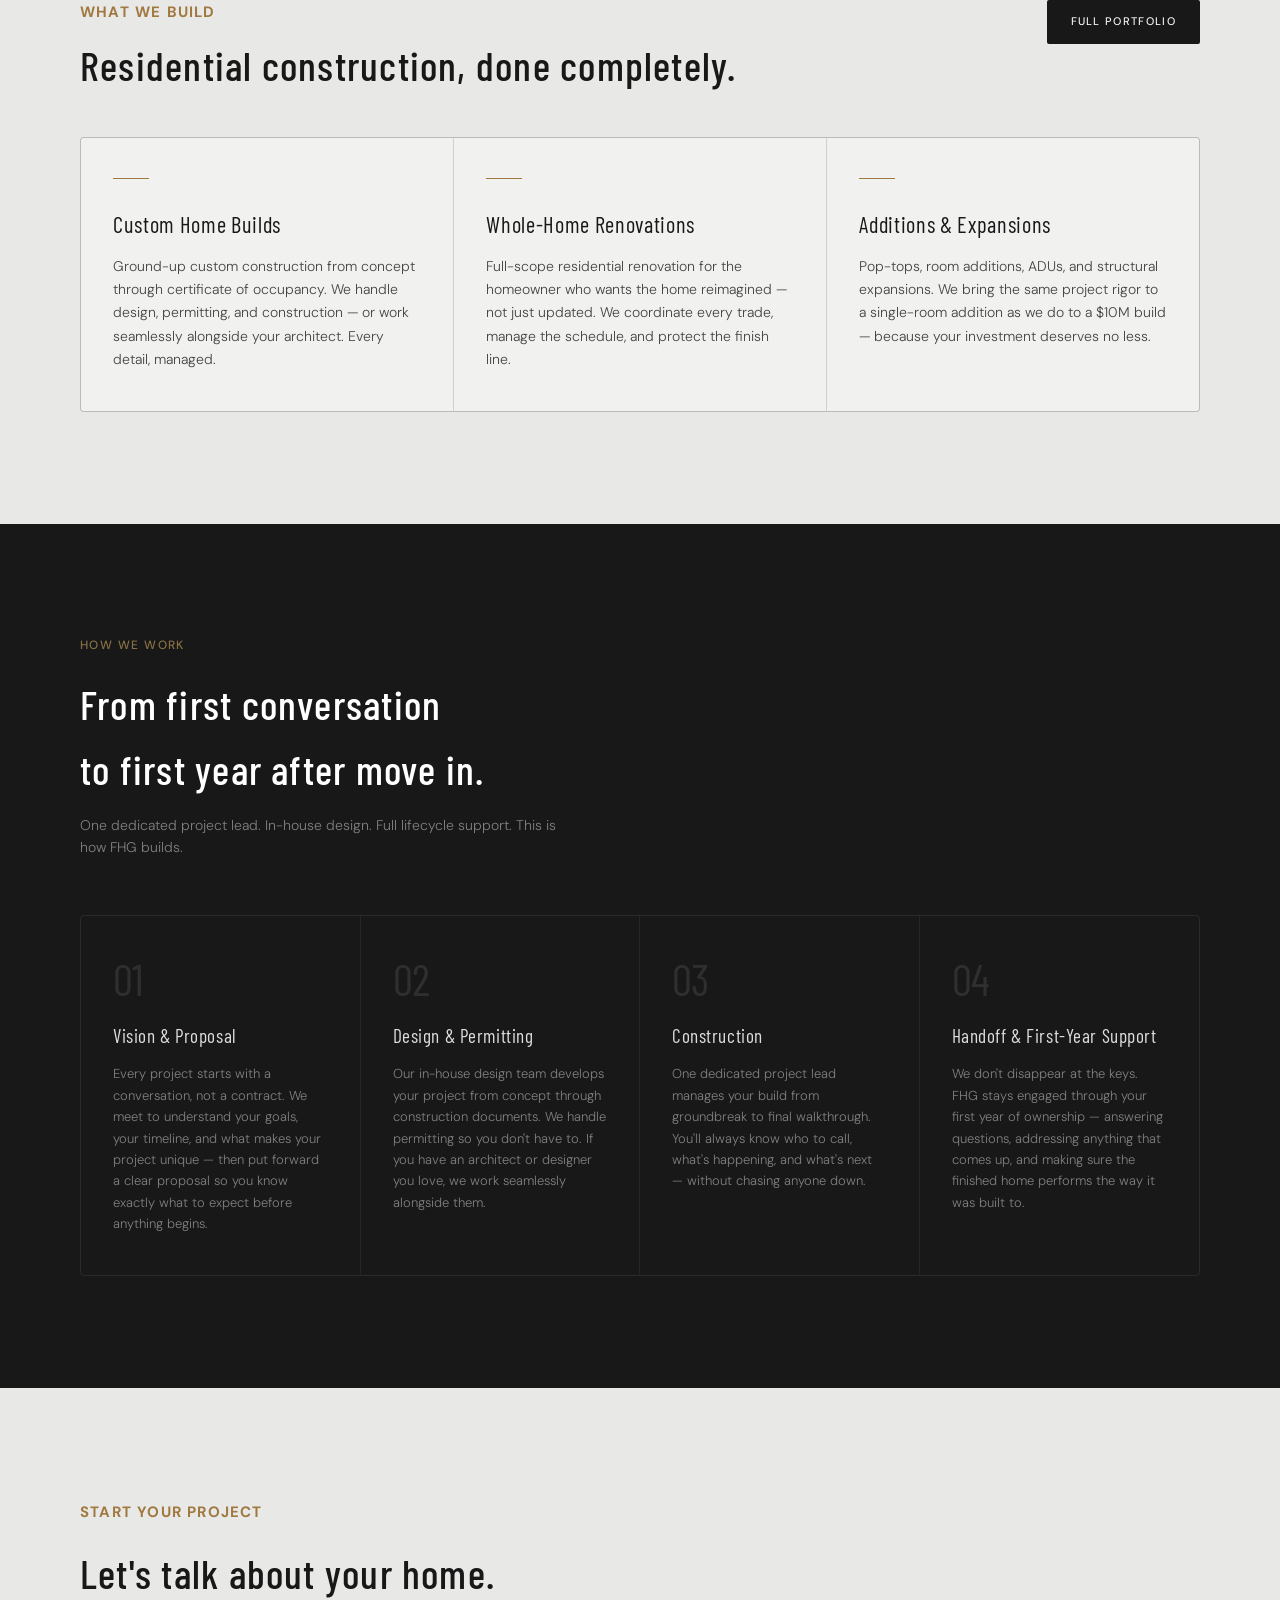
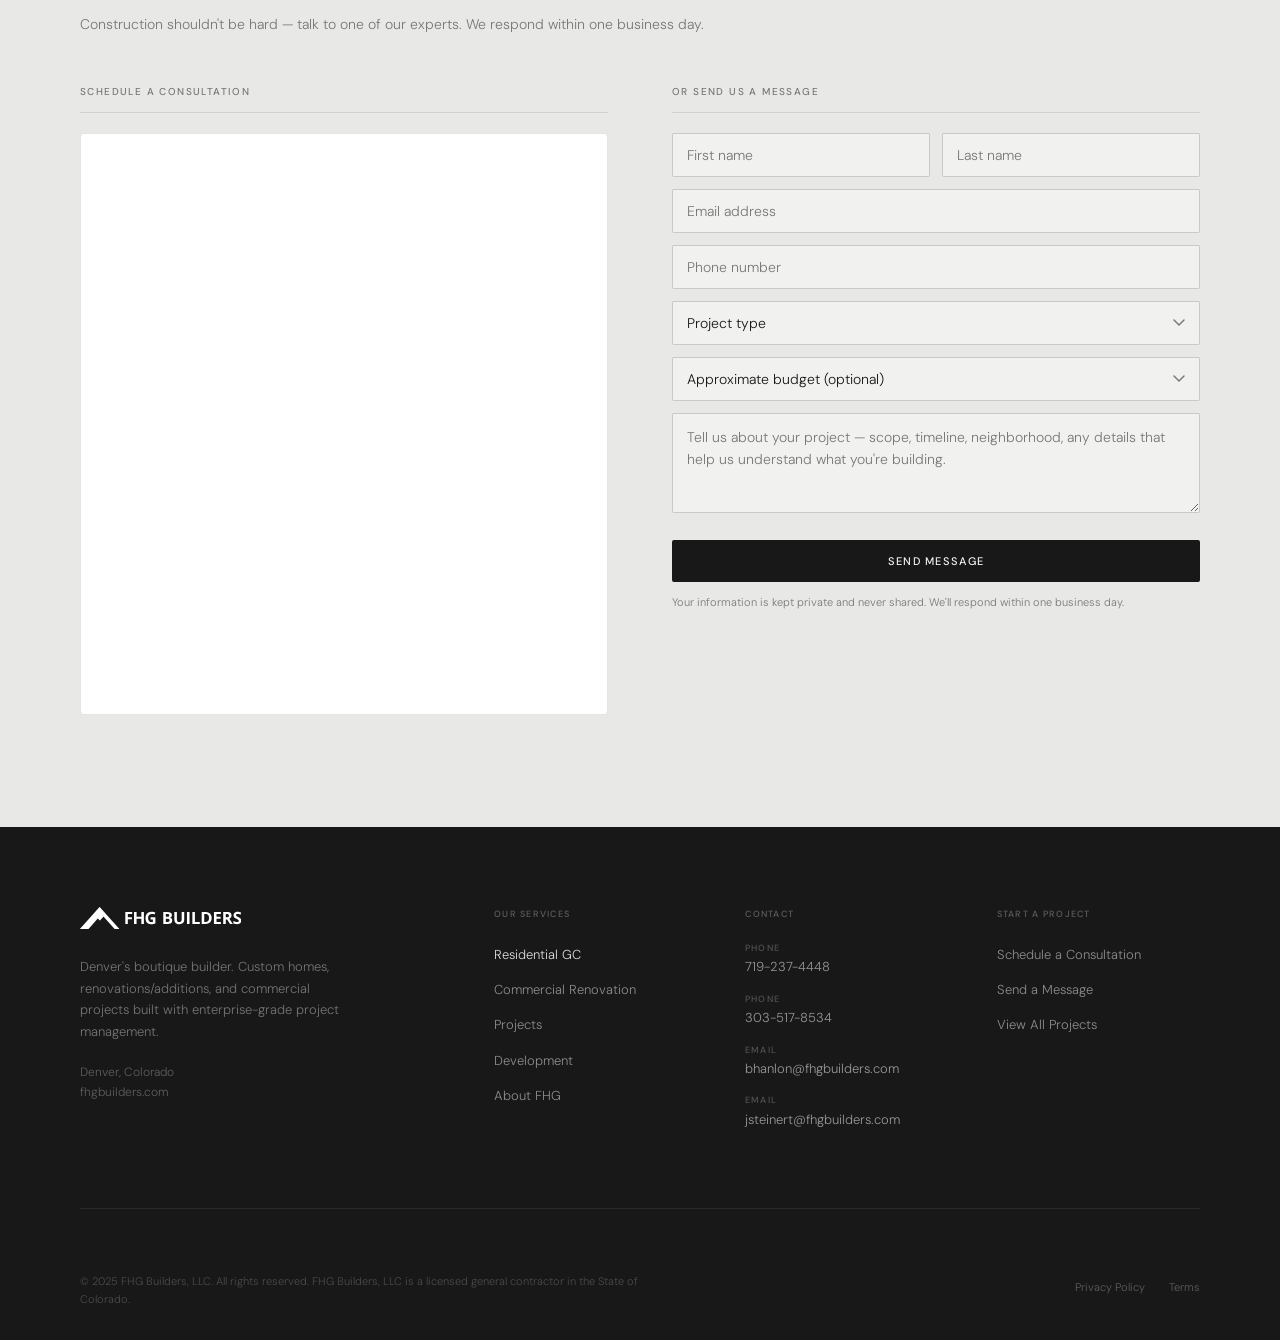
<file: residential.html>
<!DOCTYPE html>
<html lang="en">
<head>
<meta charset="UTF-8">
<meta name="viewport" content="width=device-width, initial-scale=1.0">
<title>Residential Construction — FHG Builders | Denver Custom Homes & Renovations</title>
<meta name="description" content="Denver's luxury residential builder. Custom homes, whole-home renovations, and additions delivered with enterprise-grade project management, in-house design, and first-year support.">
<link rel="preconnect" href="https://fonts.googleapis.com">
<link rel="preconnect" href="https://fonts.gstatic.com" crossorigin>
<link href="https://fonts.googleapis.com/css2?family=Barlow+Condensed:wght@300;400;500;600&family=DM+Sans:ital,wght@0,300;0,400;0,500;1,300&display=swap" rel="stylesheet">
<link rel="stylesheet" href="css/main.css">
</head>
<body>

<!-- NAV -->
<nav class="nav" id="main-nav">
  <div class="nav-inner">
    <a href="index.html" class="nav-logo" aria-label="FHG Builders — Home">
      <svg xmlns="http://www.w3.org/2000/svg" viewBox="0 0 701.27 95.66" aria-hidden="true">
        <g>
          <path d="M207.99,74.02h-10.93V21.64h30.02v9.1h-19.1v13.51h17.77v9.06h-17.77v20.71Z"/>
          <path d="M277.85,74.02h-11.07v-22.61h-20.74v22.61h-11.11V21.64h11.11v20.53h20.74v-20.53h11.07v52.38Z"/>
          <path d="M307.02,44.6h20.78v27.16c-2.75.91-5.6,1.63-8.56,2.17s-6.32.81-10.07.81c-5.21,0-9.63-1.03-13.26-3.08s-6.39-5.09-8.28-9.1-2.83-8.95-2.83-14.8c0-5.49,1.06-10.25,3.17-14.26s5.21-7.12,9.28-9.32,9.05-3.3,14.92-3.3c2.77,0,5.51.3,8.2.9s5.15,1.37,7.34,2.33l-3.69,8.89c-1.6-.81-3.43-1.49-5.48-2.04s-4.2-.82-6.45-.82c-3.22,0-6.03.74-8.4,2.22s-4.22,3.55-5.52,6.22-1.95,5.8-1.95,9.4c0,3.42.47,6.44,1.4,9.08s2.4,4.71,4.41,6.2,4.62,2.24,7.85,2.24c1.58,0,2.91-.08,3.99-.23s2.11-.32,3.06-.48v-10.93h-9.92v-9.24Z"/>
          <path d="M362.15,21.64h16.3c6.97,0,12.25.98,15.84,2.94s5.37,5.4,5.37,10.32c0,1.98-.32,3.77-.95,5.37s-1.55,2.91-2.74,3.94-2.65,1.7-4.37,2.01v.36c1.74.36,3.32.97,4.73,1.85s2.54,2.14,3.39,3.8,1.27,3.86,1.27,6.61c0,3.18-.78,5.9-2.33,8.17s-3.77,4.01-6.65,5.21-6.3,1.81-10.26,1.81h-19.6V21.64ZM373.26,42.38h6.45c3.22,0,5.46-.51,6.7-1.52s1.86-2.51,1.86-4.5-.73-3.45-2.2-4.32-3.79-1.31-6.97-1.31h-5.84v11.64ZM373.26,51.2v13.65h7.24c3.34,0,5.67-.64,6.99-1.93s1.97-3.02,1.97-5.2c0-1.29-.29-2.42-.86-3.4s-1.53-1.74-2.88-2.29-3.21-.82-5.57-.82h-6.88Z"/>
          <path d="M453.21,21.64v33.89c0,3.61-.79,6.86-2.38,9.76s-3.99,5.2-7.2,6.9-7.26,2.54-12.13,2.54c-6.93,0-12.21-1.77-15.84-5.3-3.63-3.54-5.45-8.22-5.45-14.04V21.64h11.07v32.07c0,4.32.88,7.36,2.65,9.1s4.38,2.62,7.85,2.62c2.44,0,4.41-.42,5.93-1.25s2.63-2.13,3.35-3.87,1.07-3.97,1.07-6.66v-31.99h11.07Z"/>
          <path d="M465.15,74.02V21.64h11.11v52.38h-11.11Z"/>
          <path d="M488.57,74.02V21.64h11.11v43.21h21.25v9.17h-32.35Z"/>
          <path d="M572.6,47.33c0,5.9-1.13,10.83-3.39,14.78-2.26,3.95-5.52,6.93-9.8,8.92s-9.42,2.99-15.44,2.99h-14.83V21.64h16.45c5.49,0,10.26.97,14.3,2.92s7.17,4.82,9.39,8.63,3.33,8.52,3.33,14.13ZM561.06,47.61c0-3.87-.57-7.05-1.7-9.55s-2.81-4.34-5.02-5.54-4.94-1.79-8.19-1.79h-5.91v34.11h4.77c5.42,0,9.45-1.45,12.09-4.34s3.96-7.19,3.96-12.9Z"/>
          <path d="M612.74,74.02h-30.17V21.64h30.17v9.1h-19.06v11.5h17.74v9.1h-17.74v13.51h19.06v9.17Z"/>
          <path d="M638.05,21.64c4.75,0,8.68.57,11.77,1.72s5.39,2.88,6.9,5.2,2.26,5.24,2.26,8.78c0,2.39-.45,4.48-1.36,6.27s-2.1,3.31-3.58,4.55-3.08,2.26-4.8,3.05l15.41,22.82h-12.33l-12.5-20.1h-5.91v20.1h-11.11V21.64h15.26ZM637.26,30.74h-3.37v14.15h3.58c3.68,0,6.31-.62,7.9-1.85s2.38-3.04,2.38-5.43-.85-4.25-2.56-5.3-4.35-1.58-7.94-1.58Z"/>
          <path d="M701.27,59.47c0,3.11-.75,5.8-2.26,8.1s-3.7,4.06-6.57,5.3-6.37,1.86-10.48,1.86c-1.82,0-3.59-.12-5.32-.36s-3.39-.59-4.98-1.06-3.1-1.04-4.53-1.74v-10.32c2.48,1.1,5.06,2.09,7.74,2.97s5.33,1.33,7.95,1.33c1.82,0,3.28-.24,4.39-.72s1.92-1.13,2.42-1.97.75-1.79.75-2.87c0-1.31-.44-2.44-1.33-3.37s-2.1-1.8-3.64-2.62-3.28-1.68-5.21-2.62c-1.22-.57-2.54-1.27-3.98-2.1s-2.79-1.83-4.08-3.03-2.35-2.65-3.17-4.35-1.24-3.76-1.24-6.14c0-3.13.72-5.8,2.15-8.03s3.48-3.92,6.14-5.11,5.81-1.77,9.44-1.77c2.72,0,5.32.32,7.79.95s5.06,1.55,7.76,2.74l-3.58,8.63c-2.41-.98-4.57-1.74-6.48-2.28s-3.86-.81-5.84-.81c-1.39,0-2.57.22-3.55.66s-1.72,1.06-2.22,1.86-.75,1.73-.75,2.78c0,1.24.36,2.29,1.09,3.13s1.83,1.67,3.3,2.45,3.3,1.71,5.5,2.76c2.68,1.27,4.96,2.59,6.86,3.96s3.36,2.99,4.39,4.84,1.54,4.15,1.54,6.9Z"/>
        </g>
        <path d="M42.28,47.68L84.84.2c.24-.27.67-.27.91,0l42.57,47.47,42.1,46.95c.36.4.07,1.03-.46,1.03h-18.36c-.36,0-.71-.15-.95-.43l-47.84-53.35c-.24-.27-.67-.27-.92,0l-15.37,17.14c-.21.24-.59.24-.8,0l-7.62-8.5c-.24-.27-.67-.27-.92,0l-40.09,44.71c-.24.27-.59.43-.95.43H.61c-.52,0-.8-.62-.45-1.01l42.12-46.97Z"/>
      </svg>
    </a>

    <ul class="nav-links" id="nav-links">
      <li><a href="residential.html" class="active">Residential</a></li>
      <li><a href="commercial.html">Commercial</a></li>
      <li><a href="portfolio.html">Projects</a></li>
      <li><a href="development.html">Development</a></li>
      <li><a href="about.html">About</a></li>
    </ul>

    <a href="#inquiry" class="nav-cta">Start Your Project</a>

    <button class="nav-toggle" id="nav-toggle" aria-label="Open menu" aria-expanded="false">
      <span></span>
      <span></span>
      <span></span>
    </button>
  </div>
</nav>

<!-- ============================================================
     HERO
     ============================================================ -->
<section class="hero" aria-label="FHG Builders Residential">
  <div class="hero-slides">
    <div class="hero-slide active" data-index="0">
      <img src="images/hero/hero-kerr.jpg" alt="Kerr Gulch · Evergreen" loading="eager">
      <div class="hero-gradient"></div>
    </div>
    <div class="hero-slide" data-index="1">
      <img src="images/hero/hero-steele.jpg" alt="Steele Street · Denver" loading="lazy">
      <div class="hero-gradient"></div>
    </div>
    <div class="hero-slide" data-index="2">
      <img src="images/hero/hero-long.jpg" alt="Roxborough Park · Denver Metro" loading="lazy">
      <div class="hero-gradient"></div>
    </div>
  </div>

  <div class="hero-content">
    <div class="hero-content-inner">
      <h1 style="line-height:1.0;">
        <span style="display:block; font-size:clamp(0.95rem, 1.4vw, 1.2rem); font-weight:600; letter-spacing:0.18em; color:#ffffff; margin-bottom:0.15em;">FHG BUILDERS — RESIDENTIAL</span>
        <span style="display:block;">Standards Raised.</span>
        <span style="display:block; font-weight:600; font-size:clamp(1.5rem, 2.5vw, 2.3rem); letter-spacing:0.05em; color:#ffffff;">Construction Shouldn't Be Hard.</span>
      </h1>
      <a href="#inquiry" class="hero-cta">
        Schedule a Consultation
        <svg viewBox="0 0 14 14" fill="none" xmlns="http://www.w3.org/2000/svg" aria-hidden="true">
          <path d="M1 7h12M8 2l5 5-5 5" stroke="currentColor" stroke-width="1.5" stroke-linecap="round" stroke-linejoin="round"/>
        </svg>
      </a>
    </div>
  </div>

  <div class="hero-indicators" aria-label="Slide navigation">
    <button class="hero-ind active" data-slide="0" aria-label="Kerr Gulch"></button>
    <button class="hero-ind" data-slide="1" aria-label="Steele Street"></button>
    <button class="hero-ind" data-slide="2" aria-label="Roxborough Park"></button>
  </div>

  <div class="hero-proj-label" id="hero-proj-label">Kerr Gulch · Evergreen</div>

  <div class="hero-scroll" aria-hidden="true">
    <div class="hero-scroll-line"></div>
    <span>Scroll</span>
  </div>
</section>

<!-- Mobile tagline -->
<div class="hero-mobile-tagline">
  <h2>
    <span>FHG Builders — Residential</span>
    Standards Raised.
  </h2>
  <h2 class="hero-mobile-tagline-sub">Construction shouldn't be hard.</h2>
  <a href="#inquiry" class="btn-primary" style="margin-top:0.5rem; display:inline-block;">Schedule a Consultation</a>
</div>


<!-- ============================================================
     BRAND STATEMENT
     ============================================================ -->
<section class="brand-statement">
  <div class="container">
    <div class="brand-statement-grid">
      <div>
        <h2 class="fade-up" style="margin-top:0;">The contractor problem,<br>solved.</h2>
        <p class="fade-up fade-up-delay-1" style="font-size:1.05rem; font-weight:400; color:var(--c-text-mid); margin-bottom:1.25rem; font-style:italic;">You shouldn't have to chase your own builder.</p>
        <p class="fade-up fade-up-delay-2">Most luxury home projects don't fail on craftsmanship — they fail on management. Schedules slip, budgets drift, and the homeowner is left chasing answers. FHG was founded by people who spent their careers running commercial and large-scale projects where that kind of disorganization simply isn't tolerated. We brought that discipline home. One dedicated project lead, in-house design, transparent budgets, and a team that stays with you from the first conversation through your first year in the house.</p>
        <div class="brand-btns fade-up fade-up-delay-3">
          <a href="portfolio.html" class="btn-primary">View Our Work</a>
        </div>
      </div>
      <div class="fade-up fade-up-delay-2">
        <div class="stats-grid">
          <div class="stat-tile">
            <div class="stat-number">1</div>
            <div class="stat-label">Dedicated project lead — one point of contact from first meeting through year-one ownership</div>
          </div>
          <div class="stat-tile">
            <div class="stat-number" style="font-size:2rem; letter-spacing:0.01em;">In-House</div>
            <div class="stat-label">Design and construction under one roof — or seamless collaboration with your architect</div>
          </div>
          <div class="stat-tile">
            <div class="stat-number">15<span>+</span></div>
            <div class="stat-label">Years of large-scale project experience each principal brings to your build</div>
          </div>
          <div class="stat-tile">
            <div class="stat-number">1<span>yr</span></div>
            <div class="stat-label">Of post-move-in support — we don't disappear when you get the keys</div>
          </div>
        </div>
      </div>
    </div>
  </div>
</section>


<!-- ============================================================
     SERVICES
     ============================================================ -->
<section class="services">
  <div class="container">
    <div class="services-header services-header--top-align">
      <div>
        <span class="label-tag fade-up">What we build</span>
        <h2 class="services-subhead fade-up fade-up-delay-1">Residential construction, done completely.</h2>
      </div>
      <a href="portfolio.html" class="btn-primary fade-up">Full Portfolio</a>
    </div>
    <div class="services-grid">
      <div class="service-card fade-up">
        <div class="service-icon"></div>
        <h3>Custom Home Builds</h3>
        <p>Ground-up custom construction from concept through certificate of occupancy. We handle design, permitting, and construction — or work seamlessly alongside your architect. Every detail, managed.</p>
      </div>
      <div class="service-card fade-up fade-up-delay-1">
        <div class="service-icon"></div>
        <h3>Whole-Home Renovations</h3>
        <p>Full-scope residential renovation for the homeowner who wants the home reimagined — not just updated. We coordinate every trade, manage the schedule, and protect the finish line.</p>
      </div>
      <div class="service-card fade-up fade-up-delay-2">
        <div class="service-icon"></div>
        <h3>Additions &amp; Expansions</h3>
        <p>Pop-tops, room additions, ADUs, and structural expansions. We bring the same project rigor to a single-room addition as we do to a $10M build — because your investment deserves no less.</p>
      </div>
    </div>
  </div>
</section>


<!-- ============================================================
     PROCESS
     ============================================================ -->
<section class="process">
  <div class="container">
    <span class="label-tag fade-up" style="color: rgba(184,151,90,0.7);">How we work</span>
    <h2 class="fade-up fade-up-delay-1">From first conversation<br>to first year after move in.</h2>
    <p class="process-sub fade-up fade-up-delay-2">One dedicated project lead. In-house design. Full lifecycle support. This is how FHG builds.</p>

    <div class="process-grid">
      <div class="process-step fade-up">
        <div class="step-number">01</div>
        <h3>Vision &amp; Proposal</h3>
        <p>Every project starts with a conversation, not a contract. We meet to understand your goals, your timeline, and what makes your project unique — then put forward a clear proposal so you know exactly what to expect before anything begins.</p>
      </div>
      <div class="process-step fade-up fade-up-delay-1">
        <div class="step-number">02</div>
        <h3>Design &amp; Permitting</h3>
        <p>Our in-house design team develops your project from concept through construction documents. We handle permitting so you don't have to. If you have an architect or designer you love, we work seamlessly alongside them.</p>
      </div>
      <div class="process-step fade-up fade-up-delay-2">
        <div class="step-number">03</div>
        <h3>Construction</h3>
        <p>One dedicated project lead manages your build from groundbreak to final walkthrough. You'll always know who to call, what's happening, and what's next — without chasing anyone down.</p>
      </div>
      <div class="process-step fade-up fade-up-delay-3">
        <div class="step-number">04</div>
        <h3>Handoff &amp; First-Year Support</h3>
        <p>We don't disappear at the keys. FHG stays engaged through your first year of ownership — answering questions, addressing anything that comes up, and making sure the finished home performs the way it was built to.</p>
      </div>
    </div>
  </div>
</section>


<!-- ============================================================
     INQUIRY
     ============================================================ -->
<section class="inquiry" id="inquiry">
  <div class="container">
    <span class="label-tag inquiry-label fade-up">Start your project</span>
    <h2 class="fade-up fade-up-delay-1">Let's talk about your home.</h2>
    <p class="inquiry-sub fade-up fade-up-delay-2">Construction shouldn't be hard — talk to one of our experts. We respond within one business day.</p>

    <div class="inquiry-grid">
      <div class="fade-up">
        <span class="inquiry-col-label">Schedule a consultation</span>
        <div class="calendly-wrap">
          <div class="calendly-inline-widget"
               data-url="https://calendly.com/bhanlon-fhgbuilders/consultation?hide_gdpr_banner=1&primary_color=1a1a18"
               style="min-width:100%;height:580px;">
          </div>
          <script type="text/javascript" src="https://assets.calendly.com/assets/external/widget.js" async></script>
        </div>
      </div>

      <div class="fade-up fade-up-delay-1">
        <span class="inquiry-col-label">Or send us a message</span>
        <form id="inquiry-form" novalidate>
          <div class="form-row">
            <input type="text" name="first_name" placeholder="First name" required autocomplete="given-name">
            <input type="text" name="last_name" placeholder="Last name" required autocomplete="family-name">
          </div>
          <div class="form-group">
            <input type="email" name="email" placeholder="Email address" required autocomplete="email">
          </div>
          <div class="form-group">
            <input type="tel" name="phone" placeholder="Phone number" autocomplete="tel">
          </div>
          <div class="form-group">
            <select name="project_type" required>
              <option value="" disabled selected>Project type</option>
              <option value="custom_build">Custom Home Build</option>
              <option value="whole_home_reno">Whole-Home Renovation</option>
              <option value="addition">Addition or Expansion</option>
              <option value="kitchen_bath">Kitchen or Bath Renovation</option>
              <option value="not_sure">Not Sure Yet</option>
            </select>
          </div>
          <div class="form-group">
            <select name="budget_range">
              <option value="" disabled selected>Approximate budget (optional)</option>
              <option value="150_500">$150K – $500K</option>
              <option value="500_1m">$500K – $1M</option>
              <option value="1m_3m">$1M – $3M</option>
              <option value="3m_plus">$3M+</option>
            </select>
          </div>
          <div class="form-group">
            <textarea name="message" placeholder="Tell us about your project — scope, timeline, neighborhood, any details that help us understand what you're building."></textarea>
          </div>
          <button type="submit" class="btn-submit">Send Message</button>
          <p class="form-privacy">Your information is kept private and never shared. We'll respond within one business day.</p>
        </form>
      </div>
    </div>
  </div>
</section>


<!-- FOOTER -->
<footer class="footer">
  <div class="container">
    <div class="footer-grid">

      <!-- Brand col -->
      <div class="footer-brand">
        <svg xmlns="http://www.w3.org/2000/svg" viewBox="0 0 701.27 95.66" aria-label="FHG Builders">
          <defs><style>.cls-1{fill:#fff;}</style></defs>
          <g>
            <path class="cls-1" d="M207.99,74.02h-10.93V21.64h30.02v9.1h-19.1v13.51h17.77v9.06h-17.77v20.71Z"/>
            <path class="cls-1" d="M277.85,74.02h-11.07v-22.61h-20.74v22.61h-11.11V21.64h11.11v20.53h20.74v-20.53h11.07v52.38Z"/>
            <path class="cls-1" d="M307.02,44.6h20.78v27.16c-2.75.91-5.6,1.63-8.56,2.17s-6.32.81-10.07.81c-5.21,0-9.63-1.03-13.26-3.08s-6.39-5.09-8.28-9.1-2.83-8.95-2.83-14.8c0-5.49,1.06-10.25,3.17-14.26s5.21-7.12,9.28-9.32,9.05-3.3,14.92-3.3c2.77,0,5.51.3,8.2.9s5.15,1.37,7.34,2.33l-3.69,8.89c-1.6-.81-3.43-1.49-5.48-2.04s-4.2-.82-6.45-.82c-3.22,0-6.03.74-8.4,2.22s-4.22,3.55-5.52,6.22-1.95,5.8-1.95,9.4c0,3.42.47,6.44,1.4,9.08s2.4,4.71,4.41,6.2,4.62,2.24,7.85,2.24c1.58,0,2.91-.08,3.99-.23s2.11-.32,3.06-.48v-10.93h-9.92v-9.24Z"/>
            <path class="cls-1" d="M362.15,21.64h16.3c6.97,0,12.25.98,15.84,2.94s5.37,5.4,5.37,10.32c0,1.98-.32,3.77-.95,5.37s-1.55,2.91-2.74,3.94-2.65,1.7-4.37,2.01v.36c1.74.36,3.32.97,4.73,1.85s2.54,2.14,3.39,3.8,1.27,3.86,1.27,6.61c0,3.18-.78,5.9-2.33,8.17s-3.77,4.01-6.65,5.21-6.3,1.81-10.26,1.81h-19.6V21.64ZM373.26,42.38h6.45c3.22,0,5.46-.51,6.7-1.52s1.86-2.51,1.86-4.5-.73-3.45-2.2-4.32-3.79-1.31-6.97-1.31h-5.84v11.64ZM373.26,51.2v13.65h7.24c3.34,0,5.67-.64,6.99-1.93s1.97-3.02,1.97-5.2c0-1.29-.29-2.42-.86-3.4s-1.53-1.74-2.88-2.29-3.21-.82-5.57-.82h-6.88Z"/>
            <path class="cls-1" d="M453.21,21.64v33.89c0,3.61-.79,6.86-2.38,9.76s-3.99,5.2-7.2,6.9-7.26,2.54-12.13,2.54c-6.93,0-12.21-1.77-15.84-5.3s-5.45-8.22-5.45-14.04V21.64h11.07v32.07c0,4.32.88,7.36,2.65,9.1s4.38,2.62,7.85,2.62c2.44,0,4.41-.42,5.93-1.25s2.63-2.13,3.35-3.87,1.07-3.97,1.07-6.66v-31.99h11.07Z"/>
            <path class="cls-1" d="M465.15,74.02V21.64h11.11v52.38h-11.11Z"/>
            <path class="cls-1" d="M488.57,74.02V21.64h11.11v43.21h21.25v9.17h-32.35Z"/>
            <path class="cls-1" d="M572.6,47.33c0,5.9-1.13,10.83-3.39,14.78s-5.52,6.93-9.8,8.92-9.42,2.99-15.44,2.99h-14.83V21.64h16.45c5.49,0,10.26.97,14.3,2.92s7.17,4.82,9.39,8.63,3.33,8.52,3.33,14.13ZM561.06,47.61c0-3.87-.57-7.05-1.7-9.55s-2.81-4.34-5.02-5.54-4.94-1.79-8.19-1.79h-5.91v34.11h4.77c5.42,0,9.45-1.45,12.09-4.34,2.64-2.89,3.96-7.19,3.96-12.9Z"/>
            <path class="cls-1" d="M612.74,74.02h-30.17V21.64h30.17v9.1h-19.06v11.5h17.74v9.1h-17.74v13.51h19.06v9.17Z"/>
            <path class="cls-1" d="M638.05,21.64c4.75,0,8.68.57,11.77,1.72s5.39,2.88,6.9,5.2,2.26,5.24,2.26,8.78c0,2.39-.45,4.48-1.36,6.27s-2.1,3.31-3.58,4.55-3.08,2.26-4.8,3.05l15.41,22.82h-12.33l-12.5-20.1h-5.91v20.1h-11.11V21.64h15.26ZM637.26,30.74h-3.37v14.15h3.58c3.68,0,6.31-.62,7.9-1.85s2.38-3.04,2.38-5.43-.85-4.25-2.56-5.3-4.35-1.58-7.94-1.58Z"/>
            <path class="cls-1" d="M701.27,59.47c0,3.11-.75,5.8-2.26,8.1s-3.7,4.06-6.57,5.3-6.37,1.86-10.48,1.86c-1.82,0-3.59-.12-5.32-.36s-3.39-.59-4.98-1.06-3.1-1.04-4.53-1.74v-10.32c2.48,1.1,5.06,2.09,7.74,2.97s5.33,1.33,7.95,1.33c1.82,0,3.28-.24,4.39-.72s1.92-1.13,2.42-1.97.75-1.79.75-2.87c0-1.31-.44-2.44-1.33-3.37s-2.1-1.8-3.64-2.62-3.28-1.68-5.21-2.62c-1.22-.57-2.54-1.27-3.98-2.1s-2.79-1.83-4.08-3.03-2.35-2.65-3.17-4.35-1.24-3.76-1.24-6.14c0-3.13.72-5.8,2.15-8.03s3.48-3.92,6.14-5.11,5.81-1.77,9.44-1.77c2.72,0,5.32.32,7.79.95s5.06,1.55,7.76,2.74l-3.58,8.63c-2.41-.98-4.57-1.74-6.48-2.28s-3.86-.81-5.84-.81c-1.39,0-2.57.22-3.55.66s-1.72,1.06-2.22,1.86-.75,1.73-.75,2.78c0,1.24.36,2.29,1.09,3.13s1.83,1.67,3.3,2.45,3.3,1.71,5.5,2.76c2.68,1.27,4.96,2.59,6.86,3.96s3.36,2.99,4.39,4.84,1.54,4.15,1.54,6.9Z"/>
          </g>
          <path class="cls-1" d="M42.28,47.68L84.84.2c.24-.27.67-.27.91,0l42.57,47.47,42.1,46.95c.36.4.07,1.03-.46,1.03h-18.36c-.36,0-.71-.15-.95-.43l-47.84-53.35c-.24-.27-.67-.27-.92,0l-15.37,17.14c-.21.24-.59.24-.8,0l-7.62-8.5c-.24-.27-.67-.27-.92,0l-40.09,44.71c-.24.27-.59.43-.95.43H.61c-.52,0-.8-.62-.45-1.01l42.12-46.97Z"/>
        </svg>
        <p>Denver's boutique builder. Custom homes, renovations/additions, and commercial projects built with enterprise-grade project management.</p>
        <address class="footer-address">
          Denver, Colorado<br>
          fhgbuilders.com
        </address>
      </div>

      <!-- Business lines -->
      <div class="footer-col">
        <h4>Our Services</h4>
        <ul>
          <li><a href="residential.html" class="active-link">Residential GC</a></li>
          <li><a href="commercial.html">Commercial Renovation</a></li>
          <li><a href="portfolio.html">Projects</a></li>
          <li><a href="development.html">Development</a></li>
          <li><a href="about.html">About FHG</a></li>
        </ul>
      </div>

      <!-- Contact -->
      <div class="footer-col">
        <h4>Contact</h4>
        <div class="footer-contact-item">
          <span class="contact-type">Phone</span>
          <a href="tel:7192374448">719-237-4448</a>
        </div>
        <div class="footer-contact-item">
          <span class="contact-type">Phone</span>
          <a href="tel:3035178534">303-517-8534</a>
        </div>
        <div class="footer-contact-item">
          <span class="contact-type">Email</span>
          <a href="mailto:bhanlon@fhgbuilders.com">bhanlon@fhgbuilders.com</a>
        </div>
        <div class="footer-contact-item">
          <span class="contact-type">Email</span>
          <a href="mailto:jsteinert@fhgbuilders.com">jsteinert@fhgbuilders.com</a>
        </div>
      </div>

      <!-- Start a project -->
      <div class="footer-col">
        <h4>Start a Project</h4>
        <ul>
          <li><a href="https://calendly.com/bhanlon-fhgbuilders/consultation" target="_blank" rel="noopener">Schedule a Consultation</a></li>
          <li><a href="#inquiry">Send a Message</a></li>
          <li><a href="portfolio.html">View All Projects</a></li>
        </ul>
      </div>

    </div>

    <!-- Footer base -->
    <div class="footer-base">
      <p class="footer-legal">
        © 2025 FHG Builders, LLC. All rights reserved. FHG Builders, LLC is a licensed general contractor in the State of Colorado.
      </p>
      <ul class="footer-links">
        <li><a href="/privacy">Privacy Policy</a></li>
        <li><a href="/terms">Terms</a></li>
      </ul>
    </div>
  </div>
</footer>

<script src="js/main.js"></script>
</body>
</html>
</file>
<file: css/main.css>
/* FHG Builders — Main Stylesheet
   Version: 1.0 | May 2025
   ============================================================ */


/* ============================================================
   DESIGN TOKENS — FHG Builders
   ============================================================ */
:root {
  /* Colors */
  --c-bg:         #F1F1F0;   /* cool off-white — primary background */
  --c-bg-alt:     #E8E8E6;   /* cool light gray — alternate sections */
  --c-dark:       #181818;   /* near-black — dark sections, footer */
  --c-dark-2:     #222222;   /* slightly lighter dark */
  --c-text:       #181818;   /* primary text */
  --c-text-mid:   #444444;   /* secondary text */
  --c-text-muted: #787878;   /* captions, labels */
  --c-accent:     #1E3A4A;   /* deep steel blue — industrial, precise */
  --c-gold:       #A07840;   /* cooler bronze — metallic accent */
  --c-border:     rgba(18,18,18,0.11);
  --c-border-mid: rgba(18,18,18,0.18);

  /* Typography */
  --f-display: 'Barlow Condensed', 'DM Sans', system-ui, sans-serif;
  --f-sans:  'DM Sans', system-ui, sans-serif;

  /* Spacing */
  --sp-xs:  0.5rem;
  --sp-sm:  1rem;
  --sp-md:  2rem;
  --sp-lg:  4rem;
  --sp-xl:  7rem;

  /* Layout */
  --max-w: 1200px;
  --nav-h: 72px;
}

/* ============================================================
   RESET & BASE
   ============================================================ */
*, *::before, *::after { box-sizing: border-box; margin: 0; padding: 0; }

html { scroll-behavior: smooth; }

body {
  font-family: var(--f-sans);
  background: var(--c-bg);
  color: var(--c-text);
  font-size: 16px;
  line-height: 1.6;
  -webkit-font-smoothing: antialiased;
}

img { display: block; width: 100%; height: 100%; object-fit: cover; }
a { text-decoration: none; color: inherit; }

.container {
  max-width: var(--max-w);
  margin: 0 auto;
  padding: 0 2.5rem;
}

.label-tag {
  font-family: var(--f-sans);
  font-size: 12px;
  font-weight: 500;
  letter-spacing: 0.12em;
  text-transform: uppercase;
  color: var(--c-gold);
  margin-bottom: 1rem;
  display: block;
}

/* ============================================================
   NAV
   ============================================================ */
.nav {
  position: fixed;
  top: 0; left: 0; right: 0;
  height: var(--nav-h);
  z-index: 100;
  background: var(--c-bg);
  border-bottom: 1px solid var(--c-border);
  transition: background 0.3s ease, box-shadow 0.3s ease;
}

.nav.scrolled {
  background: rgba(241,241,240,0.97);
  box-shadow: 0 1px 24px rgba(0,0,0,0.07);
  backdrop-filter: blur(8px);
}

.nav-inner {
  max-width: 100%;
  margin: 0;
  padding: 0 2.5rem;
  height: 100%;
  display: grid;
  grid-template-columns: 1fr auto 1fr;
  align-items: center;
  gap: 1rem;
}

.nav-logo {
  flex-shrink: 0;
  display: flex;
  align-items: center;
  justify-content: flex-start;
}

.nav-logo svg {
  height: 26px;
  width: auto;
}

.nav-links {
  display: flex;
  align-items: center;
  gap: 2.5rem;
  list-style: none;
  justify-content: center;
}

.nav-links a {
  font-size: 13px;
  font-weight: 500;
  letter-spacing: 0.07em;
  text-transform: uppercase;
  color: var(--c-text-mid);
  transition: color 0.2s;
  position: relative;
  padding-bottom: 2px;
}

.nav-links a:hover { color: var(--c-text); }

.nav-links a.active {
  color: var(--c-text);
}

.nav-links a.active::after {
  content: '';
  position: absolute;
  bottom: -2px; left: 0; right: 0;
  height: 1px;
  background: var(--c-gold);
}

.nav-cta {
  justify-self: end;
  font-size: 11px;
  font-weight: 500;
  letter-spacing: 0.10em;
  text-transform: uppercase;
  color: #ffffff;
  background: var(--c-accent);
  border: 1px solid var(--c-accent);
  padding: 10px 22px;
  border-radius: 4px;
  transition: background 0.2s, opacity 0.2s;
  white-space: nowrap;
  display: inline-flex;
  align-items: center;
  justify-content: center;
  line-height: 1;
}

.nav-cta:hover {
  opacity: 0.85;
}

/* Mobile hamburger */
.nav-toggle {
  display: none;
  background: none;
  border: none;
  cursor: pointer;
  padding: 4px;
  flex-direction: column;
  gap: 5px;
}

.nav-toggle span {
  display: block;
  width: 22px;
  height: 1.5px;
  background: var(--c-text);
  transition: transform 0.3s, opacity 0.3s;
}


.hero-eyebrow {
  font-size: 10px;
  font-weight: 500;
  letter-spacing: 0.16em;
  text-transform: uppercase;
  color: rgba(255,255,255,0.60);
  margin-bottom: 1.25rem;
  display: block;
}

.hero h1 {
  font-family: var(--f-display);
  font-size: clamp(3rem, 5.8vw, 5.2rem);
  font-weight: 600;
  line-height: 1.05;
  color: #ffffff;
  margin-bottom: 2rem;
  letter-spacing: 0.04em;
}

.hero h1 em {
  font-style: normal;
  font-weight: 300;
  color: rgba(255,255,255,0.78);
}

.hero-cta {
  display: inline-flex;
  align-items: center;
  gap: 10px;
  background: rgba(255,255,255,0.92);
  color: var(--c-text);
  font-size: 11px;
  font-weight: 500;
  letter-spacing: 0.12em;
  text-transform: uppercase;
  padding: 14px 28px;
  border-radius: 2px;
  transition: background 0.2s, color 0.2s;
}

.hero-cta:hover {
  background: #ffffff;
}

.hero-cta svg {
  width: 14px;
  height: 14px;
  flex-shrink: 0;
}

.hero-scroll {
  position: absolute;
  bottom: 2.5rem;
  right: 2.5rem;
  display: flex;
  flex-direction: column;
  align-items: center;
  gap: 6px;
}

.hero-scroll span {
  font-size: 9px;
  letter-spacing: 0.12em;
  text-transform: uppercase;
  color: rgba(255,255,255,0.40);
  writing-mode: vertical-rl;
}

.hero-scroll-line {
  width: 1px;
  height: 48px;
  background: rgba(255,255,255,0.25);
  position: relative;
  overflow: hidden;
}

.hero-scroll-line::after {
  content: '';
  position: absolute;
  top: -100%;
  left: 0;
  width: 100%;
  height: 100%;
  background: rgba(255,255,255,0.70);
  animation: scrollLine 2s ease-in-out infinite;
}

@keyframes scrollLine {
  0%   { top: -100%; }
  100% { top: 100%; }
}


/* ============================================================
   HERO CAROUSEL
   ============================================================ */
.hero {
  position: relative;
  height: 100vh;
  min-height: 600px;
  max-height: 900px;
  overflow: hidden;
  margin-top: var(--nav-h);
}

.hero-slides {
  position: absolute;
  inset: 0;
}

.hero-slide {
  position: absolute;
  inset: 0;
  opacity: 0;
  transition: opacity 1.2s ease;
}

.hero-slide.active { opacity: 1; }

.hero-slide img {
  width: 100%;
  height: 100%;
  object-fit: cover;
  object-position: center 35%;
}

.hero-gradient {
  position: absolute;
  inset: 0;
  background: linear-gradient(
    to top,
    rgba(18,18,18,0.72) 0%,
    rgba(18,18,18,0.25) 45%,
    rgba(18,18,18,0.10) 100%
  );
}

.hero-content {
  position: absolute;
  bottom: 0; left: 0; right: 0;
  padding: 0 2.5rem 5rem;
  max-width: var(--max-w);
  margin: 0 auto;
}

.hero-content-inner { max-width: 760px; }

.hero-indicators {
  position: absolute;
  bottom: 2.5rem;
  left: 50%;
  transform: translateX(-50%);
  display: flex;
  gap: 8px;
  align-items: center;
}

.hero-ind {
  width: 28px;
  height: 2px;
  background: rgba(255,255,255,0.28);
  border: none;
  cursor: pointer;
  padding: 0;
  transition: background 0.3s, width 0.3s;
  border-radius: 1px;
}

.hero-ind.active {
  width: 48px;
  background: rgba(255,255,255,0.90);
}

.hero-proj-label {
  position: absolute;
  bottom: 2.7rem;
  right: 2.5rem;
  font-size: 10px;
  font-weight: 500;
  letter-spacing: 0.12em;
  text-transform: uppercase;
  color: rgba(255,255,255,0.45);
  transition: opacity 0.5s;
}

/* ============================================================
   HERO CAROUSEL
   ============================================================ */
.hero {
  position: relative;
  height: 100vh;
  min-height: 600px;
  max-height: 900px;
  overflow: hidden;
  margin-top: var(--nav-h);
}

.hero-slides { position: absolute; inset: 0; }

.hero-slide {
  position: absolute;
  inset: 0;
  opacity: 0;
  transition: opacity 1.2s ease;
}

.hero-slide.active { opacity: 1; }

.hero-slide img {
  width: 100%;
  height: 100%;
  object-fit: cover;
  object-position: center 35%;
}

.hero-gradient {
  position: absolute;
  inset: 0;
  background: linear-gradient(
    to top,
    rgba(18,18,18,0.72) 0%,
    rgba(18,18,18,0.25) 45%,
    rgba(18,18,18,0.10) 100%
  );
}

.hero-content {
  position: absolute;
  bottom: 0; left: 0; right: 0;
  padding: 0 2.5rem 5rem;
  max-width: var(--max-w);
  margin: 0 auto;
}

.hero-content-inner { max-width: 760px; }

.hero-indicators {
  position: absolute;
  bottom: 2.5rem;
  left: 50%;
  transform: translateX(-50%);
  display: flex;
  gap: 8px;
  align-items: center;
}

.hero-ind {
  width: 28px;
  height: 2px;
  background: rgba(255,255,255,0.28);
  border: none;
  cursor: pointer;
  padding: 0;
  transition: background 0.3s, width 0.3s;
  border-radius: 1px;
}

.hero-ind.active {
  width: 48px;
  background: rgba(255,255,255,0.90);
}

.hero-proj-label {
  position: absolute;
  bottom: 2.7rem;
  right: 2.5rem;
  font-size: 10px;
  font-weight: 500;
  letter-spacing: 0.12em;
  text-transform: uppercase;
  color: rgba(255,255,255,0.45);
  transition: opacity 0.5s;
}

/* ============================================================
   §2 BRAND STATEMENT
   ============================================================ */
.brand-statement {
  padding: var(--sp-md) 0 var(--sp-xl);
  background: var(--c-bg);
}

.brand-statement-grid {
  display: grid;
  grid-template-columns: 1.1fr 0.6fr;
  gap: 4rem;
  align-items: center;
}

.brand-statement h2 {
  font-family: var(--f-display);
  font-size: clamp(1.4rem, 1.8vw, 1.8rem);
  font-weight: 500;
  line-height: 1.2;
  color: var(--c-text);
  margin-bottom: 1.5rem;
  letter-spacing: 0.03em;
}

.brand-statement p {
  font-size: 16px;
  font-weight: 300;
  line-height: 1.75;
  color: var(--c-text-mid);
  margin-bottom: 2rem;
}

.brand-btns {
  display: flex;
  gap: 1rem;
  align-items: center;
  flex-wrap: wrap;
}

.btn-primary {
  display: inline-flex;
  align-items: center;
  gap: 8px;
  white-space: nowrap;
  background: var(--c-text);
  color: var(--c-bg);
  font-size: 11px;
  font-weight: 500;
  letter-spacing: 0.12em;
  text-transform: uppercase;
  padding: 13px 24px;
  border-radius: 2px;
  transition: background 0.2s, opacity 0.2s;
}

.btn-primary:hover { opacity: 0.85; }

.btn-ghost {
  display: inline-flex;
  align-items: center;
  gap: 8px;
  color: var(--c-text);
  font-size: 11px;
  font-weight: 500;
  letter-spacing: 0.12em;
  text-transform: uppercase;
  padding: 12px 0;
  border-bottom: 1px solid var(--c-border-mid);
  transition: border-color 0.2s, color 0.2s;
}

.btn-ghost:hover { border-color: var(--c-text); }

/* Stats grid */
.stats-grid {
  display: grid;
  grid-template-columns: 1fr 1fr;
  gap: 1px;
  background: var(--c-border);
  border: 1px solid var(--c-border);
  border-radius: 4px;
  overflow: hidden;
  width: fit-content;
  align-self: center;
}

.stat-tile {
  background: var(--c-bg);
  padding: 1rem 1.1rem;
  transition: background 0.2s;
  display: flex;
  flex-direction: column;
  justify-content: center;
}

.stat-tile:hover { background: var(--c-bg-alt); }

.stat-number {
  font-family: var(--f-display);
  font-size: 2.6rem;
  font-weight: 400;
  color: var(--c-text);
  line-height: 1;
  margin-bottom: 0.4rem;
  letter-spacing: -0.02em;
}

.stat-number span {
  font-size: 1.4rem;
  color: var(--c-gold);
}

.stat-label {
  font-size: 13px;
  font-weight: 400;
  color: var(--c-text-muted);
  line-height: 1.4;
}

/* ============================================================
   §3 SERVICES
   ============================================================ */
.services {
  padding: var(--sp-xl) 0;
  background: var(--c-bg-alt);
}

.services-header {
  display: flex;
  justify-content: space-between;
  align-items: flex-end;
  margin-bottom: 3rem;
}

/* Button pins to top of label rather than bottom of h2 */
.services-header--top-align {
  align-items: flex-start;
}

.services-header h2 {
  font-family: var(--f-display);
  font-size: clamp(2.2rem, 3.2vw, 3rem);
  font-weight: 500;
  color: var(--c-text);
  letter-spacing: 0.03em;
}

/* Subhead line — smaller, fluid, wraps gracefully on mobile */
.services-subhead {
  font-family: var(--f-display);
  font-size: clamp(0.85rem, 2.8vw, 1.35rem);
  font-weight: 400;
  color: var(--c-text-mid);
  letter-spacing: 0.02em;
  margin-top: 0.3rem;
  white-space: normal;
  line-height: 1.2;
}

.services-header .label-tag {
  font-size: 15px;
  font-weight: 700;
  letter-spacing: 0.08em;
}

.services-grid {
  display: grid;
  grid-template-columns: repeat(3, 1fr);
  gap: 1.5px;
  background: var(--c-border);
  border: 1px solid var(--c-border);
  border-radius: 4px;
  overflow: hidden;
}

.service-card {
  background: var(--c-bg);
  padding: 2.5rem 2rem;
  transition: background 0.25s;
  cursor: default;
}

.service-card:hover { background: #F8F6F1; }

.service-icon {
  width: 36px;
  height: 1px;
  background: var(--c-gold);
  margin-bottom: 1.75rem;
}

.service-card h3 {
  font-family: var(--f-display);
  font-size: 1.4rem;
  font-weight: 400;
  color: var(--c-text);
  margin-bottom: 0.75rem;
  letter-spacing: 0.03em;
}

.service-card p {
  font-size: 14px;
  font-weight: 300;
  color: var(--c-text-mid);
  line-height: 1.65;
}

/* ============================================================
   §4 PORTFOLIO
   ============================================================ */
.portfolio {
  padding: var(--sp-xl) 0;
  background: var(--c-bg);
}

.portfolio-header {
  display: flex;
  justify-content: space-between;
  align-items: flex-end;
  margin-bottom: 2.5rem;
}

.portfolio-header--top-align {
  align-items: flex-start;
}

/* Featured Projects label — matches What we build in size and weight */
.portfolio-label {
  font-size: 15px;
  font-weight: 700;
  letter-spacing: 0.08em;
}

.portfolio-header h2 {
  font-family: var(--f-display);
  font-size: clamp(2.2rem, 3.2vw, 3rem);
  font-weight: 500;
  color: var(--c-text);
  letter-spacing: 0.03em;
}

.btn-link {
  font-size: 11px;
  font-weight: 500;
  letter-spacing: 0.10em;
  text-transform: uppercase;
  color: var(--c-text-muted);
  border-bottom: 1px solid var(--c-border-mid);
  padding-bottom: 2px;
  transition: color 0.2s, border-color 0.2s;
  white-space: nowrap;
}

.btn-link:hover { color: var(--c-text); border-color: var(--c-text); }

/* Hero project */
.portfolio-hero {
  position: relative;
  height: 520px;
  border-radius: 4px;
  overflow: hidden;
  margin-bottom: 1.5px;
  cursor: pointer;
  background: #2C2C28;
}

.portfolio-hero:hover .proj-overlay { opacity: 1; }
.portfolio-hero:hover .proj-img-bg img { transform: scale(1.02); }

.proj-img-bg {
  position: absolute;
  inset: 0;
  width: 100%;
  height: 100%;
  transition: transform 0.6s ease;
}

.proj-img-bg img {
  position: absolute;
  inset: 0;
  width: 100%;
  height: 100%;
  object-fit: cover;
  object-position: center 30%;
  transition: transform 0.6s ease;
}

/* Cherry Hills Village hero — using CSS gradient as photo placeholder */

.proj-overlay {
  position: absolute;
  inset: 0;
  background: rgba(26,26,24,0.35);
  opacity: 0;
  transition: opacity 0.4s;
}

.proj-info {
  position: absolute;
  bottom: 0; left: 0; right: 0;
  padding: 2.5rem;
  background: linear-gradient(to top, rgba(26,26,24,0.75) 0%, transparent 100%);
}

.proj-label {
  font-size: 9px;
  font-weight: 500;
  letter-spacing: 0.14em;
  text-transform: uppercase;
  color: rgba(255,255,255,0.55);
  margin-bottom: 0.4rem;
}

.proj-name {
  font-family: var(--f-display);
  font-size: 1.7rem;
  font-weight: 400;
  color: #ffffff;
  letter-spacing: 0.03em;
  margin-bottom: 0.3rem;
}

.proj-sub {
  font-size: 12px;
  color: rgba(255,255,255,0.55);
}

/* 4-up grid */
.portfolio-grid {
  display: grid;
  grid-template-columns: 1fr 1fr;
  gap: 1.5px;
  background: var(--c-border);
}

.portfolio-grid-item {
  position: relative;
  height: 280px;
  overflow: hidden;
  cursor: pointer;
  background: #2C2C28;
}

.portfolio-grid-item:hover .proj-img-bg img { transform: scale(1.04); }
.portfolio-grid-item:hover .proj-overlay { opacity: 1; }

/* Individual project color placeholders */
.kerr-gulch-bg    { background: linear-gradient(135deg, #3A4030 0%, #4A5038 50%, #384038 100%); }
.long-bg          { background: linear-gradient(135deg, #3C3428 0%, #4A4230 50%, #5A4A38 100%); }
.steele-bg        { background: linear-gradient(135deg, #2C3038 0%, #383C40 50%, #2A2E34 100%); }
.arvada-bg        { background: linear-gradient(135deg, #382C28 0%, #463830 50%, #3A3028 100%); }

.portfolio-grid-item .proj-info {
  padding: 1.5rem;
}

.portfolio-grid-item .proj-name {
  font-size: 1.4rem;
  letter-spacing: 0.04em;
}

.portfolio-view-all {
  text-align: center;
  margin-top: 3rem;
}

/* ============================================================
   §5 PROCESS
   ============================================================ */
.process {
  padding: var(--sp-xl) 0;
  background: var(--c-dark);
}

.process h2 {
  font-family: var(--f-display);
  font-size: clamp(2.2rem, 3.2vw, 3rem);
  font-weight: 500;
  color: #ffffff;
  letter-spacing: 0.03em;
  margin-bottom: 0.75rem;
}

.process-sub {
  font-size: 14px;
  font-weight: 300;
  color: rgba(255,255,255,0.45);
  margin-bottom: 3.5rem;
  max-width: 480px;
}

.process-grid {
  display: grid;
  grid-template-columns: repeat(4, 1fr);
  gap: 0;
  border: 1px solid rgba(255,255,255,0.08);
  border-radius: 4px;
  overflow: hidden;
}

.process-step {
  padding: 2.5rem 2rem;
  border-right: 1px solid rgba(255,255,255,0.06);
  transition: background 0.25s;
}

.process-step:last-child { border-right: none; }
.process-step:hover { background: rgba(255,255,255,0.03); }

.step-number {
  font-family: var(--f-display);
  font-size: 2.8rem;
  font-weight: 400;
  color: rgba(255,255,255,0.10);
  line-height: 1;
  margin-bottom: 1.25rem;
  letter-spacing: -0.02em;
}

.process-step h3 {
  font-family: var(--f-display);
  font-size: 1.2rem;
  font-weight: 400;
  color: rgba(255,255,255,0.85);
  margin-bottom: 0.75rem;
  letter-spacing: 0.03em;
}

.process-step p {
  font-size: 13px;
  font-weight: 300;
  color: rgba(255,255,255,0.45);
  line-height: 1.65;
}

/* ============================================================
   §6 TESTIMONIAL
   ============================================================ */
.testimonial {
  padding: var(--sp-xl) 0;
  background: var(--c-bg);
  text-align: center;
}

.testimonial-inner {
  max-width: 680px;
  margin: 0 auto;
}

.quote-rule {
  width: 32px;
  height: 1px;
  background: var(--c-gold);
  margin: 0 auto 2.5rem;
}

.testimonial blockquote {
  font-family: var(--f-display);
  font-size: clamp(1.4rem, 2.4vw, 2rem);
  font-weight: 400;
  font-style: italic;
  line-height: 1.5;
  color: var(--c-text);
  margin-bottom: 2rem;
  letter-spacing: 0.03em;
}

.testimonial-attr {
  font-size: 11px;
  font-weight: 500;
  letter-spacing: 0.10em;
  text-transform: uppercase;
  color: var(--c-text-muted);
}

.testimonial-attr span {
  color: var(--c-gold);
  margin: 0 0.5rem;
}

/* ============================================================
   §7 INQUIRY
   ============================================================ */
.inquiry {
  padding: var(--sp-xl) 0;
  background: var(--c-bg-alt);
}

.inquiry-label {
  font-size: 15px;
  font-weight: 700;
  letter-spacing: 0.08em;
}

.inquiry h2 {
  font-family: var(--f-display);
  font-size: clamp(2.2rem, 3.2vw, 3rem);
  font-weight: 500;
  color: var(--c-text);
  letter-spacing: 0.03em;
  margin-bottom: 0.5rem;
}

.inquiry-sub {
  font-size: 14px;
  font-weight: 300;
  color: var(--c-text-muted);
  margin-bottom: 3rem;
}

.inquiry-grid {
  display: grid;
  grid-template-columns: 1fr 1fr;
  gap: 4rem;
  align-items: start;
}

.inquiry-col-label {
  font-size: 10px;
  font-weight: 500;
  letter-spacing: 0.14em;
  text-transform: uppercase;
  color: var(--c-text-muted);
  margin-bottom: 1.25rem;
  display: block;
  padding-bottom: 0.75rem;
  border-bottom: 1px solid var(--c-border);
}

/* Calendly */
.calendly-wrap {
  border-radius: 4px;
  overflow: hidden;
  border: 1px solid var(--c-border);
  background: white;
  min-height: 580px;
}

/* Form */
.form-row {
  display: grid;
  grid-template-columns: 1fr 1fr;
  gap: 0.75rem;
  margin-bottom: 0.75rem;
}

.form-group { margin-bottom: 0.75rem; }

input, select, textarea {
  width: 100%;
  font-family: var(--f-sans);
  font-size: 14px;
  font-weight: 300;
  color: var(--c-text);
  background: var(--c-bg);
  border: 1px solid var(--c-border-mid);
  border-radius: 2px;
  padding: 12px 14px;
  outline: none;
  transition: border-color 0.2s;
  appearance: none;
  -webkit-appearance: none;
}

input::placeholder, textarea::placeholder {
  color: var(--c-text-muted);
  font-weight: 300;
}

input:focus, select:focus, textarea:focus {
  border-color: var(--c-text-mid);
}

select {
  background-image: url("data:image/svg+xml,%3Csvg xmlns='http://www.w3.org/2000/svg' width='12' height='8' viewBox='0 0 12 8'%3E%3Cpath d='M1 1l5 5 5-5' stroke='%237A7A72' stroke-width='1.5' fill='none' stroke-linecap='round'/%3E%3C/svg%3E");
  background-repeat: no-repeat;
  background-position: right 14px center;
  padding-right: 36px;
  cursor: pointer;
}

textarea {
  height: 100px;
  resize: vertical;
  line-height: 1.6;
}

.btn-submit {
  width: 100%;
  font-family: var(--f-sans);
  font-size: 11px;
  font-weight: 500;
  letter-spacing: 0.12em;
  text-transform: uppercase;
  color: var(--c-bg);
  background: var(--c-text);
  border: none;
  border-radius: 2px;
  padding: 14px 24px;
  cursor: pointer;
  transition: opacity 0.2s;
  margin-top: 0.5rem;
}

.btn-submit:hover { opacity: 0.82; }

.form-privacy {
  font-size: 11px;
  color: var(--c-text-muted);
  margin-top: 0.75rem;
  line-height: 1.5;
  font-weight: 300;
}

/* ============================================================
   FOOTER
   ============================================================ */
.footer {
  background: var(--c-dark);
  padding: 5rem 0 2rem;
}

.footer-grid {
  display: grid;
  grid-template-columns: 1.8fr 1fr 1fr 1fr;
  gap: 3rem;
  margin-bottom: 4rem;
  padding-bottom: 4rem;
  border-bottom: 1px solid rgba(255,255,255,0.08);
}

.footer-brand svg {
  height: 22px;
  width: auto;
  margin-bottom: 1.25rem;
}

.footer-brand p {
  font-size: 13px;
  font-weight: 300;
  color: rgba(255,255,255,0.40);
  line-height: 1.65;
  margin-bottom: 1.25rem;
  max-width: 260px;
}

.footer-address {
  font-size: 12px;
  font-weight: 300;
  color: rgba(255,255,255,0.30);
  line-height: 1.7;
  font-style: normal;
}

.footer-col h4 {
  font-size: 9px;
  font-weight: 500;
  letter-spacing: 0.14em;
  text-transform: uppercase;
  color: rgba(255,255,255,0.30);
  margin-bottom: 1.25rem;
}

.footer-col ul {
  list-style: none;
}

.footer-col ul li {
  margin-bottom: 0.6rem;
}

.footer-col ul li a {
  font-size: 13px;
  font-weight: 300;
  color: rgba(255,255,255,0.50);
  transition: color 0.2s;
}

.footer-col ul li a:hover { color: rgba(255,255,255,0.85); }

.footer-col ul li a.active-link {
  color: rgba(255,255,255,0.85);
}

.footer-contact-item {
  display: flex;
  flex-direction: column;
  margin-bottom: 0.85rem;
}

.footer-contact-item .contact-type {
  font-size: 9px;
  font-weight: 500;
  letter-spacing: 0.12em;
  text-transform: uppercase;
  color: rgba(255,255,255,0.25);
  margin-bottom: 2px;
}

.footer-contact-item a {
  font-size: 13px;
  font-weight: 300;
  color: rgba(255,255,255,0.55);
  transition: color 0.2s;
}

.footer-contact-item a:hover { color: rgba(255,255,255,0.85); }

.footer-base {
  display: flex;
  justify-content: space-between;
  align-items: flex-start;
  gap: 2rem;
  flex-wrap: wrap;
}

.footer-legal {
  font-size: 11px;
  font-weight: 300;
  color: rgba(255,255,255,0.22);
  line-height: 1.6;
  max-width: 600px;
}

.footer-links {
  display: flex;
  gap: 1.5rem;
  list-style: none;
  flex-shrink: 0;
}

.footer-links a {
  font-size: 11px;
  font-weight: 300;
  color: rgba(255,255,255,0.30);
  transition: color 0.2s;
}

.footer-links a:hover { color: rgba(255,255,255,0.60); }

/* ============================================================
   RESPONSIVE
   ============================================================ */

/* Mobile tagline — hidden on desktop, shown only on mobile */
.hero-mobile-tagline { display: none; }

.hero-mobile-tagline h2 {
  font-family: var(--f-display);
  font-size: 1.6rem;
  font-weight: 600;
  color: #ffffff;
  letter-spacing: 0.04em;
  line-height: 1.15;
  margin: 0 0 0.15rem;
}

.hero-mobile-tagline h2 span {
  display: block;
  font-size: 0.75rem;
  font-weight: 400;
  color: rgba(255,255,255,0.5);
  letter-spacing: 0.12em;
  text-transform: uppercase;
  margin-bottom: 0.4rem;
}

.hero-mobile-tagline-sub {
  font-family: var(--f-display) !important;
  font-size: 1.6rem !important;
  font-weight: 600 !important;
  color: rgba(255,255,255,0.75) !important;
  letter-spacing: 0.04em !important;
  line-height: 1.15 !important;
  margin: 0 0 1.1rem !important;
}

.hero-mobile-tagline a.btn-primary {
  margin-top: 1rem;
  display: inline-block;
}

@media (max-width: 900px) {
  :root { --nav-h: 60px; }

  .nav-links, .nav-cta { display: none; }
  .nav-toggle { display: flex; }

  .nav-inner {
    grid-template-columns: auto 1fr auto;
  }

  .nav-logo {
    justify-self: start;
  }

  .nav-toggle {
    justify-self: end;
  }

  .nav-links.open {
    display: flex;
    position: fixed;
    top: 60px; left: 0; right: 0;
    background: var(--c-bg);
    flex-direction: column;
    gap: 0;
    padding: 1rem 0 2rem;
    border-bottom: 1px solid var(--c-border);
    z-index: 99;
    box-shadow: 0 8px 32px rgba(0,0,0,0.08);
  }

  .nav-links.open li a {
    display: block;
    padding: 0.85rem 2.5rem;
    font-size: 13px;
  }

  .nav-links.open li:last-child {
    padding: 1rem 2.5rem 0;
  }

  .brand-statement-grid { grid-template-columns: 1fr; gap: 3rem; }
  .services-grid { grid-template-columns: 1fr; gap: 1.5px; }
  .process-grid { grid-template-columns: 1fr 1fr; }
  .inquiry-grid { grid-template-columns: 1fr; gap: 3rem; }
  .footer-grid { grid-template-columns: 1fr 1fr; gap: 2rem; }
}

@media (max-width: 600px) {
  .container { padding: 0 1.5rem; }

  /* Hero — sized to landscape image proportions, no zoom */
  .hero {
    height: 56vw;
    min-height: 200px;
    max-height: 320px;
  }

  .hero-slide img {
    object-fit: contain;
    object-position: center center;
    background: #1a1a18;
  }

  /* Hide overlaid content — too cluttered at this size */
  .hero-content { display: none; }
  .hero-proj-label { display: none; }
  .hero-scroll { display: none; }

  /* Mobile tagline block — sits directly below hero */
  .hero-mobile-tagline {
    display: block;
    background: #1a1a18;
    padding: 1.25rem 1.5rem 1.5rem;
  }

  .hero-mobile-tagline h2 {
    font-family: var(--f-display);
    font-size: 1.6rem;
    font-weight: 600;
    color: #ffffff;
    letter-spacing: 0.04em;
    line-height: 1.15;
    margin-bottom: 0.9rem;
  }

  .hero-mobile-tagline h2 span {
    display: block;
    font-size: 1rem;
    font-weight: 300;
    color: rgba(255,255,255,0.65);
    letter-spacing: 0.06em;
    margin-bottom: 0.2rem;
  }

  .hero-mobile-tagline a {
    display: inline-flex;
    align-items: center;
    gap: 8px;
    font-size: 10px;
    font-weight: 500;
    letter-spacing: 0.12em;
    text-transform: uppercase;
    color: rgba(255,255,255,0.70);
    border-bottom: 1px solid rgba(255,255,255,0.25);
    padding-bottom: 2px;
  }

  .hero-indicators {
    bottom: 0.5rem;
  }

  .portfolio-grid { grid-template-columns: 1fr; }
  .portfolio-hero { height: 320px; }
  .portfolio-grid-item { height: 240px; }
  .process-grid { grid-template-columns: 1fr; }
  .footer-grid { grid-template-columns: 1fr; }
  .form-row { grid-template-columns: 1fr; }
  .brand-btns { flex-direction: column; align-items: flex-start; }
  .stats-grid { display: none; }
}

/* ============================================================
   ANIMATIONS
   ============================================================ */
.fade-up {
  opacity: 0;
  transform: translateY(24px);
  transition: opacity 0.7s ease, transform 0.7s ease;
}

.fade-up.visible {
  opacity: 1;
  transform: translateY(0);
}

.fade-up-delay-1 { transition-delay: 0.1s; }
.fade-up-delay-2 { transition-delay: 0.2s; }
.fade-up-delay-3 { transition-delay: 0.3s; }
.fade-up-delay-4 { transition-delay: 0.4s; }
</file>
<file: css/about.css>
/* FHG Builders — About Page Styles
   Loaded after main.css. Inherits all :root vars, nav, footer, buttons. */

/* ── About Header ── */
.about-header {
  padding-top: calc(var(--nav-h) + 6rem);
  padding-bottom: 4rem;
  background: var(--c-bg);
  text-align: center;
}
.about-header .label-tag {
  display: block;
  margin-bottom: 1rem;
}
.about-header h1 {
  font-family: var(--f-display);
  font-size: clamp(2.6rem, 5vw, 4.4rem);
  font-weight: 600;
  letter-spacing: 0.03em;
  line-height: 1.05;
  color: var(--c-text);
  margin-bottom: 1.75rem;
}
.about-intro {
  max-width: 760px;
  margin: 0 auto;
  font-size: 1.05rem;
  font-weight: 300;
  line-height: 1.7;
  color: var(--c-text-mid);
}

/* ── Philosophy ── */
.about-philosophy {
  padding: var(--sp-xl) 0;
  background: var(--c-dark);
}
.about-philosophy-grid {
  display: grid;
  grid-template-columns: 0.8fr 1.2fr;
  gap: 4rem;
  align-items: start;
}
.about-philosophy h2 {
  font-family: var(--f-display);
  font-size: clamp(2rem, 3.5vw, 3.2rem);
  font-weight: 500;
  color: #ffffff;
  letter-spacing: 0.03em;
  line-height: 1.1;
  margin-top: 0.75rem;
}
.about-philosophy p {
  font-size: 1.05rem;
  font-weight: 300;
  line-height: 1.75;
  color: rgba(255,255,255,0.72);
  margin-bottom: 1.25rem;
}
.about-philosophy p:last-child { margin-bottom: 0; }

/* ── Team ── */
.about-team {
  padding: var(--sp-xl) 0;
  background: var(--c-bg);
}
.about-team-header {
  margin-bottom: 3rem;
}
.about-team-header .label-tag {
  display: block;
  margin-bottom: 0.75rem;
}
.about-team-header h2 {
  font-family: var(--f-display);
  font-size: clamp(2.2rem, 3.5vw, 3.2rem);
  font-weight: 500;
  letter-spacing: 0.03em;
  color: var(--c-text);
}

/* Photo row */
.team-row {
  display: grid;
  grid-template-columns: repeat(4, 1fr);
  gap: 1.5rem;
  margin-bottom: 0;
}
.team-member {
  cursor: pointer;
  transition: opacity 0.2s;
}
.team-member:hover { opacity: 0.85; }
.team-member.active .team-photo-overlay { opacity: 1; }
.team-member.active .team-photo { outline: 2px solid var(--c-gold); outline-offset: 3px; }

.team-photo {
  position: relative;
  width: 100%;
  aspect-ratio: 5 / 6;
  border-radius: 4px;
  overflow: hidden;
  background: #C8C8C4;
  margin-bottom: 0.85rem;
}
.team-photo img {
  width: 100%;
  height: 100%;
  object-fit: cover;
  display: block;
}
.team-photo-overlay {
  position: absolute;
  inset: 0;
  background: rgba(0,0,0,0.45);
  display: flex;
  align-items: center;
  justify-content: center;
  opacity: 0;
  transition: opacity 0.2s;
}
.team-member:hover .team-photo-overlay { opacity: 1; }
.team-photo-overlay span {
  font-size: 11px;
  font-weight: 600;
  letter-spacing: 0.14em;
  text-transform: uppercase;
  color: #ffffff;
}
.team-name {
  font-family: var(--f-display);
  font-size: 1.3rem;
  font-weight: 500;
  letter-spacing: 0.02em;
  color: var(--c-text);
  margin: 0 0 0.2rem;
}
.team-role {
  font-size: 11px;
  font-weight: 500;
  letter-spacing: 0.14em;
  text-transform: uppercase;
  color: var(--c-gold);
}

/* Expandable bio panel */
.bio-panel {
  display: none;
  position: relative;
  background: var(--c-bg-alt);
  border: 1px solid var(--c-border);
  border-radius: 4px;
  padding: 2.5rem 3rem;
  margin-top: 1.5rem;
}
.bio-panel.open { display: block; }
.bio-panel-close {
  position: absolute;
  top: 1.25rem;
  right: 1.5rem;
  background: none;
  border: none;
  font-size: 1.1rem;
  color: var(--c-text-muted);
  cursor: pointer;
  line-height: 1;
  padding: 0.25rem;
  transition: color 0.2s;
}
.bio-panel-close:hover { color: var(--c-text); }
.bio-panel-name {
  font-family: var(--f-display);
  font-size: 1.8rem;
  font-weight: 600;
  letter-spacing: 0.02em;
  color: var(--c-text);
  margin: 0 0 0.25rem;
}
.bio-panel-role {
  display: block;
  font-size: 11px;
  font-weight: 500;
  letter-spacing: 0.14em;
  text-transform: uppercase;
  color: var(--c-gold);
  margin-bottom: 1.25rem;
}
.bio-panel p {
  font-size: 1rem;
  font-weight: 300;
  line-height: 1.75;
  color: var(--c-text-mid);
  max-width: 680px;
}

/* ── Responsive ── */
@media (max-width: 900px) {
  .about-philosophy-grid {
    grid-template-columns: 1fr;
    gap: 2rem;
  }
}

@media (max-width: 900px) {
  .team-row {
    grid-template-columns: repeat(2, 1fr);
    gap: 1.25rem;
  }
}

@media (max-width: 600px) {
  .about-header {
    padding-top: calc(var(--nav-h) + 3rem);
    padding-bottom: 2.5rem;
  }
  .team-row {
    grid-template-columns: 1fr;
    gap: 1.5rem;
  }
  .team-photo {
    aspect-ratio: 4 / 3;
    max-width: 100%;
  }
  .bio-panel {
    padding: 2rem 1.5rem;
  }
}
</file>
<file: css/development.css>
/* FHG Builders — Development Page Styles
   Loaded after main.css. Inherits all :root vars, nav, footer, buttons. */

/* ── Header ── */
.dev-header {
  padding-top: calc(var(--nav-h) + 6rem);
  padding-bottom: 4rem;
  background: var(--c-dark);
  text-align: center;
}
.dev-header .label-tag {
  display: block;
  margin-bottom: 1rem;
  color: var(--c-gold);
}
.dev-header h1 {
  font-family: var(--f-display);
  font-size: clamp(2.6rem, 5vw, 4.4rem);
  font-weight: 600;
  letter-spacing: 0.03em;
  line-height: 1.05;
  color: #ffffff;
  margin-bottom: 1.75rem;
}
.dev-intro {
  max-width: 780px;
  margin: 0 auto;
  font-size: 1.05rem;
  font-weight: 300;
  line-height: 1.75;
  color: rgba(255,255,255,0.72);
}

/* ── Approach / Belief ── */
.dev-approach {
  padding: var(--sp-xl) 0;
  background: var(--c-bg);
}
.dev-approach-grid {
  display: grid;
  grid-template-columns: repeat(3, 1fr);
  gap: 2.5rem;
}
.dev-belief {
  padding: 2.5rem 2rem;
  background: var(--c-bg-alt);
  border-radius: 4px;
  border: 1px solid var(--c-border);
}
.dev-belief-num {
  display: block;
  font-family: var(--f-display);
  font-size: 2.5rem;
  font-weight: 600;
  color: var(--c-gold);
  line-height: 1;
  margin-bottom: 1rem;
}
.dev-belief h3 {
  font-family: var(--f-display);
  font-size: 1.5rem;
  font-weight: 500;
  letter-spacing: 0.02em;
  color: var(--c-text);
  margin-bottom: 0.75rem;
}
.dev-belief p {
  font-size: 0.95rem;
  font-weight: 300;
  line-height: 1.7;
  color: var(--c-text-mid);
}

/* ── Projects ── */
.dev-projects {
  padding: var(--sp-xl) 0;
  background: var(--c-bg);
  border-top: 1px solid var(--c-border);
}
.dev-projects-header {
  margin-bottom: 3rem;
  text-align: center;
}
.dev-projects-header .label-tag {
  display: block;
  margin-bottom: 0.75rem;
}
.dev-projects-header h2 {
  font-family: var(--f-display);
  font-size: clamp(2.2rem, 3.5vw, 3.2rem);
  font-weight: 500;
  letter-spacing: 0.03em;
  color: var(--c-text);
}
.dev-grid {
  display: grid;
  grid-template-columns: repeat(3, 1fr);
  gap: 2rem;
}
.dev-card {
  background: var(--c-bg);
  border: 1px solid var(--c-border);
  border-radius: 4px;
  overflow: hidden;
  transition: transform 0.25s, box-shadow 0.25s;
}
.dev-card:hover {
  transform: translateY(-4px);
  box-shadow: 0 12px 40px rgba(0,0,0,0.08);
}
.dev-card-img {
  width: 100%;
  aspect-ratio: 4 / 3;
  overflow: hidden;
  background: #C8C8C4;
}
.dev-card-img img {
  width: 100%;
  height: 100%;
  object-fit: cover;
  display: block;
}
.dev-card-info {
  padding: 1.75rem;
}
.dev-card-status {
  display: inline-block;
  font-size: 10px;
  font-weight: 600;
  letter-spacing: 0.12em;
  text-transform: uppercase;
  color: var(--c-gold);
  margin-bottom: 0.75rem;
}
.dev-card-info h3 {
  font-family: var(--f-display);
  font-size: 1.4rem;
  font-weight: 500;
  letter-spacing: 0.02em;
  color: var(--c-text);
  margin-bottom: 0.5rem;
}
.dev-card-info p {
  font-size: 0.9rem;
  font-weight: 300;
  line-height: 1.65;
  color: var(--c-text-muted);
}

/* ── Partner Criteria ── */
.dev-criteria {
  padding: var(--sp-xl) 0;
  background: var(--c-dark);
}
.dev-criteria-inner {
  display: grid;
  grid-template-columns: 0.9fr 1.1fr;
  gap: 4rem;
  align-items: start;
}
.dev-criteria-head h2 {
  font-family: var(--f-display);
  font-size: clamp(2rem, 3.5vw, 3rem);
  font-weight: 500;
  letter-spacing: 0.03em;
  line-height: 1.1;
  color: #ffffff;
  margin: 0.75rem 0 1rem;
}
.dev-criteria-head p {
  font-size: 1rem;
  font-weight: 300;
  line-height: 1.7;
  color: rgba(255,255,255,0.6);
}
.dev-criteria-list {
  list-style: none;
  padding: 0;
  margin: 0;
}
.dev-criteria-list li {
  padding: 1.5rem 0;
  border-bottom: 1px solid rgba(255,255,255,0.1);
}
.dev-criteria-list li:first-child { padding-top: 0; }
.crit-label {
  display: block;
  font-size: 11px;
  font-weight: 600;
  letter-spacing: 0.14em;
  text-transform: uppercase;
  color: var(--c-gold);
  margin-bottom: 0.5rem;
}
.crit-detail {
  display: block;
  font-size: 1rem;
  font-weight: 300;
  line-height: 1.65;
  color: rgba(255,255,255,0.78);
}

/* ── Contact ── */
.dev-contact {
  padding: var(--sp-xl) 0;
  background: var(--c-bg);
}
.dev-contact h2 {
  font-family: var(--f-display);
  font-size: clamp(2.2rem, 3.5vw, 3rem);
  font-weight: 500;
  letter-spacing: 0.03em;
  color: var(--c-text);
  margin-bottom: 0.75rem;
}
.dev-contact-methods {
  display: flex;
  gap: 3rem;
  justify-content: center;
  flex-wrap: wrap;
}
.dev-contact-item {
  text-align: center;
}
.dev-contact-item .contact-type {
  display: block;
  font-size: 11px;
  font-weight: 500;
  letter-spacing: 0.12em;
  text-transform: uppercase;
  color: var(--c-text-muted);
  margin-bottom: 0.4rem;
}
.dev-contact-item a {
  font-size: 1.1rem;
  color: var(--c-text);
  transition: color 0.2s;
}
.dev-contact-item a:hover { color: var(--c-gold); }

/* ── Responsive ── */
@media (max-width: 900px) {
  .dev-approach-grid { grid-template-columns: 1fr; gap: 1.5rem; }
  .dev-grid { grid-template-columns: repeat(2, 1fr); }
  .dev-criteria-inner { grid-template-columns: 1fr; gap: 2rem; }
}

@media (max-width: 600px) {
  .dev-header {
    padding-top: calc(var(--nav-h) + 3rem);
    padding-bottom: 2.5rem;
  }
  .dev-grid { grid-template-columns: 1fr; }
  .dev-contact-methods { gap: 1.5rem; flex-direction: column; }
}
</file>
